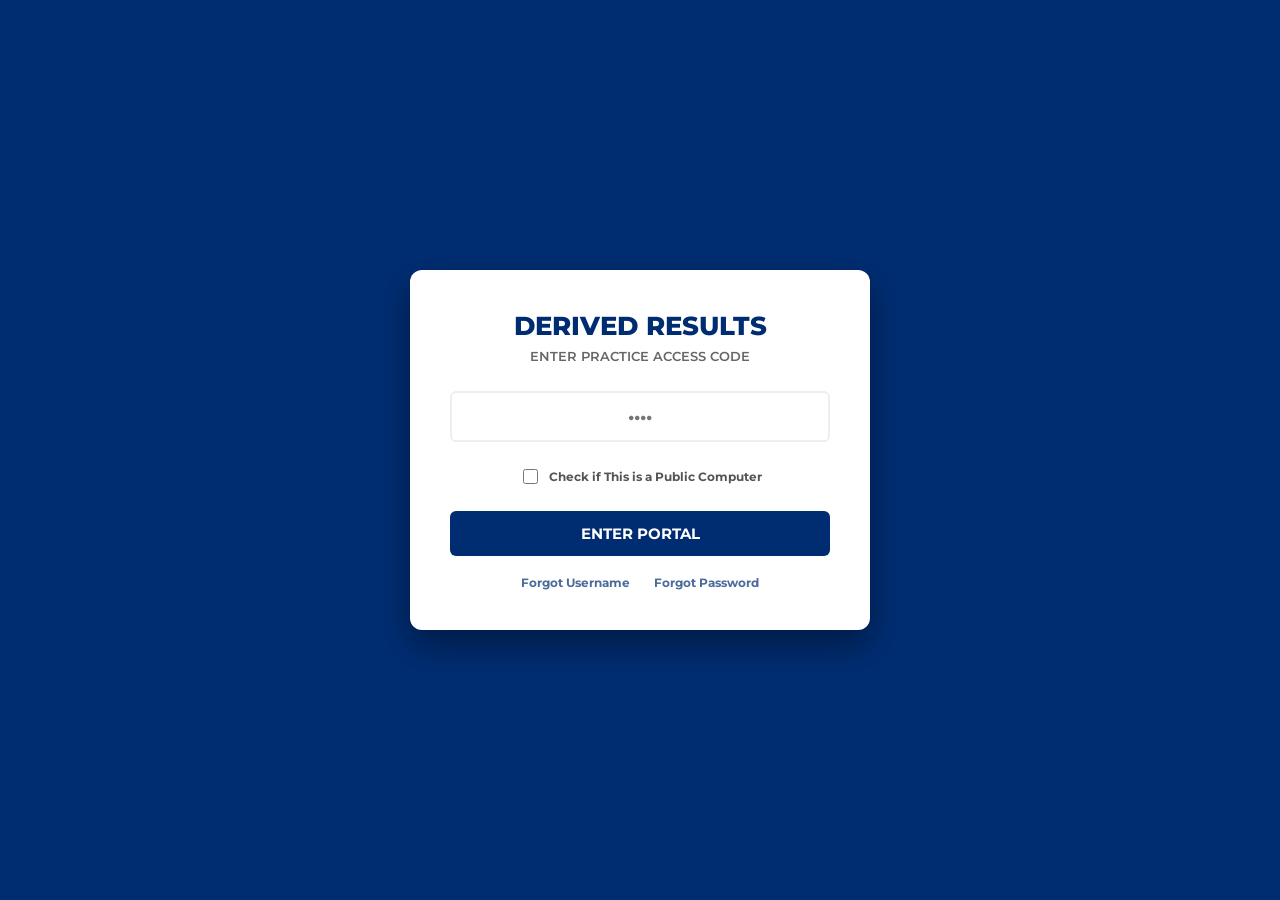
<file: index.html>
<!DOCTYPE html>
<html lang="en">
<head>
<meta charset="UTF-8">
<title>DR | Secure Access</title>
<link href="https://fonts.googleapis.com/css2?family=Montserrat:wght@400;600;700;800&display=swap" rel="stylesheet">
<link rel="stylesheet" href="styles.css">
<style>
body { display: flex; align-items: center; justify-content: center; height: 100vh; background: #002D72; margin: 0; font-family: 'Montserrat', sans-serif; overflow: hidden; }
.login-card { background: white; padding: 2.5rem; border-radius: 12px; text-align: center; width: 380px; box-shadow: 0 15px 35px rgba(0,0,0,0.4); }
.login-input { width: 100%; padding: 13px; margin: 1.2rem 0 0.5rem 0; border: 2px solid #eee; border-radius: 6px; text-align: center; font-size: 1.1rem; font-weight: 700; font-family: 'Montserrat'; box-sizing: border-box; }
.login-input:focus { outline: none; border-color: #002D72; }
.btn-login { background: #002D72; color: white; padding: 13px; width: 100%; border: none; border-radius: 6px; font-weight: 700; cursor: pointer; font-size: 0.95rem; font-family: 'Montserrat'; margin-top: 1rem; }
.btn-login:hover { background: #003d9e; }
.public-check { display: flex; align-items: center; justify-content: center; gap: 8px; margin: 1rem 0 0.5rem 0; font-size: 0.78rem; font-weight: 700; color: #555; cursor: pointer; }
.public-check input[type="checkbox"] { width: 15px; height: 15px; cursor: pointer; accent-color: #002D72; }
.login-links { display: flex; justify-content: center; gap: 1.5rem; margin-top: 1.2rem; }
.login-links a { font-size: 0.75rem; font-weight: 700; color: #002D72; text-decoration: none; opacity: 0.7; }
.login-links a:hover { opacity: 1; text-decoration: underline; }
</style>
</head>
<body>
<div class="login-card">
    <h1 style="color:#002D72; font-weight:800; margin:0 0 0.5rem 0; font-size: 1.6rem;">DERIVED RESULTS</h1>
    <p style="font-size: 0.8rem; color: #666; font-weight: 600; margin:0 0 0.5rem 0;">ENTER PRACTICE ACCESS CODE</p>
    <input type="password" id="passcode" class="login-input" placeholder="••••" onkeydown="if(event.key==='Enter') checkAuth()">
    <label class="public-check">
        <input type="checkbox" id="publicPC"> Check if This is a Public Computer
    </label>
    <button onclick="checkAuth()" class="btn-login">ENTER PORTAL</button>
    <p id="errMsg" style="color:#D6001C; font-size:0.75rem; margin-top:12px; font-weight:700; display:none;">ACCESS DENIED</p>
    <div class="login-links">
        <a href="#.html">Forgot Username</a>
        <a href="#.html">Forgot Password</a>
    </div>
</div>
<script>
function checkAuth() {
    if(document.getElementById('passcode').value === 'DR2026') {
        sessionStorage.setItem('isAuth', 'true');
        window.location.href = 'selector.html';
    } else {
        document.getElementById('errMsg').style.display = 'block';
    }
}
</script>
</body>
</html>
</file>
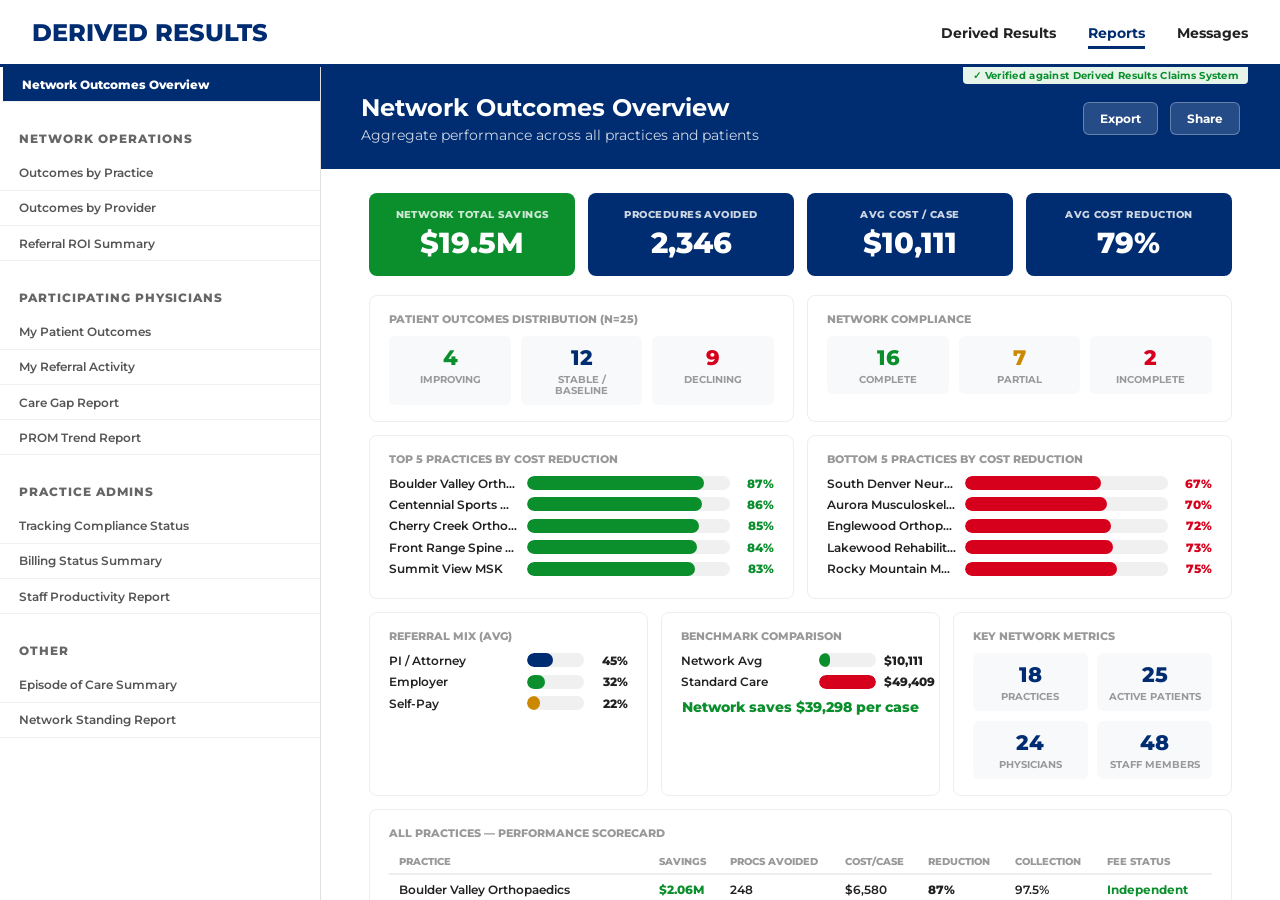
<file: analytics.html>
<!DOCTYPE html>
<html lang="en">
<head>
    <meta charset="UTF-8"><title>Derived Results | Analytics</title>
    <link href="https://fonts.googleapis.com/css2?family=Montserrat:wght@400;600;700;800&display=swap" rel="stylesheet">
    <link rel="stylesheet" href="styles.css">
    <style>
        .logo-area { text-decoration: none; }
        .report-sidebar { padding: 0; }
        .report-category { font-size: 0.75rem; font-weight: 800; text-transform: uppercase; letter-spacing: 0.08em; color: #666; padding: 1.8rem 1.2rem 0.6rem; margin: 0; }
        .report-category:first-child { padding-top: 1.2rem; }
        .report-item { display: block; width: 100%; text-align: left; background: none; border: none; border-bottom: 1px solid #f0f0f0; padding: 0.6rem 1.2rem; font-family: 'Montserrat'; font-size: 0.78rem; font-weight: 600; color: var(--text-muted); cursor: pointer; transition: background 0.15s; }
        .report-item:hover { background: #f4f7f6; color: var(--primary-navy); }
        .report-item.active { background: var(--primary-navy); color: white; font-weight: 800; }
        .report-item.overview-item { font-weight: 800; color: var(--primary-navy); border-left: 3px solid var(--primary-navy); }
        .report-item.overview-item.active { background: var(--primary-navy); color: white; border-left-color: white; }

        /* Infographic styles */
        .info-hero { display: grid; grid-template-columns: repeat(4, 1fr); gap: 0.8rem; margin-bottom: 1.2rem; }
        .info-hero-card { background: var(--primary-navy); color: white; border-radius: 8px; padding: 1rem 1.2rem; text-align: center; }
        .info-hero-card .hero-label { font-size: 0.6rem; font-weight: 800; text-transform: uppercase; letter-spacing: 0.05em; opacity: 0.8; }
        .info-hero-card .hero-value { font-size: 1.8rem; font-weight: 800; margin: 0.3rem 0 0; }
        .info-hero-card.accent { background: #0a8f2c; }
        .info-hero-card.warn { background: var(--secondary-red); }

        .info-row { display: grid; grid-template-columns: 1fr 1fr; gap: 0.8rem; margin-bottom: 0.8rem; }
        .info-panel { background: white; border: 1px solid #eee; border-radius: 8px; padding: 1rem 1.2rem; }
        .info-panel h4 { font-size: 0.7rem; font-weight: 800; text-transform: uppercase; color: #999; margin: 0 0 0.6rem; }
        .info-bar-row { display: flex; align-items: center; gap: 0.5rem; margin-bottom: 0.4rem; font-size: 0.78rem; font-weight: 600; }
        .info-bar-label { width: 130px; flex-shrink: 0; white-space: nowrap; overflow: hidden; text-overflow: ellipsis; }
        .info-bar-track { flex: 1; height: 14px; background: #f0f0f0; border-radius: 7px; overflow: hidden; }
        .info-bar-fill { height: 100%; border-radius: 7px; }
        .info-bar-pct { width: 36px; text-align: right; font-weight: 800; font-size: 0.75rem; }
        .info-mini-grid { display: grid; grid-template-columns: 1fr 1fr 1fr; gap: 0.6rem; }
        .info-mini-card { text-align: center; padding: 0.6rem; background: #f8f9fb; border-radius: 6px; }
        .info-mini-card .mini-val { font-size: 1.3rem; font-weight: 800; color: var(--primary-navy); }
        .info-mini-card .mini-label { font-size: 0.6rem; font-weight: 700; color: #999; text-transform: uppercase; margin-top: 0.2rem; }

        .info-row-3 { display: grid; grid-template-columns: 1fr 1fr 1fr; gap: 0.8rem; margin-bottom: 0.8rem; }

        .info-table { width: 100%; border-collapse: collapse; font-size: 0.78rem; }
        .info-table th { text-align: left; font-size: 0.6rem; font-weight: 800; text-transform: uppercase; color: #999; padding: 0.4rem 0.6rem; border-bottom: 2px solid #eee; }
        .info-table td { padding: 0.4rem 0.6rem; border-bottom: 1px solid #f5f5f5; font-weight: 600; }
        .info-table tr:hover { background: #f8f9fb; }

        .placeholder-view { display: flex; flex-direction: column; align-items: center; justify-content: center; min-height: 400px; color: var(--text-muted); }
        .placeholder-view h2 { color: var(--primary-navy); margin-bottom: 0.5rem; }
        .placeholder-view p { font-size: 0.9rem; max-width: 500px; text-align: center; line-height: 1.6; }
        .placeholder-tag { display: inline-block; background: #f0f0f0; color: #999; font-size: 0.7rem; font-weight: 800; text-transform: uppercase; padding: 0.3rem 0.8rem; border-radius: 4px; margin-top: 1rem; }
    </style>
</head>
<body>
    <header>
        <div class="header-brand">
            <a class="logo-area" href="./selector.html" data-branding="org-name">Derived Results</a>
            <span class="powered-badge">Powered by <strong>Derived Results</strong></span>
        </div>
        <nav id="topNav"></nav>
        <div class="reconciliation-badge">&#x2713; Verified against <span data-branding="org-name">Derived Results</span> Claims System</div>
    </header>
    <div class="wrapper">
        <aside class="sidebar" style="padding-top:0;">
            <nav class="report-sidebar" id="reportList"></nav>
        </aside>
        <main id="mainContent">
            <div id="reportHeader" class="detail-header">
                <div><h2 style="margin:0;" id="reportTitle"></h2><div style="font-size:0.9rem; opacity:0.8; margin-top:4px;" id="reportSub"></div></div>
                <div class="header-actions"><button class="btn btn-action" onclick="window.print()">Export</button><button class="btn btn-action">Share</button></div>
            </div>
            <div id="reportBody" class="view-section" style="background:white; padding-top:1.5rem; flex:1; overflow-y:auto;"></div>
        </main>
    </div>
    <script src="./mock-data.js"></script>
    <script src="./view-config.js"></script>
    <script src="./router.js"></script>
    <script src="./branding.js"></script>
    <script>
        let activeReport = '';
        let REPORTS = [];

        function buildSidebar() {
            const el = document.getElementById('reportList');
            const org = localStorage.getItem('dr_target_org') || 'Derived Results';
            let html = '';
            let lastCat = '';
            REPORTS.forEach(r => {
                if (r.cat !== lastCat && r.cat !== '_top' && r.cat !== '_adhoc') {
                    html += '<div class="report-category">' + r.cat + '</div>';
                    lastCat = r.cat;
                }
                const cls = r.cat === '_top' ? 'report-item overview-item' : 'report-item';
                const icon = '';
                const label = r.name.replace('{org}', org);
                html += '<button class="' + cls + (r.id === activeReport ? ' active' : '') + '" onclick="selectReport(\'' + r.id + '\')">' + icon + label + '</button>';
            });
            el.innerHTML = html;
        }

        function selectReport(id) {
            activeReport = id;
            document.querySelectorAll('.report-item').forEach(b => b.classList.remove('active'));
            const btn = document.querySelector('[onclick="selectReport(\'' + id + '\')"]');
            if (btn) btn.classList.add('active');
            const r = REPORTS.find(x => x.id === id);
            var org = localStorage.getItem('dr_target_org') || 'Derived Results';
            document.getElementById('reportTitle').textContent = r.name.replace('{org}', org);
            document.getElementById('reportSub').textContent = r.desc || 'Aggregate performance across all practices and patients';
            if (r.cat === '_top') renderOverviewDispatch();
            else if (REPORT_RENDERERS[id]) REPORT_RENDERERS[id]();
            else renderPlaceholder(r);
            initSortableTables();
        }

        /* --- Overview Dispatch --- */
        const OVERVIEW_RENDERERS = {
            renderMSKOverview: function() { renderMSKOverview(); },
            renderDRAdminAnalytics: function() { renderDRAdminAnalytics(); },
            renderTPAAnalytics: function() { renderTPAAnalytics(); },
            renderResearchAnalytics: function() { renderResearchAnalytics(); }
        };

        const REPORT_RENDERERS = {
            tpa_perf1:   function() { renderTPAPerf1(); },
            tpa_perf2:   function() { renderTPAPerf2(); },
            tpa_perf3:   function() { renderTPAPerf3(); },
            tpa_renewal: function() { renderTPA004(); },
            tpa3:        function() { renderTPA005(); },
            tpa4:        function() { renderTPA006(); },
            tpa1:        function() { renderTPA007(); },
            tpa2:        function() { renderTPA008(); }
        };

        function renderOverviewDispatch() {
            const config = ROUTER.getConfig();
            const fn = OVERVIEW_RENDERERS[config.analytics.overviewRenderer];
            if (fn) fn();
            else renderPlaceholder({ name: 'Overview', desc: 'No overview configured for this audience.' });
        }

        /* --- MSK Physician Overview --- */
        function renderMSKOverview() {
            const body = document.getElementById('reportBody');
            const totalSavings = PRACTICES.reduce((s, p) => s + parseFloat(p.totalSavings.replace(/[$Mk,]/g, '')) * (p.totalSavings.includes('M') ? 1000000 : 1000), 0);
            const totalProcs = PRACTICES.reduce((s, p) => s + parseInt(p.procsAvoided), 0);
            const avgCost = Math.round(PRACTICES.reduce((s, p) => s + parseFloat(p.costPerCase.replace(/[$,]/g, '')), 0) / PRACTICES.length);
            const avgReduction = Math.round(PRACTICES.reduce((s, p) => s + (100 - p.costPct), 0) / PRACTICES.length);

            let improving = 0, declining = 0, stable = 0;
            PATIENTS.forEach(p => {
                if (p.response.startsWith('+')) improving++;
                else if (p.response.startsWith('-')) declining++;
                else stable++;
            });

            let compComplete = 0, compPartial = 0, compIncomplete = 0;
            PATIENTS.forEach(p => {
                if (p.networkCompliance === 'Complete') compComplete++;
                else if (p.networkCompliance === 'Partial') compPartial++;
                else compIncomplete++;
            });

            const ranked = [...PRACTICES].sort((a, b) => a.costPct - b.costPct);
            const top5 = ranked.slice(0, 5);
            const bot5 = ranked.slice(-5).reverse();

            const refPI = Math.round(PRACTICES.reduce((s, p) => s + parseInt(p.refPI), 0) / PRACTICES.length);
            const refEmp = Math.round(PRACTICES.reduce((s, p) => s + parseInt(p.refEmployer), 0) / PRACTICES.length);
            const refSelf = Math.round(PRACTICES.reduce((s, p) => s + parseInt(p.refSelfPay), 0) / PRACTICES.length);

            body.innerHTML = `
                <div class="info-hero">
                    <div class="info-hero-card accent">
                        <div class="hero-label">Network Total Savings</div>
                        <div class="hero-value">$${(totalSavings / 1000000).toFixed(1)}M</div>
                    </div>
                    <div class="info-hero-card">
                        <div class="hero-label">Procedures Avoided</div>
                        <div class="hero-value">${totalProcs.toLocaleString()}</div>
                    </div>
                    <div class="info-hero-card">
                        <div class="hero-label">Avg Cost / Case</div>
                        <div class="hero-value">$${avgCost.toLocaleString()}</div>
                    </div>
                    <div class="info-hero-card">
                        <div class="hero-label">Avg Cost Reduction</div>
                        <div class="hero-value">${avgReduction}%</div>
                    </div>
                </div>
                <div class="info-row">
                    <div class="info-panel">
                        <h4>Patient Outcomes Distribution (n=${PATIENTS.length})</h4>
                        <div class="info-mini-grid">
                            <div class="info-mini-card"><div class="mini-val" style="color:#0a8f2c;">${improving}</div><div class="mini-label">Improving</div></div>
                            <div class="info-mini-card"><div class="mini-val">${stable}</div><div class="mini-label">Stable / Baseline</div></div>
                            <div class="info-mini-card"><div class="mini-val" style="color:var(--secondary-red);">${declining}</div><div class="mini-label">Declining</div></div>
                        </div>
                    </div>
                    <div class="info-panel">
                        <h4>Network Compliance</h4>
                        <div class="info-mini-grid">
                            <div class="info-mini-card"><div class="mini-val" style="color:#0a8f2c;">${compComplete}</div><div class="mini-label">Complete</div></div>
                            <div class="info-mini-card"><div class="mini-val" style="color:#cc8800;">${compPartial}</div><div class="mini-label">Partial</div></div>
                            <div class="info-mini-card"><div class="mini-val" style="color:var(--secondary-red);">${compIncomplete}</div><div class="mini-label">Incomplete</div></div>
                        </div>
                    </div>
                </div>
                <div class="info-row">
                    <div class="info-panel">
                        <h4>Top 5 Practices by Cost Reduction</h4>
                        ${top5.map(p => `<div class="info-bar-row">
                            <span class="info-bar-label">${p.name.length > 22 ? p.name.slice(0,22) + '...' : p.name}</span>
                            <div class="info-bar-track"><div class="info-bar-fill" style="width:${100-p.costPct}%; background:#0a8f2c;"></div></div>
                            <span class="info-bar-pct" style="color:#0a8f2c;">${100-p.costPct}%</span>
                        </div>`).join('')}
                    </div>
                    <div class="info-panel">
                        <h4>Bottom 5 Practices by Cost Reduction</h4>
                        ${bot5.map(p => `<div class="info-bar-row">
                            <span class="info-bar-label">${p.name.length > 22 ? p.name.slice(0,22) + '...' : p.name}</span>
                            <div class="info-bar-track"><div class="info-bar-fill" style="width:${100-p.costPct}%; background:var(--secondary-red);"></div></div>
                            <span class="info-bar-pct" style="color:var(--secondary-red);">${100-p.costPct}%</span>
                        </div>`).join('')}
                    </div>
                </div>
                <div class="info-row-3">
                    <div class="info-panel">
                        <h4>Referral Mix (Avg)</h4>
                        <div class="info-bar-row"><span class="info-bar-label">PI / Attorney</span><div class="info-bar-track"><div class="info-bar-fill" style="width:${refPI}%; background:var(--primary-navy);"></div></div><span class="info-bar-pct">${refPI}%</span></div>
                        <div class="info-bar-row"><span class="info-bar-label">Employer</span><div class="info-bar-track"><div class="info-bar-fill" style="width:${refEmp}%; background:#0a8f2c;"></div></div><span class="info-bar-pct">${refEmp}%</span></div>
                        <div class="info-bar-row"><span class="info-bar-label">Self-Pay</span><div class="info-bar-track"><div class="info-bar-fill" style="width:${refSelf}%; background:#cc8800;"></div></div><span class="info-bar-pct">${refSelf}%</span></div>
                    </div>
                    <div class="info-panel">
                        <h4>Benchmark Comparison</h4>
                        <div class="info-bar-row"><span class="info-bar-label">Network Avg</span><div class="info-bar-track"><div class="info-bar-fill" style="width:${Math.round(avgCost/494.09)}%; background:#0a8f2c;"></div></div><span class="info-bar-pct">$${avgCost.toLocaleString()}</span></div>
                        <div class="info-bar-row"><span class="info-bar-label">Standard Care</span><div class="info-bar-track"><div class="info-bar-fill" style="width:100%; background:var(--secondary-red);"></div></div><span class="info-bar-pct">$49,409</span></div>
                        <div style="text-align:center; margin-top:0.6rem; font-size:0.85rem; font-weight:800; color:#0a8f2c;">Network saves $${(49409-avgCost).toLocaleString()} per case</div>
                    </div>
                    <div class="info-panel">
                        <h4>Key Network Metrics</h4>
                        <div class="info-mini-grid" style="grid-template-columns:1fr 1fr;">
                            <div class="info-mini-card"><div class="mini-val">${PRACTICES.length}</div><div class="mini-label">Practices</div></div>
                            <div class="info-mini-card"><div class="mini-val">${PATIENTS.length}</div><div class="mini-label">Active Patients</div></div>
                            <div class="info-mini-card"><div class="mini-val">${PRACTICES.reduce((s,p) => s + p.staff.length, 0)}</div><div class="mini-label">Physicians</div></div>
                            <div class="info-mini-card"><div class="mini-val">${PRACTICES.reduce((s,p) => s + p.staff.reduce((a,st) => a + st.admins.length, 0), 0)}</div><div class="mini-label">Staff Members</div></div>
                        </div>
                    </div>
                </div>
                <div class="info-panel" style="margin-bottom:0.8rem;">
                    <h4>All Practices — Performance Scorecard</h4>
                    <table class="info-table">
                        <thead><tr><th>Practice</th><th>Savings</th><th>Procs Avoided</th><th>Cost/Case</th><th>Reduction</th><th>Collection</th><th>Fee Status</th></tr></thead>
                        <tbody>
                            ${[...PRACTICES].sort((a,b) => a.costPct - b.costPct).map(p => `<tr>
                                <td>${p.name}</td>
                                <td style="font-weight:800; color:#0a8f2c;">${p.totalSavings}</td>
                                <td>${p.procsAvoided}</td>
                                <td>${p.costPerCase}</td>
                                <td style="font-weight:800;">${100-p.costPct}%</td>
                                <td>${p.collection}</td>
                                <td style="color:${p.feeAutonomy === 'Independent' ? '#0a8f2c' : p.feeAutonomy === 'Under Review' ? 'var(--secondary-red)' : '#cc8800'}; font-weight:700;">${p.feeAutonomy}</td>
                            </tr>`).join('')}
                        </tbody>
                    </table>
                </div>`;
        }

        /* --- DR Admin Overview --- */
        function renderDRAdminAnalytics() {
            const body = document.getElementById('reportBody');
            const o = DR_ADMIN_OVERVIEW;
            body.innerHTML = `
                <div class="info-hero">
                    <div class="info-hero-card accent"><div class="hero-label">Network Savings</div><div class="hero-value">${o.networkSavings}</div></div>
                    <div class="info-hero-card"><div class="hero-label">Total Practices</div><div class="hero-value">${o.totalPractices}</div></div>
                    <div class="info-hero-card"><div class="hero-label">Active Patients</div><div class="hero-value">${o.activePatients.toLocaleString()}</div></div>
                    <div class="info-hero-card"><div class="hero-label">Compliance Rate</div><div class="hero-value">${o.complianceRate}</div></div>
                </div>
                <div class="info-row">
                    <div class="info-panel">
                        <h4>Participant Breakdown</h4>
                        <div class="info-mini-grid">
                            <div class="info-mini-card"><div class="mini-val">${o.totalPractices}</div><div class="mini-label">MSK Practices</div></div>
                            <div class="info-mini-card"><div class="mini-val">${o.totalTPAs}</div><div class="mini-label">TPAs</div></div>
                            <div class="info-mini-card"><div class="mini-val">${o.totalResearchers}</div><div class="mini-label">Researchers</div></div>
                        </div>
                    </div>
                    <div class="info-panel">
                        <h4>Network Highlights</h4>
                        <div class="info-mini-grid">
                            <div class="info-mini-card"><div class="mini-val" style="color:#0a8f2c;">${o.avgCostReduction}</div><div class="mini-label">Avg Cost Reduction</div></div>
                            <div class="info-mini-card"><div class="mini-val">${o.pendingOnboarding}</div><div class="mini-label">Pending Onboarding</div></div>
                            <div class="info-mini-card"><div class="mini-val" style="color:#0a8f2c;">${o.complianceRate}</div><div class="mini-label">Compliance</div></div>
                        </div>
                    </div>
                </div>
                <div class="info-row">
                    <div class="info-panel">
                        <h4>Compliance by Participant</h4>
                        ${DR_ADMIN_ENTITIES.filter(e => e.compliance !== '—').slice(0, 5).map(e => '<div class="info-bar-row"><span class="info-bar-label">' + (e.name.length > 22 ? e.name.slice(0,22) + '...' : e.name) + '</span><div class="info-bar-track"><div class="info-bar-fill" style="width:' + parseInt(e.compliance) + '%; background:#0a8f2c;"></div></div><span class="info-bar-pct">' + e.compliance + '</span></div>').join('')}
                    </div>
                    <div class="info-panel">
                        <h4>Savings by Participant</h4>
                        ${DR_ADMIN_ENTITIES.filter(e => e.savings !== '—').slice(0, 5).map(e => '<div class="info-bar-row"><span class="info-bar-label">' + (e.name.length > 22 ? e.name.slice(0,22) + '...' : e.name) + '</span><div class="info-bar-track"><div class="info-bar-fill" style="width:60%; background:var(--primary-navy);"></div></div><span class="info-bar-pct" style="width:50px;">' + e.savings + '</span></div>').join('')}
                    </div>
                </div>
                <div class="info-panel" style="margin-bottom:0.8rem;">
                    <h4>All Participants — Status Overview</h4>
                    <table class="info-table">
                        <thead><tr><th>Name</th><th>Type</th><th>Status</th><th>Members</th><th>Compliance</th><th>Savings</th></tr></thead>
                        <tbody>${DR_ADMIN_ENTITIES.map(e => '<tr><td>' + e.name + '</td><td>' + e.type + '</td><td style="color:' + (e.status === 'Active' ? '#0a8f2c' : e.status === 'Action Req' ? 'var(--secondary-red)' : '#cc8800') + '; font-weight:700;">' + e.status + '</td><td>' + e.members + '</td><td>' + e.compliance + '</td><td style="font-weight:800; color:#0a8f2c;">' + e.savings + '</td></tr>').join('')}</tbody>
                    </table>
                </div>`;
        }

        /* --- TPA Overview --- */
        function renderTPAAnalytics() {
            const body = document.getElementById('reportBody');
            const o = TPA_OVERVIEW;
            const sorted = [...TPA_CLIENTS].sort((a, b) => b.savingsVelocity - a.savingsVelocity);
            const top5 = sorted.slice(0, 5);
            const bot5 = sorted.slice(-5).reverse();
            const maxVelocity = sorted[0].savingsVelocity;
            body.innerHTML = `
                <div class="info-hero">
                    <div class="info-hero-card accent"><div class="hero-label">Network Savings</div><div class="hero-value">${o.networkSavings}</div></div>
                    <div class="info-hero-card"><div class="hero-label">Total Members</div><div class="hero-value">${o.totalMembers.toLocaleString()}</div></div>
                    <div class="info-hero-card"><div class="hero-label">Avg Savings / Member</div><div class="hero-value">${o.avgSavingsPerMember}</div></div>
                    <div class="info-hero-card"><div class="hero-label">Plan Sponsors</div><div class="hero-value">${o.totalClients}</div></div>
                </div>
                <div class="info-row">
                    <div class="info-panel">
                        <h4>Top Clients by Savings</h4>
                        ${top5.map(c => '<div class="info-bar-row"><span class="info-bar-label">' + (c.name.length > 22 ? c.name.slice(0,22) + '...' : c.name) + '</span><div class="info-bar-track"><div class="info-bar-fill" style="width:' + Math.round(c.savingsVelocity / maxVelocity * 100) + '%; background:#0a8f2c;"></div></div><span class="info-bar-pct" style="width:50px;">' + c.savingsVelocityLabel + '</span></div>').join('')}
                    </div>
                    <div class="info-panel">
                        <h4>Bottom Clients by Savings</h4>
                        ${bot5.map(c => '<div class="info-bar-row"><span class="info-bar-label">' + (c.name.length > 22 ? c.name.slice(0,22) + '...' : c.name) + '</span><div class="info-bar-track"><div class="info-bar-fill" style="width:' + Math.round(c.savingsVelocity / maxVelocity * 100) + '%; background:var(--secondary-red);"></div></div><span class="info-bar-pct" style="width:50px;">' + c.savingsVelocityLabel + '</span></div>').join('')}
                    </div>
                </div>
                <div class="info-panel" style="margin-bottom:0.8rem;">
                    <h4>All Plan Sponsors — Scorecard</h4>
                    <table class="info-table">
                        <thead><tr><th>Client</th><th>Members</th><th>Plan Type</th><th>Region</th><th>Savings to Date</th><th>Avg Member Savings</th></tr></thead>
                        <tbody>${TPA_CLIENTS.map(c => '<tr><td>' + c.name + '</td><td>' + c.memberCount.toLocaleString() + '</td><td>' + c.planType + '</td><td>' + c.region + '</td><td style="font-weight:800; color:#0a8f2c;">' + c.savingsToDate + '</td><td style="font-weight:700;">' + c.avgMemberSavings + '</td></tr>').join('')}</tbody>
                    </table>
                </div>`;
        }

        /* --- TPA Performance Reports --- */
        function initSortableTables() {
            document.querySelectorAll('#reportBody .info-table').forEach(function(table) {
                var headers = table.querySelectorAll('thead th');
                headers.forEach(function(th, colIdx) {
                    th.setAttribute('data-label', th.textContent.trim());
                    th.style.cursor = 'pointer';
                    th.style.userSelect = 'none';
                    th.title = 'Click to sort';
                    th.addEventListener('click', function() {
                        var wasAsc = th.getAttribute('data-sort') === 'asc';
                        var newDir = wasAsc ? 'desc' : 'asc';
                        var numDir = newDir === 'asc' ? 1 : -1;
                        headers.forEach(function(h) {
                            h.removeAttribute('data-sort');
                            h.textContent = h.getAttribute('data-label');
                        });
                        th.setAttribute('data-sort', newDir);
                        th.textContent = th.getAttribute('data-label') + (newDir === 'asc' ? ' ↑' : ' ↓');
                        var tbody = table.querySelector('tbody');
                        var rows = Array.from(tbody.querySelectorAll('tr'));
                        rows.sort(function(a, b) {
                            var aText = a.cells[colIdx] ? a.cells[colIdx].textContent.trim() : '';
                            var bText = b.cells[colIdx] ? b.cells[colIdx].textContent.trim() : '';
                            var aNum = parseFloat(aText.replace(/[^0-9.\-]/g, ''));
                            var bNum = parseFloat(bText.replace(/[^0-9.\-]/g, ''));
                            if (!isNaN(aNum) && !isNaN(bNum)) return (aNum - bNum) * numDir;
                            return aText.localeCompare(bText) * numDir;
                        });
                        rows.forEach(function(row) { tbody.appendChild(row); });
                    });
                });
            });
        }

        function tpaSecLabel(text) {
            return '<div style="font-size:0.6rem; font-weight:800; text-transform:uppercase; letter-spacing:0.1em; color:#aaa; padding:1rem 0 0.5rem; display:flex; align-items:center; gap:0.8rem;"><span>' + text + '</span><span style="flex:1; height:1px; background:#eee;"></span></div>';
        }

        /* Report 001: Current Active MSK Case Lifecycle */
        function renderTPAPerf1() {
            var body = document.getElementById('reportBody');
            var o = TPA_OVERVIEW;
            var phaseEval = 166, phaseTx = 320, phasePostOp = 106, total = o.activeCases;
            body.innerHTML =
                tpaSecLabel('Fiduciary Vital Signs') +
                '<div class="info-hero" style="grid-template-columns:repeat(3,1fr);">' +
                '<div class="info-hero-card warn"><div class="hero-label">Total Est. Financial Exposure</div><div class="hero-value">$5.2M</div><div style="font-size:0.62rem;opacity:0.75;margin-top:0.3rem;">Aggregate at-risk dollars across all active cases</div></div>' +
                '<div class="info-hero-card"><div class="hero-label">Active Member Census</div><div class="hero-value">' + o.activeCases.toLocaleString() + '</div><div style="font-size:0.62rem;opacity:0.75;margin-top:0.3rem;">Unique members currently enrolled in MSK program</div></div>' +
                '<div class="info-hero-card accent"><div class="hero-label">Aggregate Clinical Progression</div><div class="hero-value">67%</div><div style="font-size:0.62rem;opacity:0.75;margin-top:0.3rem;">Avg completion across all active treatment pathways</div></div></div>' +
                tpaSecLabel('Operational Velocity') +
                '<div class="info-row">' +
                '<div class="info-panel"><h4>Volume by Clinical Phase</h4>' +
                '<div class="info-bar-row"><span class="info-bar-label">Active Treatment</span><div class="info-bar-track"><div class="info-bar-fill" style="width:' + Math.round(phaseTx/total*100) + '%; background:var(--primary-navy);"></div></div><span class="info-bar-pct">' + phaseTx + '</span></div>' +
                '<div class="info-bar-row"><span class="info-bar-label">Evaluation</span><div class="info-bar-track"><div class="info-bar-fill" style="width:' + Math.round(phaseEval/total*100) + '%; background:#cc8800;"></div></div><span class="info-bar-pct">' + phaseEval + '</span></div>' +
                '<div class="info-bar-row"><span class="info-bar-label">Post-Op / Recovery</span><div class="info-bar-track"><div class="info-bar-fill" style="width:' + Math.round(phasePostOp/total*100) + '%; background:#0a8f2c;"></div></div><span class="info-bar-pct">' + phasePostOp + '</span></div></div>' +
                '<div class="info-panel"><h4>Cycle Time Average vs. Benchmark</h4>' +
                '<div class="info-mini-grid">' +
                '<div class="info-mini-card"><div class="mini-val" style="color:#cc8800;">8.4d</div><div class="mini-label">Evaluation Avg</div><div style="font-size:0.58rem;color:#999;margin-top:0.2rem;">Benchmark: 7.0d</div></div>' +
                '<div class="info-mini-card"><div class="mini-val" style="color:#cc8800;">42.1d</div><div class="mini-label">Active Tx Avg</div><div style="font-size:0.58rem;color:#999;margin-top:0.2rem;">Benchmark: 40.0d</div></div>' +
                '<div class="info-mini-card"><div class="mini-val" style="color:#0a8f2c;">28.6d</div><div class="mini-label">Post-Op Avg</div><div style="font-size:0.58rem;color:#999;margin-top:0.2rem;">Benchmark: 28.0d</div></div></div>' +
                '<div style="margin-top:1rem;padding-top:0.8rem;border-top:1px solid #f0f0f0;"><h4 style="margin-bottom:0.4rem;">TPA Data Sync Status</h4>' +
                '<div style="display:flex;align-items:center;gap:0.5rem;"><span style="width:8px;height:8px;border-radius:50%;background:#0a8f2c;display:inline-block;box-shadow:0 0 5px #0a8f2c;"></span>' +
                '<span style="font-size:0.78rem;font-weight:800;color:#0a8f2c;">Connected</span><span style="font-size:0.72rem;color:#999;">Deep Hook API &mdash; Last sync: 4 min ago</span></div></div></div></div>' +
                tpaSecLabel('Audit & Integrity Detail') +
                '<div class="info-panel" style="margin-bottom:0.8rem;"><table class="info-table"><thead><tr><th>Member ID / Case ID</th><th>Clinical Pathway</th><th>Current Status</th><th>Last Milestone</th><th>Projected Completion</th><th>Est. Savings Value</th></tr></thead><tbody>' +
                TPA_ACTIVE_CASES.map(function(c) {
                    var sc = c.status === 'Active Treatment' ? 'var(--primary-navy)' : c.status === 'Evaluation' ? '#cc8800' : '#0a8f2c';
                    return '<tr><td><span style="font-weight:800;">' + c.memberId + '</span><br><span style="color:#999;font-size:0.68rem;">' + c.caseId + '</span></td><td>' + c.pathway + '</td><td style="font-weight:700;color:' + sc + ';">' + c.status + '</td><td style="font-size:0.72rem;">' + c.lastMilestone + '</td><td style="white-space:nowrap;">' + c.projectedCompletion + '</td><td style="font-weight:800;color:#0a8f2c;">' + c.estimatedSavings + '</td></tr>';
                }).join('') +
                '</tbody></table></div>';
        }

        /* Report 002: Case Friction & Intervention Log */
        function renderTPAPerf2() {
            var body = document.getElementById('reportBody');
            var openCount = TPA_FRICTION_LOG.filter(function(f) { return f.interventionStatus === 'Open'; }).length;
            var frictionRate = (openCount / TPA_OVERVIEW.activeCases * 100).toFixed(1);
            var catTotals = {};
            TPA_FRICTION_LOG.forEach(function(f) { catTotals[f.category] = (catTotals[f.category] || 0) + 1; });
            var total = TPA_FRICTION_LOG.length;
            var resolved = TPA_FRICTION_LOG.filter(function(f){ return f.interventionStatus==='Resolved'; }).length;
            var inprog   = TPA_FRICTION_LOG.filter(function(f){ return f.interventionStatus==='In-Progress'; }).length;
            var openN    = TPA_FRICTION_LOG.filter(function(f){ return f.interventionStatus==='Open'; }).length;
            body.innerHTML =
                tpaSecLabel('Fiduciary Vital Signs') +
                '<div class="info-hero" style="grid-template-columns:repeat(2,1fr);">' +
                '<div class="info-hero-card warn"><div class="hero-label">Critical Friction Rate (Open Cases)</div><div class="hero-value">' + frictionRate + '%</div><div style="font-size:0.62rem;opacity:0.75;margin-top:0.3rem;">% of total active cases flagged with open severity alert</div></div>' +
                '<div class="info-hero-card"><div class="hero-label">Avg Time-to-Resolution</div><div class="hero-value">3.2 days</div><div style="font-size:0.62rem;opacity:0.75;margin-top:0.3rem;">Speed at which flagged barriers are resolved by TPA or DR team</div></div></div>' +
                tpaSecLabel('Operational Velocity') +
                '<div class="info-row"><div class="info-panel"><h4>Friction Category Distribution</h4>' +
                Object.entries(catTotals).map(function(e) {
                    return '<div class="info-bar-row"><span class="info-bar-label" style="width:160px;">' + e[0] + '</span><div class="info-bar-track"><div class="info-bar-fill" style="width:' + Math.round(e[1]/total*100) + '%; background:var(--secondary-red);"></div></div><span class="info-bar-pct">' + Math.round(e[1]/total*100) + '%</span></div>';
                }).join('') +
                '</div><div class="info-panel"><h4>Sentiment Trend &mdash; 30 Days</h4>' +
                '<div style="display:flex;align-items:baseline;gap:0.4rem;margin-bottom:0.5rem;"><span style="font-size:2.2rem;font-weight:900;color:#0a8f2c;">&#x2191; +4.2</span><span style="font-size:0.75rem;font-weight:700;color:var(--text-muted);">pts vs prior 30 days</span></div>' +
                '<div style="font-size:0.72rem;color:var(--text-muted);margin-bottom:0.8rem;">Member feedback trending positive. Portfolio NPS at ' + TPA_OVERVIEW.nps + ' &mdash; above network benchmark of 72.</div>' +
                '<div class="info-mini-grid">' +
                '<div class="info-mini-card"><div class="mini-val" style="color:#0a8f2c;">' + resolved + '</div><div class="mini-label">Resolved</div></div>' +
                '<div class="info-mini-card"><div class="mini-val" style="color:#cc8800;">' + inprog + '</div><div class="mini-label">In Progress</div></div>' +
                '<div class="info-mini-card"><div class="mini-val" style="color:var(--secondary-red);">' + openN + '</div><div class="mini-label">Open</div></div></div></div></div>' +
                tpaSecLabel('Audit & Integrity Detail') +
                '<div class="info-panel" style="margin-bottom:0.8rem;"><table class="info-table"><thead><tr><th>Case ID</th><th>Case Manager</th><th>Flag Date</th><th>Category</th><th>Narrative / Comments</th><th>Intervention Status</th></tr></thead><tbody>' +
                TPA_FRICTION_LOG.map(function(f) {
                    var sc = f.interventionStatus === 'Resolved' ? '#0a8f2c' : f.interventionStatus === 'In-Progress' ? '#cc8800' : 'var(--secondary-red)';
                    var cc = f.category === 'TPA Coordination Delay' ? 'var(--primary-navy)' : f.category === 'Member Dissatisfaction' ? 'var(--secondary-red)' : '#cc8800';
                    return '<tr><td style="font-weight:800;">' + f.caseId + '</td><td>' + f.managerId + '</td><td style="white-space:nowrap;">' + f.flagDate + '</td><td style="font-size:0.72rem;font-weight:700;color:' + cc + ';">' + f.category + '</td><td style="font-size:0.72rem;max-width:220px;">' + f.narrative + '</td><td style="font-weight:700;white-space:nowrap;color:' + sc + ';">' + f.interventionStatus + '</td></tr>';
                }).join('') +
                '</tbody></table></div>';
        }

        /* Report 003: High-Risk Stop Loss & Predictive Reserve */
        function renderTPAPerf3() {
            var body = document.getElementById('reportBody');
            var o = TPA_OVERVIEW;
            body.innerHTML =
                tpaSecLabel('Fiduciary Vital Signs') +
                '<div class="info-hero" style="grid-template-columns:repeat(3,1fr);">' +
                '<div class="info-hero-card warn"><div class="hero-label">Total Predictive Reserve</div><div class="hero-value">$1.34M</div><div style="font-size:0.62rem;opacity:0.75;margin-top:0.3rem;">Total estimated future spend for high-cost cases in pipeline</div></div>' +
                '<div class="info-hero-card"><div class="hero-label">Probability of Breach Count</div><div class="hero-value">' + o.stopLossRisk + '</div><div style="font-size:0.62rem;opacity:0.75;margin-top:0.3rem;">Members with &ge;80% likelihood of exceeding Stop Loss deductible</div></div>' +
                '<div class="info-hero-card accent"><div class="hero-label">Stop Loss Cost Avoidance</div><div class="hero-value">$340K</div><div style="font-size:0.62rem;opacity:0.75;margin-top:0.3rem;">Estimated savings from COE redirection of high-risk cases</div></div></div>' +
                tpaSecLabel('Operational Velocity') +
                '<div class="info-row">' +
                '<div class="info-panel"><h4>Intervention Success Rate</h4>' +
                '<div style="display:flex;align-items:baseline;gap:0.4rem;margin-bottom:0.5rem;"><span style="font-size:2.4rem;font-weight:900;color:#0a8f2c;">74%</span><span style="font-size:0.75rem;font-weight:700;color:var(--text-muted);">high-risk cases managed below threshold</span></div>' +
                '<div style="width:100%;height:10px;background:#f0f0f0;border-radius:5px;margin-bottom:0.5rem;"><div style="width:74%;height:100%;background:#0a8f2c;border-radius:5px;"></div></div>' +
                '<div style="font-size:0.65rem;font-weight:700;color:var(--text-muted);">Network benchmark: 68% &mdash; <span style="color:#0a8f2c;">+6 pts above benchmark</span></div>' +
                '<div style="font-size:0.65rem;color:var(--text-muted);margin-top:0.4rem;">% of High Risk cases successfully redirected or managed below stop-loss threshold.</div></div>' +
                '<div class="info-panel"><h4>TPA Notification Latency</h4>' +
                '<div style="display:flex;align-items:baseline;gap:0.4rem;margin-bottom:0.5rem;"><span style="font-size:2.4rem;font-weight:900;color:var(--primary-navy);">1.8</span><span style="font-size:0.75rem;font-weight:700;color:var(--text-muted);">days avg from detection to action</span></div>' +
                '<div style="width:100%;height:10px;background:#f0f0f0;border-radius:5px;margin-bottom:0.5rem;"><div style="width:36%;height:100%;background:var(--primary-navy);border-radius:5px;"></div></div>' +
                '<div style="font-size:0.65rem;font-weight:700;color:var(--text-muted);">SLA target: &le;2.0 days &mdash; <span style="color:#0a8f2c;">&#x2713; Within SLA</span></div>' +
                '<div style="font-size:0.65rem;color:var(--text-muted);margin-top:0.4rem;">Time elapsed between Probability of Breach detection and TPA action execution.</div></div></div>' +
                tpaSecLabel('Audit & Integrity Detail') +
                '<div class="info-panel" style="margin-bottom:0.8rem;"><table class="info-table"><thead><tr><th>Member ID</th><th>YTD Spend</th><th>Predictive Future Spend</th><th>Prob. of Breach</th><th>Primary Diagnosis (ICD-10)</th><th>TPA Action Taken</th></tr></thead><tbody>' +
                TPA_HIGH_RISK.map(function(m) {
                    var bc = m.breachProb >= 90 ? 'var(--secondary-red)' : m.breachProb >= 80 ? '#cc8800' : '#666';
                    return '<tr><td style="font-weight:800;">' + m.memberId + '</td><td>' + m.ytdSpend + '</td><td style="font-weight:700;color:var(--secondary-red);">' + m.predictiveSpend + '</td><td style="font-weight:900;font-size:0.9rem;color:' + bc + ';">' + m.breachProb + '%</td><td style="font-size:0.72rem;">' + m.icd10 + '</td><td style="font-size:0.72rem;font-weight:700;color:var(--primary-navy);">' + m.action + '</td></tr>';
                }).join('') +
                '</tbody></table></div>';
        }

        /* Report 004: MSK Carve-Out Renewal & ROI Validation */
        function renderTPA004() {
            var body = document.getElementById('reportBody');
            body.innerHTML =
                tpaSecLabel('Executive Fiduciary Pulse') +
                '<div class="info-hero" style="grid-template-columns:repeat(3,1fr);">' +
                '<div class="info-hero-card accent"><div class="hero-label">Net Program ROI</div><div class="hero-value">312%</div><div style="font-size:0.62rem;opacity:0.75;margin-top:0.3rem;">Net savings vs. program administration cost over contract period</div></div>' +
                '<div class="info-hero-card"><div class="hero-label">MSK Cost Trend Deflection</div><div class="hero-value">-8.7% YoY</div><div style="font-size:0.62rem;opacity:0.75;margin-top:0.3rem;">Portfolio cost trend vs. market benchmark of +5.2%</div></div>' +
                '<div class="info-hero-card"><div class="hero-label">PEPM Savings Impact</div><div class="hero-value">$14.20</div><div style="font-size:0.62rem;opacity:0.75;margin-top:0.3rem;">Per employee per month savings attributed to MSK program</div></div>' +
                '</div>' +
                tpaSecLabel('Strategic Performance Drivers') +
                '<div class="info-row">' +
                '<div class="info-panel"><h4>Surgical Avoidance Rate</h4>' +
                '<div style="display:flex;align-items:baseline;gap:0.4rem;margin-bottom:0.5rem;"><span style="font-size:2.4rem;font-weight:900;color:#0a8f2c;">94%</span><span style="font-size:0.75rem;font-weight:700;color:var(--text-muted);">of members diverted from surgical pathway</span></div>' +
                '<div style="width:100%;height:10px;background:#f0f0f0;border-radius:5px;margin-bottom:0.5rem;"><div style="width:94%;height:100%;background:#0a8f2c;border-radius:5px;"></div></div>' +
                '<div style="font-size:0.65rem;font-weight:700;color:var(--text-muted);">Network benchmark: 78% &mdash; <span style="color:#0a8f2c;">+16 pts above benchmark</span></div>' +
                '<div style="font-size:0.65rem;color:var(--text-muted);margin-top:0.4rem;">Members completing conservative care protocol without requiring surgical intervention.</div></div>' +
                '<div class="info-panel"><h4>Member Outcomes &amp; Retention</h4>' +
                '<div class="info-mini-grid">' +
                '<div class="info-mini-card"><div class="mini-val" style="color:#0a8f2c;">94%</div><div class="mini-label">Surgery-Free</div></div>' +
                '<div class="info-mini-card"><div class="mini-val" style="color:var(--primary-navy);">80</div><div class="mini-label">Portfolio NPS</div></div>' +
                '<div class="info-mini-card"><div class="mini-val" style="color:#0a8f2c;">3.2%</div><div class="mini-label">Leakage Rate</div></div>' +
                '</div>' +
                '<div style="font-size:0.65rem;color:var(--text-muted);margin-top:0.8rem;">Network leakage: members who bypassed program and sought out-of-network surgical care.</div></div>' +
                '</div>' +
                tpaSecLabel('Audit Transaction Ledger') +
                '<div class="info-panel" style="margin-bottom:0.8rem;"><table class="info-table"><thead><tr><th>Plan Sponsor</th><th>YoY Cost Change</th><th>Admin Fee Reconciliation</th><th>Perf. Guarantee</th><th>Rebate / Credit</th><th>Renewal Milestone</th></tr></thead><tbody>' +
                TPA_RENEWAL_LEDGER.map(function(r) {
                    var pc = parseFloat(r.yoyChange) < 0 ? '#0a8f2c' : 'var(--secondary-red)';
                    var gc = r.perfGuarantee === 'Exceeded' ? '#0a8f2c' : r.perfGuarantee === 'Met' ? 'var(--primary-navy)' : '#cc8800';
                    return '<tr><td style="font-weight:800;">' + r.sponsor + '</td><td style="font-weight:900;color:' + pc + ';">' + r.yoyChange + '</td><td>' + r.adminFee + '</td><td style="font-weight:700;color:' + gc + ';">' + r.perfGuarantee + '</td><td style="font-weight:800;color:#0a8f2c;">' + r.rebate + '</td><td style="font-size:0.72rem;">' + r.milestone + '</td></tr>';
                }).join('') +
                '</tbody></table></div>';
        }

        /* Report 005: Plan Sponsor Fiduciary Scorecard */
        function renderTPA005() {
            var body = document.getElementById('reportBody');
            body.innerHTML =
                tpaSecLabel('Executive Fiduciary Pulse') +
                '<div class="info-hero" style="grid-template-columns:repeat(2,1fr);">' +
                '<div class="info-hero-card warn"><div class="hero-label">Total Cost of Risk (TCOR)</div><div class="hero-value">$1.42M</div><div style="font-size:0.62rem;opacity:0.75;margin-top:0.3rem;">Aggregate plan risk including claims, admin, and stop-loss exposure</div></div>' +
                '<div class="info-hero-card accent"><div class="hero-label">Fiduciary Compliance Health</div><div class="hero-value">94%</div><div style="font-size:0.62rem;opacity:0.75;margin-top:0.3rem;">Combined score across SLA adherence, document compliance, and audit readiness</div></div>' +
                '</div>' +
                tpaSecLabel('Strategic Performance Drivers') +
                '<div class="info-row">' +
                '<div class="info-panel"><h4>TPA Operational Quality</h4>' +
                '<div class="info-mini-grid">' +
                '<div class="info-mini-card"><div class="mini-val" style="color:#0a8f2c;">98.4%</div><div class="mini-label">Adjudication Accuracy</div></div>' +
                '<div class="info-mini-card"><div class="mini-val" style="color:#0a8f2c;">99.7%</div><div class="mini-label">API Uptime</div></div>' +
                '<div class="info-mini-card"><div class="mini-val" style="color:var(--primary-navy);">1.6d</div><div class="mini-label">Avg Response Time</div></div>' +
                '</div>' +
                '<div style="font-size:0.65rem;color:var(--text-muted);margin-top:0.8rem;">Adjudication accuracy measures correctly processed claims vs. total. API uptime reflects Deep Hook integration availability.</div></div>' +
                '<div class="info-panel"><h4>Appeals &amp; Grievances</h4>' +
                '<div style="display:flex;align-items:baseline;gap:0.4rem;margin-bottom:0.5rem;"><span style="font-size:2.4rem;font-weight:900;color:var(--primary-navy);">18</span><span style="font-size:0.75rem;font-weight:700;color:var(--text-muted);">total in reporting period</span></div>' +
                '<div class="info-mini-grid">' +
                '<div class="info-mini-card"><div class="mini-val" style="color:#0a8f2c;">14</div><div class="mini-label">Closed</div></div>' +
                '<div class="info-mini-card"><div class="mini-val" style="color:#cc8800;">3</div><div class="mini-label">In Review</div></div>' +
                '<div class="info-mini-card"><div class="mini-val" style="color:var(--secondary-red);">1</div><div class="mini-label">Escalated</div></div>' +
                '</div></div>' +
                '</div>' +
                tpaSecLabel('Audit Transaction Ledger') +
                '<div class="info-panel" style="margin-bottom:0.8rem;"><table class="info-table"><thead><tr><th>Plan Sponsor</th><th>SLA Penalties</th><th>Plan Doc Amendments</th><th>Avg Response Time</th><th>Fee Disclosure</th><th>Audit Status</th></tr></thead><tbody>' +
                TPA_FIDUCIARY_LEDGER.map(function(r) {
                    var sc = r.slaPenalties === '$0' ? '#0a8f2c' : 'var(--secondary-red)';
                    var dc = r.feeDisclosure === 'Current' ? '#0a8f2c' : '#cc8800';
                    var ac = r.auditStatus === 'Clean' ? '#0a8f2c' : r.auditStatus === 'Reviewed' ? 'var(--primary-navy)' : '#cc8800';
                    return '<tr><td style="font-weight:800;">' + r.sponsor + '</td><td style="font-weight:700;color:' + sc + ';">' + r.slaPenalties + '</td><td>' + r.planAmendments + '</td><td>' + r.avgResponseTime + '</td><td style="font-weight:700;color:' + dc + ';">' + r.feeDisclosure + '</td><td style="font-weight:700;color:' + ac + ';">' + r.auditStatus + '</td></tr>';
                }).join('') +
                '</tbody></table></div>';
        }

        /* Report 006: Claims & Billing Transparency Summary */
        function renderTPA006() {
            var body = document.getElementById('reportBody');
            body.innerHTML =
                tpaSecLabel('Executive Fiduciary Pulse') +
                '<div class="info-hero" style="grid-template-columns:repeat(3,1fr);">' +
                '<div class="info-hero-card"><div class="hero-label">Gross Paid Claims (Period)</div><div class="hero-value">$2.84M</div><div style="font-size:0.62rem;opacity:0.75;margin-top:0.3rem;">Total gross claims paid across all plan sponsors this period</div></div>' +
                '<div class="info-hero-card accent"><div class="hero-label">Net Paid After Savings</div><div class="hero-value">$1.66M</div><div style="font-size:0.62rem;opacity:0.75;margin-top:0.3rem;">Net cost after applying program discounts, avoidance, and COE savings</div></div>' +
                '<div class="info-hero-card warn"><div class="hero-label">Stop Loss Recovery Pending</div><div class="hero-value">$180K</div><div style="font-size:0.62rem;opacity:0.75;margin-top:0.3rem;">Reinsurance recovery filings awaiting carrier adjudication</div></div>' +
                '</div>' +
                tpaSecLabel('Strategic Performance Drivers') +
                '<div class="info-row">' +
                '<div class="info-panel"><h4>Spend by MSK Category</h4>' +
                '<div class="info-bar-row"><span class="info-bar-label">PT / Conservative Care</span><div class="info-bar-track"><div class="info-bar-fill" style="width:45%; background:var(--primary-navy);"></div></div><span class="info-bar-pct">45%</span></div>' +
                '<div class="info-bar-row"><span class="info-bar-label">Surgical Cases</span><div class="info-bar-track"><div class="info-bar-fill" style="width:28%; background:var(--secondary-red);"></div></div><span class="info-bar-pct">28%</span></div>' +
                '<div class="info-bar-row"><span class="info-bar-label">Imaging &amp; Diagnostics</span><div class="info-bar-track"><div class="info-bar-fill" style="width:15%; background:#cc8800;"></div></div><span class="info-bar-pct">15%</span></div>' +
                '<div class="info-bar-row"><span class="info-bar-label">DME &amp; Other</span><div class="info-bar-track"><div class="info-bar-fill" style="width:12%; background:#999;"></div></div><span class="info-bar-pct">12%</span></div>' +
                '</div>' +
                '<div class="info-panel"><h4>Claims Integrity Flags</h4>' +
                '<div class="info-mini-grid">' +
                '<div class="info-mini-card"><div class="mini-val" style="color:#cc8800;">3</div><div class="mini-label">Duplicate Flags</div></div>' +
                '<div class="info-mini-card"><div class="mini-val" style="color:var(--secondary-red);">2</div><div class="mini-label">Discount Shortfall</div></div>' +
                '<div class="info-mini-card"><div class="mini-val" style="color:#0a8f2c;">$4,200</div><div class="mini-label">Savings Confirmed</div></div>' +
                '</div>' +
                '<div style="font-size:0.65rem;color:var(--text-muted);margin-top:0.8rem;">Provider discount verification flags claims where contractual discount was not fully applied. Duplicate detection cross-references service date, NPI, and procedure code.</div></div>' +
                '</div>' +
                tpaSecLabel('Audit Transaction Ledger') +
                '<div class="info-panel" style="margin-bottom:0.8rem;"><table class="info-table"><thead><tr><th>Claim ID</th><th>Service Date</th><th>NPI / Tax ID</th><th>ICD-10 / CPT</th><th>Billed</th><th>Allowed</th><th>Member Cost Share</th><th>Remark Code</th></tr></thead><tbody>' +
                TPA_CLAIMS_LEDGER.map(function(c) {
                    return '<tr><td style="font-weight:800;">' + c.claimId + '</td><td style="white-space:nowrap;">' + c.serviceDate + '</td><td style="font-size:0.68rem;color:#999;">' + c.npiTaxId + '</td><td style="font-size:0.72rem;">' + c.icdCpt + '</td><td>' + c.billed + '</td><td style="font-weight:700;color:#0a8f2c;">' + c.allowed + '</td><td>' + c.memberShare + '</td><td style="font-size:0.72rem;color:#999;">' + c.remarkCode + '</td></tr>';
                }).join('') +
                '</tbody></table></div>';
        }

        /* Report 007: Member Clinical Outcomes & Productivity Tracker */
        function renderTPA007() {
            var body = document.getElementById('reportBody');
            var avgPainInit = (TPA_MEMBER_OUTCOMES.reduce(function(s,m){ return s + m.painInitial; }, 0) / TPA_MEMBER_OUTCOMES.length).toFixed(1);
            var avgPainCurr = (TPA_MEMBER_OUTCOMES.reduce(function(s,m){ return s + m.painCurrent; }, 0) / TPA_MEMBER_OUTCOMES.length).toFixed(1);
            var painReduction = (((avgPainInit - avgPainCurr) / avgPainInit) * 100).toFixed(0);
            var completed = TPA_MEMBER_OUTCOMES.filter(function(m){ return m.milestoneCompletion === 100; }).length;
            body.innerHTML =
                tpaSecLabel('Clinical Economic Impact') +
                '<div class="info-hero" style="grid-template-columns:repeat(3,1fr);">' +
                '<div class="info-hero-card accent"><div class="hero-label">Avg RTW Acceleration</div><div class="hero-value">-42%</div><div style="font-size:0.62rem;opacity:0.75;margin-top:0.3rem;">Reduction in days away from work vs. traditional TPA-managed MSK cases</div></div>' +
                '<div class="info-hero-card accent"><div class="hero-label">Surgery Avoidance Success</div><div class="hero-value">94%</div><div style="font-size:0.62rem;opacity:0.75;margin-top:0.3rem;">Members who completed conservative pathway and avoided scheduled surgery</div></div>' +
                '<div class="info-hero-card"><div class="hero-label">Functional Improvement Index</div><div class="hero-value">78/100</div><div style="font-size:0.62rem;opacity:0.75;margin-top:0.3rem;">Aggregate PROM score reflecting mobility and pain reduction across portfolio</div></div>' +
                '</div>' +
                tpaSecLabel('Engagement & Recovery Velocity') +
                '<div class="info-row">' +
                '<div class="info-panel"><h4>Care Pathway Adherence</h4>' +
                '<div style="display:flex;align-items:baseline;gap:0.4rem;margin-bottom:0.5rem;"><span style="font-size:2.4rem;font-weight:900;color:#0a8f2c;">87%</span><span style="font-size:0.75rem;font-weight:700;color:var(--text-muted);">members consistently completing prescriptions</span></div>' +
                '<div style="width:100%;height:10px;background:#f0f0f0;border-radius:5px;margin-bottom:0.5rem;"><div style="width:87%;height:100%;background:#0a8f2c;border-radius:5px;"></div></div>' +
                '<div style="font-size:0.65rem;font-weight:700;color:var(--text-muted);">Network benchmark: 71% &mdash; <span style="color:#0a8f2c;">+16 pts above benchmark</span></div>' +
                '</div>' +
                '<div class="info-panel"><h4>Patient-Directed Functional Improvement (PDFI)</h4>' +
                '<div style="display:grid;grid-template-columns:1fr 1fr;gap:0.8rem;margin-bottom:0.8rem;">' +
                '<div style="text-align:center;padding:0.8rem;background:#fafafa;border-radius:6px;border:1px solid #eee;"><div style="font-size:0.62rem;font-weight:800;text-transform:uppercase;color:#999;margin-bottom:0.3rem;">Avg Intake Score</div><div style="font-size:2.4rem;font-weight:900;color:var(--secondary-red);">' + avgPainInit + '</div></div>' +
                '<div style="text-align:center;padding:0.8rem;background:#fafafa;border-radius:6px;border:1px solid #eee;"><div style="font-size:0.62rem;font-weight:800;text-transform:uppercase;color:#999;margin-bottom:0.3rem;">Avg Current Score</div><div style="font-size:2.4rem;font-weight:900;color:#0a8f2c;">' + avgPainCurr + '</div></div>' +
                '</div>' +
                '<div style="text-align:center;padding:0.6rem;background:#f0fff4;border-radius:6px;border:1px solid #c3f0d0;">' +
                '<span style="font-size:1.1rem;font-weight:900;color:#0a8f2c;">&#x2193; ' + painReduction + '% reduction</span>' +
                '<span style="font-size:0.68rem;color:#0a8f2c;margin-left:0.4rem;">portfolio average</span></div>' +
                '<div style="font-size:0.65rem;color:var(--text-muted);margin-top:0.6rem;">Member-defined functional goal achievement score. Higher score indicates greater functional recovery.</div></div>' +
                '</div>' +
                tpaSecLabel('Member Forensic Detail') +
                '<div class="info-panel" style="margin-bottom:0.8rem;"><table class="info-table"><thead><tr><th>Member ID</th><th>Diagnosis Group</th><th>Pain Score (Intake / Current)</th><th>Expected RTW</th><th>Actual RTW</th><th>Milestone Completion</th><th>CSAT</th></tr></thead><tbody>' +
                TPA_MEMBER_OUTCOMES.map(function(m) {
                    var pc = m.painCurrent < m.painInitial * 0.5 ? '#0a8f2c' : m.painCurrent < m.painInitial * 0.75 ? '#cc8800' : 'var(--secondary-red)';
                    var mc = m.milestoneCompletion === 100 ? '#0a8f2c' : m.milestoneCompletion >= 60 ? '#cc8800' : 'var(--secondary-red)';
                    var rtwColor = m.rtwActual === 'Pending' ? '#999' : m.rtwActual <= m.rtwExpected ? '#0a8f2c' : 'var(--secondary-red)';
                    var csatColor = m.csat >= 9 ? '#0a8f2c' : m.csat >= 7 ? '#cc8800' : 'var(--secondary-red)';
                    return '<tr><td style="font-weight:800;">' + m.memberId + '</td><td>' + m.diagGroup + '</td>' +
                        '<td><span style="color:var(--secondary-red);font-weight:700;">' + m.painInitial + '</span> &rarr; <span style="font-weight:900;color:' + pc + ';">' + m.painCurrent + '</span></td>' +
                        '<td style="white-space:nowrap;">' + m.rtwExpected + '</td>' +
                        '<td style="white-space:nowrap;font-weight:700;color:' + rtwColor + ';">' + m.rtwActual + '</td>' +
                        '<td><div style="display:flex;align-items:center;gap:0.4rem;"><div style="flex:1;height:6px;background:#f0f0f0;border-radius:3px;"><div style="width:' + m.milestoneCompletion + '%;height:100%;background:' + mc + ';border-radius:3px;"></div></div><span style="font-weight:700;color:' + mc + ';white-space:nowrap;">' + m.milestoneCompletion + '%</span></div></td>' +
                        '<td style="font-weight:900;font-size:0.9rem;color:' + csatColor + ';">' + m.csat + '/10</td></tr>';
                }).join('') +
                '</tbody></table></div>';
        }

        /* Report 008: Comparative Cost Savings & ROI by Client */
        function renderTPA008() {
            var body = document.getElementById('reportBody');
            var totalSavings = TPA_SAVINGS_DETAIL.reduce(function(s, c) {
                return s + parseInt(c.savings.replace(/[$,]/g, ''));
            }, 0);
            var avoidCount = TPA_SAVINGS_DETAIL.filter(function(c){ return c.savingsCategory === 'Volume Avoidance'; }).length;
            body.innerHTML =
                tpaSecLabel('Clinical Economic Impact') +
                '<div class="info-hero" style="grid-template-columns:repeat(3,1fr);">' +
                '<div class="info-hero-card accent"><div class="hero-label">Total Documented Savings (Net)</div><div class="hero-value">$1.18M</div><div style="font-size:0.62rem;opacity:0.75;margin-top:0.3rem;">Gross savings from avoided procedures and lower rates, minus MSK vendor fees</div></div>' +
                '<div class="info-hero-card"><div class="hero-label">Savings Per Enrolled Member</div><div class="hero-value">$2,140</div><div style="font-size:0.62rem;opacity:0.75;margin-top:0.3rem;">Average financial benefit per member who engaged with the carve-out</div></div>' +
                '<div class="info-hero-card"><div class="hero-label">Projected vs. Actual Variance</div><div class="hero-value">-2.3%</div><div style="font-size:0.62rem;opacity:0.75;margin-top:0.3rem;">30% reduction claim tracks within -2.3% of initial actuarial projection</div></div>' +
                '</div>' +
                tpaSecLabel('Engagement & Recovery Velocity') +
                '<div class="info-row">' +
                '<div class="info-panel"><h4>Spend by Site of Service</h4>' +
                '<div style="font-size:0.65rem;color:var(--text-muted);margin-bottom:0.6rem;">Shift from high-cost inpatient to lower-cost outpatient and home-based care.</div>' +
                '<div class="info-bar-row"><span class="info-bar-label">Outpatient Facility</span><div class="info-bar-track"><div class="info-bar-fill" style="width:48%; background:var(--primary-navy);"></div></div><span class="info-bar-pct">48%</span></div>' +
                '<div class="info-bar-row"><span class="info-bar-label">Home-Based / PT</span><div class="info-bar-track"><div class="info-bar-fill" style="width:28%; background:#0a8f2c;"></div></div><span class="info-bar-pct">28%</span></div>' +
                '<div class="info-bar-row"><span class="info-bar-label">Inpatient Hospital</span><div class="info-bar-track"><div class="info-bar-fill" style="width:12%; background:var(--secondary-red);"></div></div><span class="info-bar-pct">12% <span style="font-size:0.62rem;color:#0a8f2c;">(&#x2193; from 34%)</span></span></div>' +
                '<div class="info-bar-row"><span class="info-bar-label">Other</span><div class="info-bar-track"><div class="info-bar-fill" style="width:12%; background:#bbb;"></div></div><span class="info-bar-pct">12%</span></div>' +
                '</div>' +
                '<div class="info-panel"><h4>Claims Avoidance &amp; Discount Depth</h4>' +
                '<div style="margin-bottom:0.8rem;">' +
                '<div style="font-size:0.62rem;font-weight:800;text-transform:uppercase;color:#999;margin-bottom:0.2rem;">Avoided High-Cost CPT Codes</div>' +
                '<div style="display:flex;align-items:baseline;gap:0.4rem;"><span style="font-size:2.2rem;font-weight:900;color:#0a8f2c;">' + avoidCount + '</span><span style="font-size:0.75rem;color:var(--text-muted);">surgeries / MRIs avoided this period</span></div>' +
                '<div style="font-size:0.65rem;color:var(--text-muted);">High-cost CPT codes canceled in favor of conservative DR pathways.</div></div>' +
                '<div style="padding-top:0.8rem;border-top:1px solid #f0f0f0;">' +
                '<div style="font-size:0.62rem;font-weight:800;text-transform:uppercase;color:#999;margin-bottom:0.2rem;">Deep Hook Network Discount Depth</div>' +
                '<div style="display:flex;align-items:baseline;gap:0.4rem;"><span style="font-size:2.2rem;font-weight:900;color:var(--primary-navy);">28.4%</span><span style="font-size:0.75rem;color:var(--text-muted);">below standard PPO contracted rate</span></div>' +
                '<div style="font-size:0.65rem;color:var(--text-muted);">Difference between TPA standard PPO rate and DR Deep Hook contracted rate.</div></div>' +
                '</div>' +
                '</div>' +
                tpaSecLabel('Member Forensic Detail') +
                '<div class="info-panel" style="margin-bottom:0.8rem;"><table class="info-table"><thead><tr><th>Claim ID</th><th>Procedure Description</th><th>Original TPA Est. Cost</th><th>Actual DR Carve-out Cost</th><th>Realized Savings</th><th>Savings Category</th><th>Date Realized</th></tr></thead><tbody>' +
                TPA_SAVINGS_DETAIL.map(function(c) {
                    var sc = c.savingsCategory === 'Volume Avoidance' ? 'var(--primary-navy)' : c.savingsCategory === 'Site Shift' ? '#cc8800' : '#0a8f2c';
                    return '<tr><td style="font-weight:800;">' + c.claimId + '</td><td>' + c.procedureDesc + '</td>' +
                        '<td style="font-size:0.78rem;">' + c.tpaCost + '</td>' +
                        '<td style="font-weight:700;color:#0a8f2c;">' + c.drCost + '</td>' +
                        '<td style="font-weight:900;color:#0a8f2c;">' + c.savings + '</td>' +
                        '<td><span style="font-size:0.68rem;font-weight:700;color:' + sc + ';background:' + sc.replace(')', ',0.08)').replace('var(', 'rgba(').replace('--primary-navy', '10,20,60').replace('--secondary-red', '180,20,20') + ';padding:2px 6px;border-radius:3px;">' + c.savingsCategory + '</span></td>' +
                        '<td style="white-space:nowrap;font-size:0.72rem;">' + c.dateSaved + '</td></tr>';
                }).join('') +
                '</tbody></table></div>';
        }

        /* --- Researcher Overview --- */
        function renderResearchAnalytics() {
            const body = document.getElementById('reportBody');
            const o = RESEARCH_OVERVIEW;
            body.innerHTML = `
                <div class="info-hero">
                    <div class="info-hero-card"><div class="hero-label">Active Projects</div><div class="hero-value">${o.activeProjects}</div></div>
                    <div class="info-hero-card"><div class="hero-label">Total Subjects</div><div class="hero-value">${o.totalSubjects.toLocaleString()}</div></div>
                    <div class="info-hero-card accent"><div class="hero-label">Data Completeness</div><div class="hero-value">${o.dataCompleteness}</div></div>
                    <div class="info-hero-card"><div class="hero-label">Datasets Available</div><div class="hero-value">${o.datasetsAvailable}</div></div>
                </div>
                <div class="info-row">
                    <div class="info-panel">
                        <h4>Research Activity</h4>
                        <div class="info-mini-grid">
                            <div class="info-mini-card"><div class="mini-val" style="color:#0a8f2c;">${o.publishedStudies}</div><div class="mini-label">Published Studies</div></div>
                            <div class="info-mini-card"><div class="mini-val">${o.pendingIRB}</div><div class="mini-label">Pending IRB</div></div>
                            <div class="info-mini-card"><div class="mini-val">${o.datasetsAvailable}</div><div class="mini-label">Datasets</div></div>
                        </div>
                    </div>
                    <div class="info-panel">
                        <h4>Subjects by Project</h4>
                        ${RESEARCH_PROJECTS.filter(p => p.subjects > 0).map(p => '<div class="info-bar-row"><span class="info-bar-label">' + (p.name.length > 22 ? p.name.slice(0,22) + '...' : p.name) + '</span><div class="info-bar-track"><div class="info-bar-fill" style="width:' + Math.round(p.subjects / 28) + '%; background:var(--primary-navy);"></div></div><span class="info-bar-pct">' + p.subjects + '</span></div>').join('')}
                    </div>
                </div>
                <div class="info-panel" style="margin-bottom:0.8rem;">
                    <h4>All Research Projects — Status</h4>
                    <table class="info-table">
                        <thead><tr><th>Project</th><th>PI</th><th>Status</th><th>Subjects</th><th>Institution</th><th>IRB</th><th>Protocol</th></tr></thead>
                        <tbody>${RESEARCH_PROJECTS.map(p => '<tr><td>' + p.name + '</td><td>' + p.pi + '</td><td style="color:' + (p.irb === 'Approved' ? '#0a8f2c' : '#cc8800') + '; font-weight:700;">' + p.status + '</td><td>' + p.subjects + '</td><td>' + p.institution + '</td><td>' + p.irb + '</td><td>' + p.protocol + '</td></tr>').join('')}</tbody>
                    </table>
                </div>`;
        }

        /* --- Placeholder --- */
        function renderPlaceholder(r) {
            document.getElementById('reportBody').innerHTML = `
                <div class="placeholder-view">
                    <h2>${r.name}</h2>
                    <p>${r.desc}</p>
                    <span class="placeholder-tag">Report Not Yet Configured</span>
                </div>`;
        }

        /* --- Init: load data files, build UI --- */
        (function() {
            const config = ROUTER.getConfig();
            ROUTER.loadDataFiles(config).then(() => {
                ROUTER.init('analytics');
                // Mark analytics nav as active
                const analyticsNav = document.getElementById('nav-analytics');
                if (analyticsNav) analyticsNav.classList.add('active');
                // Load audience-specific reports
                REPORTS = ROUTER.getReports();
                // Default to the overview (_top) report, or first report
                const topReport = REPORTS.find(r => r.cat === '_top');
                activeReport = topReport ? topReport.id : REPORTS[0].id;
                buildSidebar();
                // honour deep-link: ?report=<id>
                const rParam = new URLSearchParams(window.location.search).get('report');
                if (rParam && REPORTS.find(r => r.id === rParam)) activeReport = rParam;
                selectReport(activeReport);
            });
        })();
    </script>
</body>
</html>
</file>
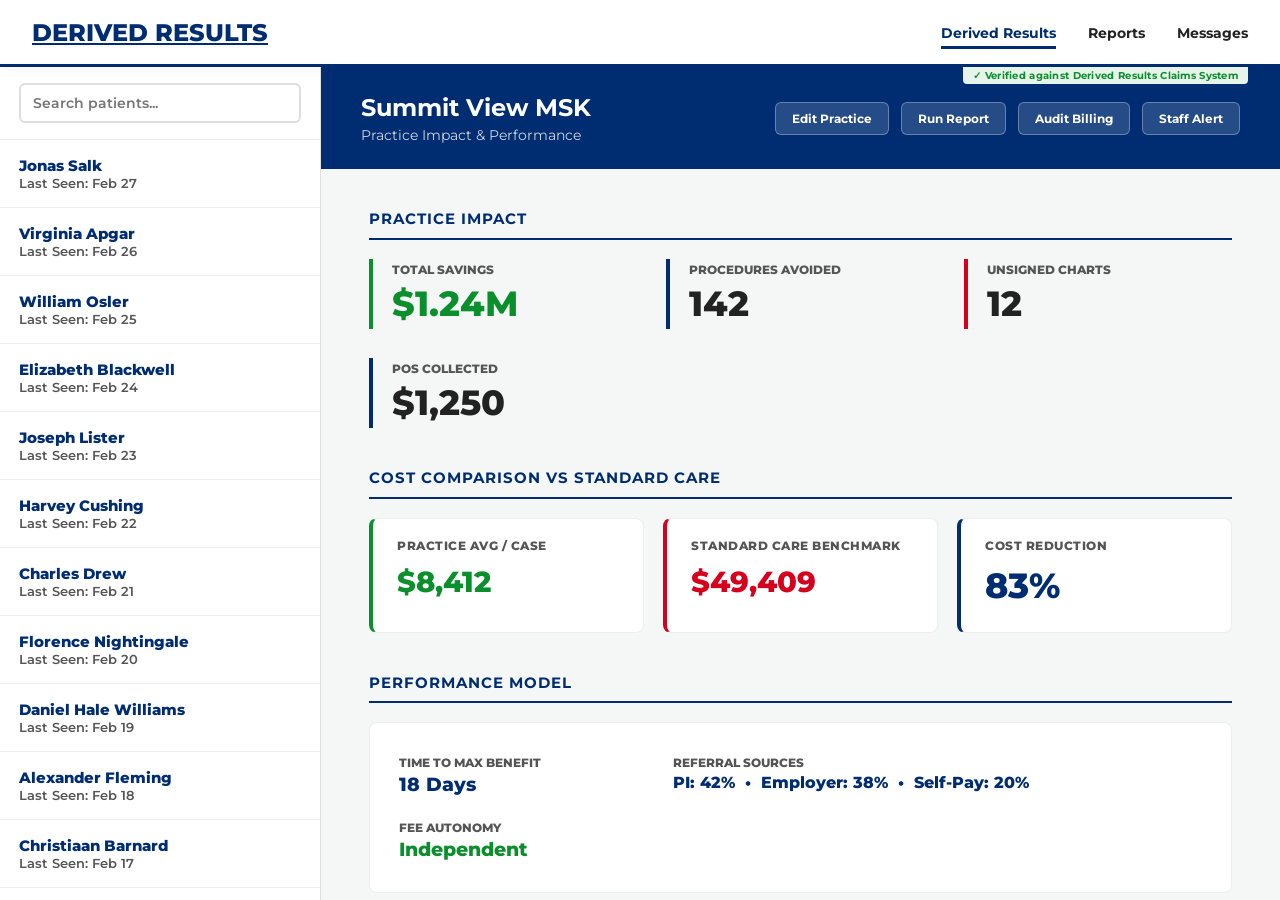
<file: dashboard.html>
<!DOCTYPE html>
<html lang="en">
<head>
    <meta charset="UTF-8"><title>Derived Results | Master Controller</title>
    <link href="https://fonts.googleapis.com/css2?family=Montserrat:wght@400;600;700;800&display=swap" rel="stylesheet">
    <link rel="stylesheet" href="styles.css">
</head>
<body>
    <header>
        <div class="header-brand">
            <a class="logo-area" href="./selector.html" data-branding="org-name">Derived Results</a>
            <span class="powered-badge">Powered by <strong>Derived Results</strong></span>
        </div>
        <div class="view-toggle" id="viewToggle" style="display:none;">
            <button class="toggle-btn active" id="toggleOps" onclick="setViewMode('ops')">Operational View</button>
            <button class="toggle-btn" id="toggleClient" onclick="setViewMode('client')">Client View</button>
        </div>
        <nav id="topNav"></nav>
        <div class="reconciliation-badge">&#x2713; Verified against <span data-branding="org-name">Derived Results</span> Claims System</div>
    </header>
    <div class="wrapper">
        <aside class="sidebar">
            <div class="search-container"><input type="text" id="searchBox" placeholder="Search..."><button id="addBtn" class="btn btn-primary hidden" onclick="WIZARD.open()" style="width:100%; margin-top:15px;">+ Add New Practice</button></div>
            <div id="savingsInfoLink" style="display:none; padding:0.2rem 1.2rem 0.6rem;">
                <span style="font-size:0.71rem; font-weight:700; color:var(--primary-navy); opacity:0.55; cursor:help;"
                      onmouseenter="showSavingsTip(event)" onmouseleave="hideSavingsTip()">ⓘ Details about attributed savings</span>
            </div>
            <nav class="list-container" id="sidebarList"></nav>
        </aside>
        <main id="mainContent">
            <div id="overviewContainer">
                <div id="overviewHeader" class="hidden detail-header"></div>
                <div class="view-section">
                    <h1 id="vTitle" style="font-weight: 800; font-size: 2.8rem; margin:0; color:var(--primary-navy);"></h1>
                    <p id="vSub" style="color:var(--text-muted); font-weight:600; margin-top:0.8rem;"></p>
                    <div id="vContent"></div>
                </div>
            </div>
            <section id="detailContainer" class="hidden" style="display:flex; flex-direction:column; height:100%;">
                <div id="detailHeader" class="detail-header" style="flex-shrink:0;"></div>
                <div id="detailTabs" class="hidden" style="flex-shrink:0;"></div>
                <div id="detailBody" class="view-section" style="background:white; padding-top:2rem; flex:1; overflow-y:auto;"></div>
            </section>
        </main>
    </div>
    <script src="./mock-data.js"></script><script src="./templates.js"></script><script src="./wizard.js"></script>
    <script src="./view-config.js"></script><script src="./router.js"></script><script src="./branding.js"></script>
    <script>
        let mode = '';

        /* --- Detail header builders (audience-specific formatting) --- */
        const DETAIL_HEADERS = {
            patientHeader: (item) =>
                '<div><h2 style="margin:0;">' + item.name + '</h2><div style="font-size:0.9rem; opacity:0.8; margin-top:4px;">DOB: ' + item.dob + ' &nbsp;|&nbsp; Age: ' + item.age + '</div></div><div class="header-actions"><button class="btn btn-action">Add Note</button><button class="btn btn-action">Message</button><button class="btn btn-action">See Images</button></div>',
            practiceHeader: (item) =>
                '<div><h2 style="margin:0;">' + item.name + '</h2></div><div class="header-actions"><button class="btn btn-action">Edit Practice</button><button class="btn btn-action">Run Report</button><button class="btn btn-action">Audit Billing</button><button class="btn btn-action">Staff Alert</button></div>',
            simpleHeader: (item) =>
                '<div><h2 style="margin:0;">' + item.name + '</h2></div><div class="header-actions"><button class="btn btn-action">View Details</button><button class="btn btn-action">Message</button></div>',
            tpaClientHeader: (item) =>
                '<div><h2 style="margin:0;">' + item.name + '</h2><div style="font-size:0.9rem; opacity:0.8; margin-top:4px;">' + item.memberCount.toLocaleString() + ' Members &nbsp;|&nbsp; ' + item.planType + ' &nbsp;|&nbsp; ' + item.region + ' &nbsp;|&nbsp; Savings Velocity: <strong>' + item.savingsVelocityLabel + '/30d</strong></div></div><div class="header-actions"><button class="btn btn-action">Run Report</button><button class="btn btn-action">Renewal Prep</button><button class="btn btn-action">Message</button></div>'
        };

        function switchMode(m) {
            const config = ROUTER.getConfig();
            mode = m;

            document.querySelectorAll('#topNav a').forEach(a => a.classList.remove('active'));
            const navItem = document.getElementById('nav-' + m);
            if (navItem) navItem.classList.add('active');

            const modeConfig = config.homeModes[m];
            if (!modeConfig) return;

            const addBtn = document.getElementById('addBtn');
            addBtn.classList.toggle('hidden', !modeConfig.showAddButton);
            if (modeConfig.addButtonLabel) addBtn.textContent = modeConfig.addButtonLabel;

            document.getElementById('searchBox').placeholder = modeConfig.searchPlaceholder || 'Search...';

            const savingsInfo = document.getElementById('savingsInfoLink');
            if (savingsInfo) savingsInfo.style.display = (ROUTER.getView() === 'tpa' && m === 'clients') ? 'block' : 'none';
            renderSidebar(); renderOverview(); clearSelection();
        }

        function renderSidebar() {
            const config = ROUTER.getConfig();
            const modeConfig = config.homeModes[mode];
            const list = document.getElementById('sidebarList');

            let items = window[modeConfig.dataSource];
            if (!items) { list.innerHTML = ''; return; }

            if (modeConfig.sortField) {
                items = [...items].sort((a, b) => {
                    const av = a[modeConfig.sortField];
                    const bv = b[modeConfig.sortField];
                    if (typeof av === 'number' && typeof bv === 'number') {
                        return modeConfig.sortDir === 'desc' ? bv - av : av - bv;
                    }
                    const as = String(av), bs = String(bv);
                    return modeConfig.sortDir === 'desc' ? bs.localeCompare(as) : as.localeCompare(bs);
                });
            }

            list.innerHTML = items.map(i => {
                let sub = String(i[modeConfig.itemSubField] || '');
                if (modeConfig.itemSubPrefix) sub = modeConfig.itemSubPrefix + sub;
                if (modeConfig.itemSubSuffix) sub = sub + modeConfig.itemSubSuffix;
                return '<button class="list-item" onclick="selectItem(\'' + i.id + '\')" id="item-' + i.id + '"><span class="item-main">' + i[modeConfig.itemMainField] + '</span><span class="item-sub">' + sub + '</span></button>';
            }).join('');
        }

        function renderOverview() {
            const config = ROUTER.getConfig();
            const modeConfig = config.homeModes[mode];
            const t = document.getElementById('vTitle'); const s = document.getElementById('vSub'); const c = document.getElementById('vContent');
            const oh = document.getElementById('overviewHeader');
            t.style.display = 'none'; s.style.display = 'none';
            oh.classList.remove('hidden');

            const entity = ROUTER.resolveDataSource(modeConfig.overviewEntity);
            let title = modeConfig.overviewHeader.title;
            if (entity && entity.name) title = title.replace('{entity.name}', entity.name);
            title = title.replace('{org}', localStorage.getItem('dr_target_org') || 'Derived Results');

            oh.innerHTML = '<div><h2 style="margin:0;">' + title + '</h2><div style="font-size:0.9rem; opacity:0.8; margin-top:4px;">' + modeConfig.overviewHeader.subtitle + '</div></div><div class="header-actions">' + modeConfig.overviewActions.map(a => {
                if (typeof a === 'object' && a.href) return '<a href="' + ROUTER.buildUrl(a.href) + '" class="btn btn-action">' + a.label + '</a>';
                return '<button class="btn btn-action">' + (typeof a === 'string' ? a : a.label) + '</button>';
            }).join('') + '</div>';

            c.innerHTML = TEMPLATES[modeConfig.overviewTemplate](entity);
        }

        function selectItem(id) {
            const config = ROUTER.getConfig();
            const modeConfig = config.homeModes[mode];

            document.querySelectorAll('.list-item').forEach(i => i.classList.remove('active'));
            document.getElementById('item-' + id).classList.add('active');
            document.getElementById('overviewContainer').classList.add('hidden');
            document.getElementById('detailContainer').classList.remove('hidden');

            const items = window[modeConfig.dataSource];
            const item = items.find(i => i.id === id);
            const h = document.getElementById('detailHeader');
            const b = document.getElementById('detailBody');
            const tabs = document.getElementById('detailTabs');

            /* Detail header */
            const headerFn = DETAIL_HEADERS[modeConfig.detailHeaderBuilder];
            h.innerHTML = headerFn ? headerFn(item) : '<div><h2 style="margin:0;">' + item.name + '</h2></div>';

            /* Tabs */
            if (modeConfig.detailHasTabs && modeConfig.tabs) {
                tabs.classList.remove('hidden');
                tabs.innerHTML = '<div class="detail-tabs"><div class="tab-list">' +
                    modeConfig.tabs.map((t, i) => '<button class="tab-item' + (i === 0 ? ' active' : '') + '">' + t + '</button>').join('') +
                    '</div>' + (modeConfig.quickActions ? '<div class="tab-actions"><span class="tab-actions-label">Quick Actions</span>' +
                    modeConfig.quickActions.map(a => '<button class="btn-tab-action">' + a + '</button>').join('') + '</div>' : '') + '</div>';
            } else {
                tabs.classList.add('hidden');
            }

            /* Body */
            b.innerHTML = TEMPLATES[modeConfig.detailTemplate](item);
        }

        function clearSelection() {
            document.getElementById('overviewContainer').classList.remove('hidden');
            document.getElementById('detailContainer').classList.add('hidden');
            document.getElementById('detailTabs').classList.add('hidden');
        }

        /* --- Initialize: load audience data files, then boot --- */
        (function() {
            const config = ROUTER.getConfig();
            ROUTER.loadDataFiles(config).then(() => {
                ROUTER.init('dashboard');
                if (ROUTER.getView() === 'tpa') document.getElementById('viewToggle').style.display = 'flex';
                const homeNav = config.nav.find(n => n.isHome);
                switchMode(homeNav ? homeNav.mode : Object.keys(config.homeModes)[0]);
            });
        })();

        function showSavingsTip(e) {
            var box = document.getElementById('savingsTipBox');
            box.style.display = 'block';
            box.style.left = Math.min(e.clientX + 12, window.innerWidth - 330) + 'px';
            box.style.top = (e.clientY + 14) + 'px';
        }
        function hideSavingsTip() {
            document.getElementById('savingsTipBox').style.display = 'none';
        }
        function setViewMode(mode) {
            document.body.classList.toggle('client-view-active', mode === 'client');
            document.getElementById('toggleOps').classList.toggle('active', mode === 'ops');
            document.getElementById('toggleClient').classList.toggle('active', mode === 'client');
            if (mode === 'client') clearSelection();
        }

        function exportROIData() {
            var data = window.TPA_SAVINGS_DETAIL || [];
            var csv = 'Claim ID,Procedure,TPA Cost,DR Cost,Savings,Category,Date\n';
            data.forEach(function(r) {
                csv += [r.claimId, '"'+r.procedureDesc+'"', r.tpaCost, r.drCost, r.savings, r.savingsCategory, r.dateSaved].join(',') + '\n';
            });
            var blob = new Blob([csv], {type:'text/csv'});
            var a = document.createElement('a');
            a.href = URL.createObjectURL(blob);
            a.download = 'roi-attribution-data.csv';
            a.click();
        }
    </script>
    <div id="savingsTipBox" style="display:none; position:fixed; max-width:310px; background:var(--primary-navy); color:white; padding:1rem 1.1rem; border-radius:8px; font-size:0.76rem; line-height:1.7; z-index:9999; box-shadow:0 6px 24px rgba(0,0,0,0.3); pointer-events:none;">
        <strong style="display:block; margin-bottom:0.4rem; font-size:0.78rem; text-transform:uppercase; letter-spacing:0.06em;">Attributed Savings</strong>
        Cost reductions directly linked to program interventions rather than market trends or random chance. The delta between the Expected Cost (what would have been spent without the carve-out) and the Actual Cost, validated by isolating specific steered cases or avoided procedures.
    </div>
</body>
</html>
</file>
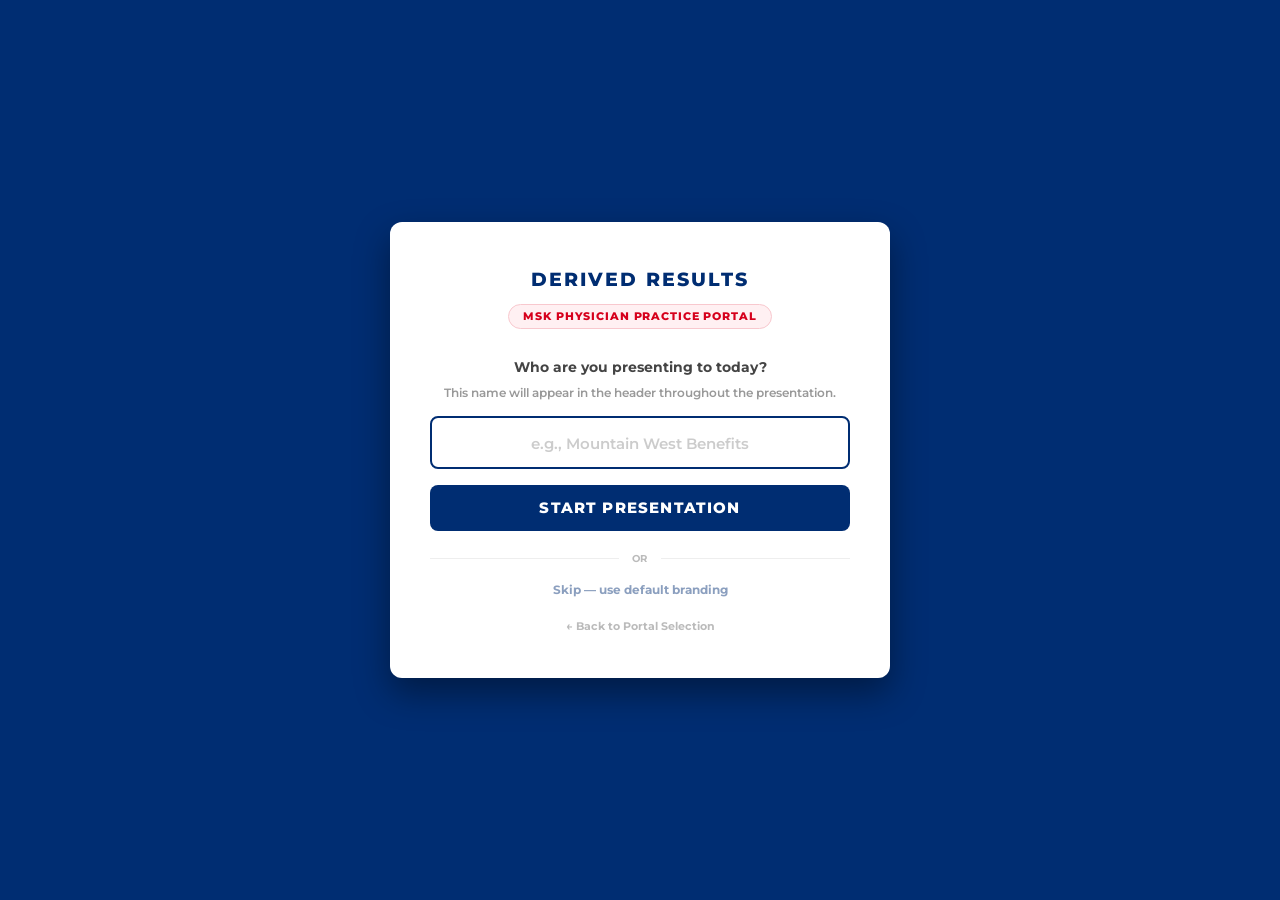
<file: naming.html>
<!DOCTYPE html>
<html lang="en">
<head>
    <meta charset="UTF-8"><title>Derived Results | Set Presentation Target</title>
    <link href="https://fonts.googleapis.com/css2?family=Montserrat:wght@400;600;700;800&display=swap" rel="stylesheet">
    <link rel="stylesheet" href="./styles.css">
    <style>
        body { display: flex; align-items: center; justify-content: center; height: 100vh; background: #002D72; margin: 0; font-family: 'Montserrat', sans-serif; overflow: hidden; }
        .naming-card { background: white; padding: 2.8rem 2.5rem; border-radius: 12px; text-align: center; width: 420px; box-shadow: 0 15px 35px rgba(0,0,0,0.4); }
        .naming-brand { font-size: 1.2rem; font-weight: 800; text-transform: uppercase; letter-spacing: 2px; color: #002D72; margin-bottom: 0.8rem; }
        .naming-audience-badge { font-size: 0.68rem; font-weight: 800; text-transform: uppercase; letter-spacing: 0.08em; color: #D6001C; background: #fff0f2; border: 1px solid #f8c8ce; border-radius: 20px; padding: 0.3rem 0.9rem; display: inline-block; margin-bottom: 1.8rem; }
        .naming-prompt { font-size: 0.88rem; font-weight: 700; color: #444; margin: 0 0 0.6rem; }
        .naming-hint { font-size: 0.72rem; font-weight: 600; color: #999; margin: 0 0 1rem; }
        .naming-input { width: 100%; padding: 14px; border: 2px solid #e0e4ec; border-radius: 8px; text-align: center; font-size: 1.1rem; font-weight: 700; font-family: 'Montserrat'; box-sizing: border-box; color: #002D72; transition: border-color 0.15s; }
        .naming-input:focus { outline: none; border-color: #002D72; }
        .naming-input::placeholder { color: #ccc; font-weight: 600; font-size: 0.95rem; }
        .btn-start { background: #002D72; color: white; padding: 14px; width: 100%; border: none; border-radius: 8px; font-weight: 800; cursor: pointer; font-size: 0.92rem; font-family: 'Montserrat'; text-transform: uppercase; letter-spacing: 0.08em; margin-top: 1rem; transition: background 0.15s; }
        .btn-start:hover { background: #003d9e; }
        .naming-divider { display: flex; align-items: center; gap: 0.8rem; margin: 1.2rem 0 0.6rem; }
        .naming-divider hr { flex: 1; border: none; border-top: 1px solid #eee; }
        .naming-divider span { font-size: 0.65rem; font-weight: 700; color: #bbb; text-transform: uppercase; letter-spacing: 0.06em; }
        .naming-skip { font-size: 0.72rem; font-weight: 700; color: #002D72; opacity: 0.45; cursor: pointer; background: none; border: none; font-family: 'Montserrat'; width: 100%; padding: 0.4rem; }
        .naming-skip:hover { opacity: 1; text-decoration: underline; }
        .naming-back { display: block; margin-top: 1rem; font-size: 0.7rem; font-weight: 700; color: #bbb; text-decoration: none; }
        .naming-back:hover { color: #002D72; }
    </style>
</head>
<body>
    <div class="naming-card">
        <div class="naming-brand">Derived Results</div>
        <div class="naming-audience-badge" id="audienceBadge">Loading…</div>
        <p class="naming-prompt">Who are you presenting to today?</p>
        <p class="naming-hint">This name will appear in the header throughout the presentation.</p>
        <input type="text" id="orgInput" class="naming-input"
               placeholder="e.g., Mountain West Benefits"
               maxlength="80"
               onkeydown="if(event.key==='Enter') launch()">
        <button onclick="launch()" class="btn-start">Start Presentation</button>
        <div class="naming-divider"><hr><span>or</span><hr></div>
        <button class="naming-skip" onclick="launch(true)">Skip — use default branding</button>
        <a href="./selector.html" class="naming-back">← Back to Portal Selection</a>
    </div>
    <script src="./view-config.js"></script>
    <script>
        var params = new URLSearchParams(window.location.search);
        var viewKey = params.get('view') || 'msk_physician';
        var config = VIEW_CONFIG[viewKey];

        document.getElementById('audienceBadge').textContent = config ? config.label + ' Portal' : 'Portal';

        // Pre-fill with any previously saved org name
        var stored = localStorage.getItem('dr_target_org');
        if (stored) document.getElementById('orgInput').value = stored;

        document.getElementById('orgInput').focus();

        function launch(skip) {
            var raw = document.getElementById('orgInput').value.trim();
            var org = (!skip && raw) ? raw : '';
            if (org) {
                localStorage.setItem('dr_target_org', org);
            } else {
                localStorage.removeItem('dr_target_org');
            }
            window.location.href = './dashboard.html?view=' + encodeURIComponent(viewKey);
        }
    </script>
</body>
</html>
</file>
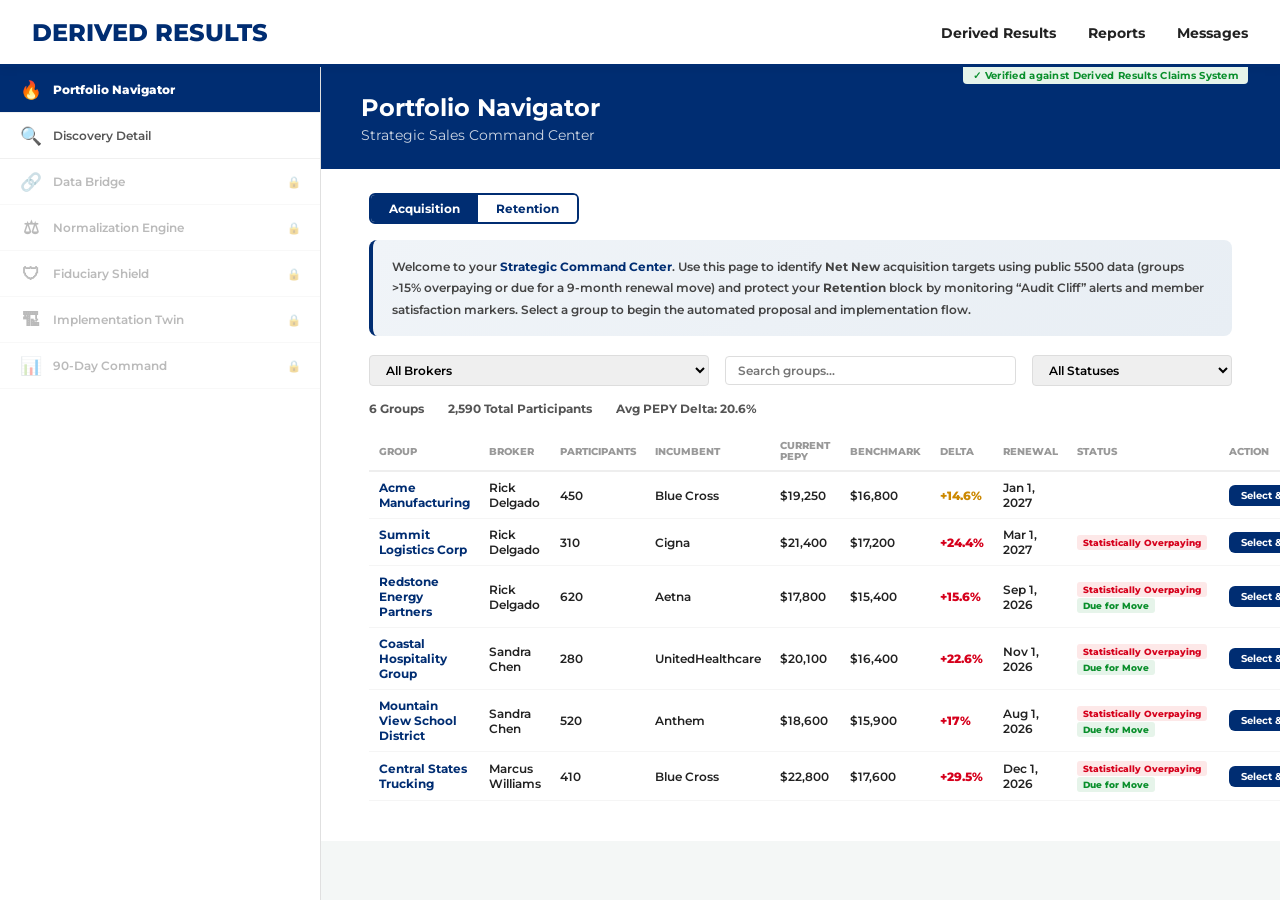
<file: sales-engine.html>
<!DOCTYPE html>
<html lang="en">
<head>
    <meta charset="UTF-8"><title>Derived Results | Sales Engine</title>
    <link href="https://fonts.googleapis.com/css2?family=Montserrat:wght@400;600;700;800&display=swap" rel="stylesheet">
    <link rel="stylesheet" href="styles.css">
    <style>
.logo-area { text-decoration: none; }

/* Tab Sidebar */
.se-tab-item { display: flex; align-items: center; gap: 0.6rem; width: 100%; text-align: left; background: none; border: none; border-bottom: 1px solid #f0f0f0; padding: 0.75rem 1.2rem; font-family: 'Montserrat'; font-size: 0.78rem; font-weight: 600; color: var(--text-muted); cursor: pointer; transition: background 0.15s; }
.se-tab-item:hover { background: #f4f7f6; color: var(--primary-navy); }
.se-tab-item.active { background: var(--primary-navy); color: white; font-weight: 800; }
.se-tab-item.locked { opacity: 0.4; cursor: not-allowed; }
.se-tab-item.locked:hover { background: none; color: var(--text-muted); }
.se-tab-icon { font-size: 1.1rem; width: 24px; text-align: center; flex-shrink: 0; }
.se-lock-badge { font-size: 0.7rem; margin-left: auto; }

/* Sub-tabs (Acquisition/Retention) */
.se-sub-tabs { display: flex; gap: 0; border: 2px solid var(--primary-navy); border-radius: 6px; overflow: hidden; margin-bottom: 1rem; display: inline-flex; }
.se-sub-tab { padding: 6px 18px; font-size: 0.75rem; font-weight: 700; border: none; cursor: pointer; font-family: 'Montserrat'; background: white; color: var(--primary-navy); transition: 0.15s; }
.se-sub-tab.active { background: var(--primary-navy); color: white; }

/* Heat Table */
.se-heat-table { width: 100%; border-collapse: collapse; font-size: 0.78rem; }
.se-heat-table th { text-align: left; font-size: 0.6rem; font-weight: 800; text-transform: uppercase; color: #999; padding: 0.5rem 0.6rem; border-bottom: 2px solid #eee; }
.se-heat-table td { padding: 0.5rem 0.6rem; border-bottom: 1px solid #f5f5f5; font-weight: 600; }
.se-heat-table tr { cursor: pointer; transition: background 0.1s; }
.se-heat-table tr:hover { background: #f0f4f8; }
.se-heat-cell { width: 6px; padding: 0 !important; }
.se-heat-red { background: var(--secondary-red); }
.se-heat-amber { background: #cc8800; }
.se-heat-green { background: #0a8f2c; }
.se-heat-table .se-btn { white-space: nowrap; }

/* Discovery page styles */
.se-guide-rail { margin-bottom:1.2rem; padding:1rem 1.2rem; border-radius:8px; border-left:4px solid var(--primary-navy); font-size:0.78rem; font-weight:600; line-height:1.7; }
.se-guide-acquisition { background: linear-gradient(135deg, #f0f4f8 0%, #e8eef4 100%); color: #444; }
.se-guide-retention { background: linear-gradient(135deg, #e6f4ea 0%, #d4edda 100%); color: #2d5a3d; border-left-color: #0a8f2c; }
.se-six-pack { display: grid; grid-template-columns: repeat(3, 1fr); gap: 0.8rem; margin-bottom: 1.5rem; }
.se-metric { background: #f8f9fb; border: 1px solid #e8eaed; border-radius: 8px; padding: 1rem; text-align: center; transition: border-color 0.2s; }
.se-metric.green-glow { border-color: #0a8f2c; background: #f0faf2; }
.se-metric-label { font-size: 0.58rem; font-weight: 800; text-transform: uppercase; letter-spacing: 0.05em; color: #999; margin-bottom: 0.3rem; }
.se-metric-value { font-size: 1.8rem; font-weight: 900; color: var(--primary-navy); line-height: 1; }
.se-metric-value.green { color: #0a8f2c; }
.se-metric-value.red { color: var(--secondary-red); }
.se-metric-value.amber { color: #cc8800; }
.se-metric-sub { font-size: 0.62rem; color: var(--text-muted); margin-top: 0.25rem; }
.se-breakdown-locked { text-align:center; padding:2rem; background:#f8f9fb; border:2px dashed #ddd; border-radius:8px; margin-bottom:1.5rem; }
.se-breakdown-locked p { font-size:0.82rem; color:var(--text-muted); margin:0.5rem 0 0; }
.se-strategy-card { background: #f0faf2; border: 2px solid #0a8f2c; border-radius: 10px; padding: 1.5rem; margin-bottom: 1.5rem; }
.se-strategy-card h4 { font-size: 0.72rem; font-weight: 800; text-transform: uppercase; color: #0a8f2c; margin: 0 0 0.8rem; }
.se-strategy-note { margin-top:1rem; padding:0.8rem 1rem; background:#fef7e0; border-left:3px solid #cc8800; border-radius:4px; font-size:0.72rem; color:#7a6200; line-height:1.6; }
.se-heat-table tr.at-risk-row { background: #fff5f5; }
.se-heat-table tr.at-risk-row:hover { background: #fde8e8; }
.se-heat-table tr.at-risk-row td:nth-child(2) { font-weight: 800; }
.se-th-tip { position: relative; cursor: help; border-bottom: 1px dashed #999; }
.se-th-tip:hover::after { content: attr(data-tip); position: absolute; left: 0; top: 100%; background: var(--primary-navy); color: white; font-size: 0.58rem; font-weight: 600; text-transform: none; letter-spacing: 0; padding: 6px 10px; border-radius: 4px; white-space: nowrap; z-index: 10; margin-top: 4px; }

/* Status Flags */
.se-flag { display: inline-block; font-size: 0.58rem; font-weight: 800; padding: 2px 6px; border-radius: 3px; white-space: nowrap; margin-right: 3px; }
.se-flag-red { background: #fde8e8; color: var(--secondary-red); }
.se-flag-amber { background: #fef7e0; color: #b8860b; }
.se-flag-green { background: #e6f4ea; color: #0a8f2c; }
.se-flag-blue { background: #dbeafe; color: var(--primary-navy); }

/* Metric Cards */
.se-cards { display: grid; grid-template-columns: repeat(3, 1fr); gap: 1rem; margin-bottom: 1.5rem; }
.se-card { background: #f8f9fb; border: 1px solid #e8eaed; border-radius: 8px; padding: 1.2rem; text-align: center; }
.se-card-label { font-size: 0.62rem; font-weight: 800; text-transform: uppercase; letter-spacing: 0.04em; color: #999; margin-bottom: 0.4rem; }
.se-card-value { font-size: 2rem; font-weight: 900; color: var(--primary-navy); line-height: 1; }
.se-card-sub { font-size: 0.68rem; color: var(--text-muted); margin-top: 0.3rem; }
.se-card-value.red { color: var(--secondary-red); }
.se-card-value.green { color: #0a8f2c; }

/* Stepper */
.se-stepper { display: flex; align-items: center; justify-content: center; gap: 0; margin: 2rem 0; }
.se-step { display: flex; flex-direction: column; align-items: center; position: relative; min-width: 140px; }
.se-step-circle { width: 40px; height: 40px; border-radius: 50%; border: 3px solid #ddd; display: flex; align-items: center; justify-content: center; font-size: 0.85rem; font-weight: 800; color: #999; background: white; z-index: 1; transition: all 0.3s; }
.se-step.complete .se-step-circle { border-color: #0a8f2c; background: #0a8f2c; color: white; }
.se-step.active .se-step-circle { border-color: var(--primary-navy); background: var(--primary-navy); color: white; animation: pulse 1.5s infinite; }
.se-step-label { font-size: 0.65rem; font-weight: 700; color: #999; margin-top: 0.5rem; text-align: center; max-width: 120px; }
.se-step.complete .se-step-label { color: #0a8f2c; }
.se-step.active .se-step-label { color: var(--primary-navy); }
.se-step-line { width: 60px; height: 3px; background: #ddd; margin-bottom: 1.5rem; }
.se-step-line.complete { background: #0a8f2c; }
@keyframes pulse { 0%, 100% { box-shadow: 0 0 0 0 rgba(0,45,114,0.3); } 50% { box-shadow: 0 0 0 8px rgba(0,45,114,0); } }

/* Comparison Table (Normalization) */
.se-compare-table { width: 100%; border-collapse: collapse; font-size: 0.82rem; }
.se-compare-table th { font-size: 0.62rem; font-weight: 800; text-transform: uppercase; color: #999; padding: 0.6rem 0.8rem; border-bottom: 2px solid #eee; text-align: right; }
.se-compare-table th:first-child { text-align: left; }
.se-compare-table td { padding: 0.6rem 0.8rem; border-bottom: 1px solid #f0f0f0; font-weight: 600; text-align: right; }
.se-compare-table td:first-child { text-align: left; color: var(--primary-navy); font-weight: 700; }
.se-compare-table tr.total-row { border-top: 3px solid var(--primary-navy); }
.se-compare-table tr.total-row td { font-weight: 900; font-size: 0.9rem; padding-top: 0.8rem; }
.se-compare-table input[type="number"] { width: 90px; padding: 4px 6px; border: 2px solid var(--primary-navy); border-radius: 4px; font-family: 'Montserrat'; font-size: 0.82rem; font-weight: 700; text-align: right; }
.se-delta-pos { color: #0a8f2c; }
.se-delta-neg { color: var(--secondary-red); }

/* Document Checklist */
.se-doc-row { display: flex; align-items: center; gap: 1rem; padding: 0.8rem 1rem; border-bottom: 1px solid #f0f0f0; }
.se-doc-row:last-child { border-bottom: none; }
.se-doc-name { flex: 1; font-size: 0.82rem; font-weight: 700; color: var(--primary-navy); }
.se-doc-status { font-size: 0.6rem; font-weight: 800; padding: 3px 8px; border-radius: 3px; text-transform: uppercase; }
.se-toggle-wrap { display: flex; align-items: center; gap: 0.4rem; font-size: 0.6rem; font-weight: 700; color: #999; }
.se-toggle { position: relative; width: 36px; height: 20px; }
.se-toggle input { opacity: 0; width: 0; height: 0; }
.se-toggle-slider { position: absolute; cursor: pointer; top: 0; left: 0; right: 0; bottom: 0; background: #ddd; border-radius: 20px; transition: 0.2s; }
.se-toggle-slider:before { content: ''; position: absolute; height: 14px; width: 14px; left: 3px; bottom: 3px; background: white; border-radius: 50%; transition: 0.2s; }
.se-toggle input:checked + .se-toggle-slider { background: #0a8f2c; }
.se-toggle input:checked + .se-toggle-slider:before { transform: translateX(16px); }
.se-toggle.legal-toggle input:checked + .se-toggle-slider { background: var(--primary-navy); }
.se-doc-desc { font-size: 0.68rem; color: var(--text-muted); line-height: 1.5; padding: 0.4rem 1rem 0; }
.se-doc-info { display: inline-flex; align-items: center; justify-content: center; width: 16px; height: 16px; border-radius: 50%; background: #e8eaed; color: #666; font-size: 0.55rem; font-weight: 900; cursor: help; flex-shrink: 0; position: relative; }
.se-doc-info:hover::after { content: attr(data-info); position: absolute; left: 24px; top: -4px; background: var(--primary-navy); color: white; font-size: 0.62rem; font-weight: 600; padding: 8px 12px; border-radius: 6px; white-space: normal; width: 280px; z-index: 10; line-height: 1.5; }
.se-asa-toggle { cursor: pointer; user-select: none; }
.se-asa-toggle:hover { background: #f0f4f8; }
.se-asa-content { overflow: hidden; transition: max-height 0.3s ease; }
.se-asa-content.collapsed { max-height: 0; padding: 0; }
.se-asa-arrow { transition: transform 0.2s; display: inline-block; }
.se-asa-arrow.open { transform: rotate(90deg); }
.se-contract-badge { display: inline-block; font-size: 0.55rem; font-weight: 800; padding: 2px 6px; border-radius: 3px; background: #dbeafe; color: var(--primary-navy); margin-left: 0.5rem; vertical-align: middle; }
.se-ready-btn { background: linear-gradient(135deg, #0a8f2c 0%, #067a24 100%); color: white; border: none; padding: 10px 24px; font-size: 0.85rem; font-weight: 800; animation: readyPulse 2s infinite; }
@keyframes readyPulse { 0%, 100% { box-shadow: 0 0 0 0 rgba(10,143,44,0.3); } 50% { box-shadow: 0 0 0 8px rgba(10,143,44,0); } }

/* Data Bridge enhancements */
.se-step-sub { font-size: 0.55rem; color: #aaa; margin-top: 0.2rem; max-width: 130px; text-align: center; line-height: 1.3; }
.se-step.complete .se-step-sub { color: #6dbf7b; }
.se-step.active .se-step-sub { color: var(--primary-navy); opacity: 0.7; }
.se-hipaa-badge { display: flex; align-items: center; gap: 0.5rem; justify-content: center; margin-top: 1.5rem; padding: 0.6rem 1rem; background: #f8f9fb; border: 1px solid #e8eaed; border-radius: 6px; font-size: 0.65rem; font-weight: 600; color: var(--text-muted); }
.se-share-link-box { display: flex; align-items: center; gap: 0.5rem; background: white; border: 2px solid var(--primary-navy); border-radius: 8px; padding: 0.5rem 0.8rem; max-width: 500px; margin: 0 auto; }
.se-share-link-url { flex: 1; font-family: 'Courier New', monospace; font-size: 0.7rem; color: var(--primary-navy); overflow: hidden; text-overflow: ellipsis; white-space: nowrap; }
.se-sim-tip { position: relative; }
.se-sim-tip:hover::after { content: 'Use this to advance the state for demo purposes without a live employer authentication.'; position: absolute; bottom: 100%; left: 50%; transform: translateX(-50%); background: var(--primary-navy); color: white; font-size: 0.6rem; font-weight: 600; padding: 6px 10px; border-radius: 4px; white-space: normal; width: 220px; text-align: center; margin-bottom: 6px; z-index: 10; }

/* Sidebar ready badge */
.se-tab-ready { font-size: 0.5rem; font-weight: 800; background: #0a8f2c; color: white; padding: 1px 5px; border-radius: 3px; margin-left: auto; text-transform: uppercase; letter-spacing: 0.03em; }

/* Kanban */
.se-kanban { display: grid; grid-template-columns: 1fr 1fr 1fr; gap: 1rem; margin-bottom: 1.5rem; }
.se-kanban-col { background: #f8f9fb; border-radius: 8px; padding: 0.8rem; min-height: 200px; }
.se-kanban-title { font-size: 0.65rem; font-weight: 800; text-transform: uppercase; color: #999; letter-spacing: 0.05em; margin-bottom: 0.6rem; padding-bottom: 0.4rem; border-bottom: 2px solid #e8eaed; }
.se-ms-card { background: white; border: 1px solid #e8eaed; border-radius: 6px; padding: 0.6rem 0.8rem; margin-bottom: 0.5rem; }
.se-ms-task { font-size: 0.78rem; font-weight: 700; color: var(--primary-navy); margin-bottom: 0.3rem; }
.se-ms-meta { font-size: 0.6rem; color: #999; font-weight: 600; }
.se-ms-desc { font-size: 0.6rem; color: #aaa; line-height: 1.4; margin-top: 0.2rem; font-style: italic; }
.se-ms-card.delayed { border-left: 3px solid var(--secondary-red); }
.se-ms-card.guarantee { border-left: 3px solid #0a8f2c; background: #f0faf2; }
.se-flow-context { text-align: center; font-size: 0.68rem; color: var(--text-muted); line-height: 1.6; margin-top: 0.8rem; padding: 0.6rem 1rem; background: #f8f9fb; border-radius: 6px; }
.se-disruption-action { font-size: 0.6rem; font-weight: 700; color: var(--primary-navy); cursor: pointer; border: 1px solid var(--primary-navy); padding: 2px 8px; border-radius: 3px; background: white; font-family: 'Montserrat'; }
.se-disruption-action:hover { background: var(--primary-navy); color: white; }
.se-hr-toggle { display: inline-flex; gap: 0; border: 1px solid #ddd; border-radius: 4px; overflow: hidden; margin-left: auto; }
.se-hr-btn { padding: 3px 10px; font-size: 0.62rem; font-weight: 700; border: none; cursor: pointer; font-family: 'Montserrat'; background: white; color: var(--text-muted); }
.se-hr-btn.active { background: var(--primary-navy); color: white; }

/* 90-Day Command Center */
.se-hero-card .se-hero-info { display: inline-block; width: 14px; height: 14px; border-radius: 50%; background: rgba(255,255,255,0.25); color: white; font-size: 0.5rem; font-weight: 900; text-align: center; line-height: 14px; cursor: help; position: relative; margin-left: 0.3rem; vertical-align: middle; }
.se-hero-card .se-hero-info:hover::after { content: attr(data-tip); position: absolute; left: 50%; bottom: 100%; transform: translateX(-50%); background: rgba(0,0,0,0.85); color: white; font-size: 0.58rem; font-weight: 600; padding: 8px 10px; border-radius: 6px; white-space: normal; width: 240px; text-align: left; margin-bottom: 6px; z-index: 10; line-height: 1.5; }
.se-progress-desc { font-size: 0.6rem; color: #aaa; font-style: italic; margin-top: -0.4rem; margin-bottom: 0.6rem; padding-left: 188px; }
.se-progress-fill.critical { background: var(--secondary-red) !important; }
.se-override-btn { font-size: 0.58rem; font-weight: 700; color: var(--secondary-red); cursor: pointer; border: 1px solid var(--secondary-red); padding: 2px 8px; border-radius: 3px; background: white; font-family: 'Montserrat'; margin-left: 0.5rem; }
.se-override-btn:hover { background: var(--secondary-red); color: white; }
@media (max-width: 768px) { .se-hero { grid-template-columns: 1fr; } }
@keyframes verifiedPulse { 0%, 100% { opacity: 1; } 50% { opacity: 0.7; } }
.reconciliation-badge { animation: verifiedPulse 3s infinite; }

/* Money Path Flowchart */
.se-flowchart { display: flex; align-items: center; justify-content: center; gap: 0; margin: 1.5rem 0; }
.se-flow-node { display: flex; flex-direction: column; align-items: center; gap: 0.3rem; padding: 1rem 1.5rem; border: 2px solid var(--primary-navy); border-radius: 10px; background: white; min-width: 160px; text-align: center; position: relative; }
.se-flow-node.validated { border-color: #0a8f2c; }
.se-flow-label { font-size: 0.72rem; font-weight: 800; color: var(--primary-navy); }
.se-flow-check { font-size: 1rem; color: #0a8f2c; }
.se-flow-arrow { font-size: 1.5rem; color: var(--primary-navy); padding: 0 0.5rem; font-weight: 900; }

/* Progress Bars */
.se-progress-row { display: flex; align-items: center; gap: 0.8rem; margin-bottom: 0.8rem; }
.se-progress-label { width: 180px; font-size: 0.72rem; font-weight: 700; color: var(--primary-navy); flex-shrink: 0; }
.se-progress-track { flex: 1; height: 18px; background: #f0f0f0; border-radius: 9px; overflow: hidden; }
.se-progress-fill { height: 100%; border-radius: 9px; transition: width 0.3s; }
.se-progress-pct { width: 45px; font-size: 0.75rem; font-weight: 800; text-align: right; }

/* Hero cards for 90-day */
.se-hero { display: grid; grid-template-columns: repeat(3, 1fr); gap: 1rem; margin-bottom: 1.5rem; }
.se-hero-card { background: var(--primary-navy); color: white; border-radius: 8px; padding: 1.2rem; text-align: center; }
.se-hero-card.accent { background: #0a8f2c; }
.se-hero-card.warn { background: var(--secondary-red); }
.se-hero-label { font-size: 0.6rem; font-weight: 800; text-transform: uppercase; letter-spacing: 0.05em; opacity: 0.8; }
.se-hero-value { font-size: 2.2rem; font-weight: 900; margin-top: 0.3rem; }

/* Empty State */
.se-empty { display: flex; flex-direction: column; align-items: center; justify-content: center; min-height: 300px; color: var(--text-muted); text-align: center; }
.se-empty-icon { font-size: 3rem; margin-bottom: 1rem; opacity: 0.5; }
.se-empty h3 { color: var(--primary-navy); margin: 0 0 0.5rem; }
.se-empty p { font-size: 0.85rem; max-width: 400px; line-height: 1.6; }

/* Toast */
.se-toast { position: fixed; bottom: 2rem; right: 2rem; background: #0a8f2c; color: white; padding: 0.8rem 1.5rem; border-radius: 8px; font-family: 'Montserrat'; font-size: 0.82rem; font-weight: 700; z-index: 9999; opacity: 0; transform: translateY(20px); transition: all 0.3s; pointer-events: none; }
.se-toast.show { opacity: 1; transform: translateY(0); }

/* Buttons */
.se-btn { padding: 8px 18px; border: none; border-radius: 6px; font-family: 'Montserrat'; font-size: 0.78rem; font-weight: 700; cursor: pointer; transition: 0.15s; }
.se-btn-primary { background: var(--primary-navy); color: white; }
.se-btn-primary:hover { opacity: 0.9; }
.se-btn-outline { background: white; color: var(--primary-navy); border: 2px solid var(--primary-navy); }
.se-btn-outline:hover { background: var(--primary-navy); color: white; }
.se-btn-disabled { opacity: 0.4; cursor: not-allowed; }

/* Filter Row */
.se-filter-row { display: flex; align-items: center; gap: 1rem; margin-bottom: 1rem; flex-wrap: wrap; }
.se-filter-row select, .se-filter-row input { padding: 6px 12px; border: 1px solid #ddd; border-radius: 4px; font-family: 'Montserrat'; font-size: 0.78rem; font-weight: 600; }
.se-filter-row select { min-width: 200px; }
.se-filter-row input { flex: 1; max-width: 300px; }

/* Side-by-side panels (Fiduciary) */
.se-sidebyside { display: grid; grid-template-columns: 1fr 1fr; gap: 1rem; margin-top: 1rem; }
.se-panel { background: #f8f9fb; border: 1px solid #e8eaed; border-radius: 8px; padding: 1rem; }
.se-panel h4 { font-size: 0.7rem; font-weight: 800; text-transform: uppercase; color: #999; margin: 0 0 0.6rem; }
.se-panel-body { font-size: 0.78rem; color: #555; line-height: 1.7; }

/* Section headers inside content */
.se-section-title { font-size: 0.72rem; font-weight: 800; text-transform: uppercase; color: var(--primary-navy); letter-spacing: 0.04em; padding-bottom: 0.5rem; border-bottom: 2px solid var(--primary-navy); margin: 1.5rem 0 1rem; }
    </style>
</head>
<body>
    <header>
        <div class="header-brand">
            <a class="logo-area" href="./selector.html" data-branding="org-name">Derived Results</a>
            <span class="powered-badge">Powered by <strong>Derived Results</strong></span>
        </div>
        <nav id="topNav"></nav>
        <div class="reconciliation-badge">&#x2713; Verified against <span data-branding="org-name">Derived Results</span> Claims System</div>
    </header>
    <div class="wrapper">
        <aside class="sidebar" style="padding-top:0;">
            <div id="seTabList" style="padding:0;"></div>
        </aside>
        <main id="mainContent">
            <div class="detail-header">
                <div><h2 style="margin:0;" id="seTitle">Portfolio Navigator</h2>
                <div style="font-size:0.9rem; opacity:0.8; margin-top:4px;" id="seSub">Strategic Sales Command Center</div></div>
            </div>
            <div id="seBody" class="view-section" style="background:white; padding-top:1.5rem; flex:1; overflow-y:auto;"></div>
        </main>
    </div>
    <!-- Toast notification -->
    <div id="seToast" class="se-toast"></div>

    <script src="./mock-data.js"></script>
    <script src="./mock-data-sales.js"></script>
    <script src="./view-config.js"></script>
    <script src="./router.js"></script>
    <script src="./branding.js"></script>
    <script>
/* \u2500\u2500 State \u2500\u2500 */
var SALES_STATE = {
    activeTab: 'hub',
    selectedBroker: null,
    selectedGroup: null,
    dataBridgeComplete: false,
    hubFilter: 'acquisition',
    statusFilter: ''
};

var SE_TABS = [
    { id: 'hub',            label: 'Portfolio Navigator',  icon: '&#x1F525;', sub: 'Strategic Sales Command Center' },
    { id: 'discovery',      label: 'Discovery Detail',     icon: '&#x1F50D;', sub: '5500 Deep-Dive', subRetention: 'Client Value Dashboard' },
    { id: 'databridge',     label: 'Data Bridge',          icon: '&#x1F517;', sub: 'Claims Data Extraction' },
    { id: 'normalization',  label: 'Normalization Engine',  icon: '&#x2696;',  sub: 'The Truth Table' },
    { id: 'fiduciary',      label: 'Fiduciary Shield',     icon: '&#x1F6E1;', sub: 'Compliance & Disclosure Kit' },
    { id: 'implementation', label: 'Implementation Twin',  icon: '&#x1F3D7;', sub: 'Digital Implementation Tracker' },
    { id: 'command',        label: '90-Day Command',       icon: '&#x1F4CA;', sub: 'Post-Launch Performance' }
];

/* \u2500\u2500 Utilities \u2500\u2500 */
function showToast(msg) {
    var el = document.getElementById('seToast');
    el.textContent = msg;
    el.classList.add('show');
    setTimeout(function() { el.classList.remove('show'); }, 3000);
}

function fmt(n) {
    return '$' + Number(n).toLocaleString();
}

function fmtPEPY(n) {
    return '$' + Number(n).toLocaleString();
}

function getAllGroups() {
    var groups = [];
    SALES_BROKERS.forEach(function(b) {
        b.groups.forEach(function(g) {
            groups.push({ broker: b, group: g });
        });
    });
    return groups;
}

function getGroupFlags(g) {
    var flags = [];
    if (g.carrier === 'BUCA' && g.pepyDelta > 15) flags.push({ label: 'Statistically Overpaying', cls: 'se-flag-red' });
    if (g.type === 'retention' && g.lives >= 100 && !g.hasAudit) flags.push({ label: 'Audit Cliff Warning', cls: 'se-flag-amber' });
    if (g.daysToRenewal <= 270) flags.push({ label: 'Due for Move', cls: 'se-flag-green' });
    return flags;
}

function getHeatColor(g) {
    if (g.carrier === 'BUCA' && g.pepyDelta > 15) return 'se-heat-red';
    if (g.type === 'retention' && g.lives >= 100 && !g.hasAudit) return 'se-heat-amber';
    if (g.daysToRenewal <= 270) return 'se-heat-amber';
    return 'se-heat-green';
}

/* \u2500\u2500 Tab Sidebar \u2500\u2500 */
function buildSETabSidebar() {
    var el = document.getElementById('seTabList');
    var html = '';
    var hasGroup = !!SALES_STATE.selectedGroup;
    SE_TABS.forEach(function(t) {
        var isLocked = false;
        var lockTitle = '';
        if (t.id === 'normalization') {
            isLocked = !hasGroup || !SALES_STATE.dataBridgeComplete;
            lockTitle = !hasGroup ? 'Select a group first' : 'Complete Data Bridge to unlock';
        } else if (t.id === 'databridge' || t.id === 'fiduciary' || t.id === 'implementation' || t.id === 'command') {
            isLocked = !hasGroup;
            lockTitle = 'Select a group from Portfolio Navigator';
        }
        var cls = 'se-tab-item' + (t.id === SALES_STATE.activeTab ? ' active' : '') + (isLocked ? ' locked' : '');
        html += '<button class="' + cls + '" ' +
            (isLocked ? 'disabled title="' + lockTitle + '"' : 'onclick="selectSETab(\'' + t.id + '\')"') +
            '><span class="se-tab-icon">' + t.icon + '</span>' + t.label;
        // Ready badge for discovery/normalization when Data Bridge is complete
        var readyBadge = '';
        if (!isLocked && SALES_STATE.dataBridgeComplete && (t.id === 'discovery' || t.id === 'normalization')) {
            readyBadge = '<span class="se-tab-ready">Ready</span>';
        }
        html += (isLocked ? ' <span class="se-lock-badge">&#x1F512;</span>' : readyBadge) +
            '</button>';
    });
    el.innerHTML = html;
}

function selectSETab(tabId) {
    SALES_STATE.activeTab = tabId;
    buildSETabSidebar();
    var tab = SE_TABS.find(function(t) { return t.id === tabId; });
    document.getElementById('seTitle').textContent = tab.label;
    var subText = tab.sub;
    if (tabId === 'discovery' && SALES_STATE.selectedGroup && SALES_STATE.selectedGroup.type === 'retention') {
        subText = tab.subRetention || tab.sub;
    }
    document.getElementById('seSub').textContent = subText;
    var renderers = {
        hub: renderHub,
        discovery: renderDiscovery,
        databridge: renderDataBridge,
        normalization: renderNormalization,
        fiduciary: renderFiduciary,
        implementation: renderImplementation,
        command: renderCommand
    };
    if (renderers[tabId]) renderers[tabId]();
}

/* ── Component 0: Portfolio Navigator ── */
function renderHub() {
    var body = document.getElementById('seBody');
    var filter = SALES_STATE.hubFilter;

    // Sub-tabs
    var html = '<div class="se-sub-tabs">' +
        '<button class="se-sub-tab' + (filter === 'acquisition' ? ' active' : '') + '" onclick="SALES_STATE.hubFilter=\'acquisition\'; SALES_STATE.statusFilter=\'\'; renderHub();">Acquisition</button>' +
        '<button class="se-sub-tab' + (filter === 'retention' ? ' active' : '') + '" onclick="SALES_STATE.hubFilter=\'retention\'; SALES_STATE.statusFilter=\'\'; renderHub();">Retention</button>' +
        '</div>';

    // Context header — different text per tab
    if (filter === 'retention') {
        html += '<div style="margin-bottom:1.2rem; padding:1rem 1.2rem; background:linear-gradient(135deg, #f0f4f8 0%, #e8eef4 100%); border-radius:8px; border-left:4px solid var(--primary-navy);">' +
            '<div style="font-size:0.78rem; font-weight:600; color:#444; line-height:1.7;">' +
            'Welcome to your <strong style="color:var(--primary-navy);">Retention Command Center</strong>. ' +
            'This view is designed to help you protect your block of business by monitoring real-time plan performance. ' +
            'Use the <strong>Retention Status</strong> indicators to proactively address &ldquo;At Risk&rdquo; accounts ' +
            '(high grievances or low accuracy) and manage 5500 compliance alerts, such as the ' +
            '<strong>Audit Cliff</strong> for groups approaching 100 participants.' +
            '</div></div>';
    } else {
        html += '<div style="margin-bottom:1.2rem; padding:1rem 1.2rem; background:linear-gradient(135deg, #f0f4f8 0%, #e8eef4 100%); border-radius:8px; border-left:4px solid var(--primary-navy);">' +
            '<div style="font-size:0.78rem; font-weight:600; color:#444; line-height:1.7;">' +
            'Welcome to your <strong style="color:var(--primary-navy);">Strategic Command Center</strong>. ' +
            'Use this page to identify <strong>Net New</strong> acquisition targets using public 5500 data ' +
            '(groups &gt;15% overpaying or due for a 9-month renewal move) and protect your ' +
            '<strong>Retention</strong> block by monitoring &ldquo;Audit Cliff&rdquo; alerts and member ' +
            'satisfaction markers. Select a group to begin the automated proposal and implementation flow.' +
            '</div></div>';
    }

    // Broker filter + search + status filter
    html += '<div class="se-filter-row">' +
        '<select id="seBrokerFilter" onchange="SALES_STATE.selectedBroker=this.value; renderHub();">' +
        '<option value="">All Brokers</option>';
    SALES_BROKERS.forEach(function(b) {
        var sel = SALES_STATE.selectedBroker === b.id ? ' selected' : '';
        html += '<option value="' + b.id + '"' + sel + '>' + b.name + ' \u2014 ' + b.firm + '</option>';
    });
    html += '</select>' +
        '<input type="text" id="seGroupSearch" placeholder="Search groups..." oninput="filterHubTable(this.value)">';

    // Status filter options differ by tab
    if (filter === 'retention') {
        html += '<select id="seStatusFilter" onchange="SALES_STATE.statusFilter=this.value; renderHub();">' +
            '<option value="">All Statuses</option>' +
            '<option value="atrisk"' + (SALES_STATE.statusFilter === 'atrisk' ? ' selected' : '') + '>At Risk</option>' +
            '<option value="audit"' + (SALES_STATE.statusFilter === 'audit' ? ' selected' : '') + '>Audit Cliff Warning</option>' +
            '<option value="move"' + (SALES_STATE.statusFilter === 'move' ? ' selected' : '') + '>Due for Move</option>' +
            '<option value="stable"' + (SALES_STATE.statusFilter === 'stable' ? ' selected' : '') + '>Stable</option>' +
            '</select>';
    } else {
        html += '<select id="seStatusFilter" onchange="SALES_STATE.statusFilter=this.value; renderHub();">' +
            '<option value="">All Statuses</option>' +
            '<option value="overpaying"' + (SALES_STATE.statusFilter === 'overpaying' ? ' selected' : '') + '>Statistically Overpaying</option>' +
            '<option value="audit"' + (SALES_STATE.statusFilter === 'audit' ? ' selected' : '') + '>Audit Cliff Warning</option>' +
            '<option value="move"' + (SALES_STATE.statusFilter === 'move' ? ' selected' : '') + '>Due for Move</option>' +
            '</select>';
    }
    html += '</div>';

    // Get filtered groups
    var all = getAllGroups();
    var filtered;
    if (filter === 'retention') {
        // Retention tab shows ALL groups (entire book of business)
        filtered = all.filter(function(item) {
            if (SALES_STATE.selectedBroker && item.broker.id !== SALES_STATE.selectedBroker) return false;
            return true;
        });
    } else {
        // Acquisition tab only shows acquisition prospects
        filtered = all.filter(function(item) {
            if (item.group.type !== 'acquisition') return false;
            if (SALES_STATE.selectedBroker && item.broker.id !== SALES_STATE.selectedBroker) return false;
            return true;
        });
    }

    // Status filter
    if (SALES_STATE.statusFilter) {
        filtered = filtered.filter(function(item) {
            var g = item.group;
            if (filter === 'retention') {
                var rStatus = getRetentionStatus(g);
                var badges = getRetentionBadges(g);
                var allLabels = badges.map(function(b) { return b.label; });
                if (SALES_STATE.statusFilter === 'atrisk') return rStatus === 'At Risk';
                if (SALES_STATE.statusFilter === 'audit') return allLabels.indexOf('Audit Cliff Warning') >= 0;
                if (SALES_STATE.statusFilter === 'move') return allLabels.indexOf('Due for Move') >= 0;
                if (SALES_STATE.statusFilter === 'stable') return rStatus === 'Stable';
            } else {
                var flags = getGroupFlags(g);
                var flagLabels = flags.map(function(f) { return f.label; });
                if (SALES_STATE.statusFilter === 'overpaying') return flagLabels.indexOf('Statistically Overpaying') >= 0;
                if (SALES_STATE.statusFilter === 'audit') return flagLabels.indexOf('Audit Cliff Warning') >= 0;
                if (SALES_STATE.statusFilter === 'move') return flagLabels.indexOf('Due for Move') >= 0;
            }
            return true;
        });
    }

    if (filtered.length === 0) {
        html += '<div class="se-empty"><div class="se-empty-icon">&#x1F50D;</div><h3>No ' +
            (filter === 'acquisition' ? 'Prospects' : 'Accounts') + ' Found</h3>' +
            '<p>' + (SALES_STATE.selectedBroker ? 'No matching groups for this broker and filter combination.' : 'Select a Broker to map their Block of Business.') + '</p></div>';
        body.innerHTML = html;
        return;
    }

    // Sort: retention defaults by renewal date ascending
    if (filter === 'retention') {
        filtered.sort(function(a, b) { return a.group.daysToRenewal - b.group.daysToRenewal; });
    }

    // Summary stats
    var totalLives = filtered.reduce(function(s, i) { return s + i.group.lives; }, 0);
    if (filter === 'retention') {
        var atRiskCount = filtered.filter(function(i) { return getRetentionStatus(i.group) === 'At Risk'; }).length;
        html += '<div style="display:flex; gap:1.5rem; margin-bottom:1rem; font-size:0.72rem; font-weight:700; color:var(--text-muted);">' +
            '<span>' + filtered.length + ' Accounts</span>' +
            '<span>' + totalLives.toLocaleString() + ' Total Participants</span>' +
            '<span style="color:var(--secondary-red);">' + atRiskCount + ' At Risk</span>' +
            '<span>Sorted by Renewal Date &#x2191;</span></div>';
    } else {
        var avgDelta = (filtered.reduce(function(s, i) { return s + i.group.pepyDelta; }, 0) / filtered.length).toFixed(1);
        html += '<div style="display:flex; gap:1.5rem; margin-bottom:1rem; font-size:0.72rem; font-weight:700; color:var(--text-muted);">' +
            '<span>' + filtered.length + ' Groups</span>' +
            '<span>' + totalLives.toLocaleString() + ' Total Participants</span>' +
            '<span>Avg PEPY Delta: ' + avgDelta + '%</span></div>';
    }

    if (filter === 'retention') {
        // ─── RETENTION TABLE ───
        html += '<table class="se-heat-table" id="seHubTable"><thead><tr>' +
            '<th class="se-heat-cell"></th>' +
            '<th>Group</th>' +
            '<th>Broker</th>' +
            '<th>Participants</th>' +
            '<th><span class="se-th-tip" data-tip="Total plan spend divided by participants (annual)">Current PEPY</span></th>' +
            '<th><span class="se-th-tip" data-tip="Real-time claims adjudication accuracy rate">Claims Accuracy (%)</span></th>' +
            '<th>Member Grievances</th>' +
            '<th>Renewal Date</th>' +
            '<th>Retention Status</th>' +
            '<th>Action</th></tr></thead><tbody>';

        filtered.forEach(function(item) {
            var g = item.group;
            var b = item.broker;

            var rStatus = getRetentionStatus(g);
            var isAtRisk = rStatus === 'At Risk';
            var rowCls = isAtRisk ? ' class="at-risk-row"' : '';

            // Heat color based on retention status
            var heat = isAtRisk ? 'se-heat-red' : (g.daysToRenewal <= 270 ? 'se-heat-amber' : 'se-heat-green');

            // Claims accuracy styling
            var accVal = g.claimsAccuracy !== undefined ? g.claimsAccuracy : 0;
            var accColor = accVal < 97 ? 'var(--secondary-red)' : '#0a8f2c';
            var accDisplay = accVal ? accVal.toFixed(1) + '%' : 'N/A';

            // Grievances styling
            var grvVal = g.memberGrievances !== undefined ? g.memberGrievances : 0;
            var grvColor = grvVal > 5 ? 'var(--secondary-red)' : 'var(--text-muted)';
            var grvWeight = grvVal > 5 ? '800' : '600';

            // Build retention status badges
            var badges = getRetentionBadges(g);
            var statusHtml = '';
            if (isAtRisk) {
                statusHtml += '<span class="se-flag se-flag-red">At Risk</span> ';
            } else {
                statusHtml += '<span class="se-flag se-flag-green">Stable</span> ';
            }
            badges.forEach(function(bd) {
                statusHtml += '<span class="se-flag ' + bd.cls + '">' + bd.label + '</span> ';
            });

            html += '<tr' + rowCls + ' onclick="selectGroup(\'' + b.id + '\', \'' + g.id + '\')">' +
                '<td class="se-heat-cell ' + heat + '"></td>' +
                '<td style="color:var(--primary-navy); font-weight:700;">' + g.name + '</td>' +
                '<td>' + b.name + '</td>' +
                '<td>' + g.lives + '</td>' +
                '<td>' + fmtPEPY(g.currentPEPY) + '</td>' +
                '<td style="color:' + accColor + '; font-weight:700;">' + accDisplay + '</td>' +
                '<td style="color:' + grvColor + '; font-weight:' + grvWeight + ';">' + grvVal + '</td>' +
                '<td>' + g.renewalDate + '</td>' +
                '<td>' + statusHtml + '</td>' +
                '<td><button class="se-btn se-btn-primary" style="padding:4px 12px; font-size:0.65rem;" onclick="event.stopPropagation(); selectGroup(\'' + b.id + '\', \'' + g.id + '\')">Select &amp; Analyze</button></td>' +
                '</tr>';
        });
        html += '</tbody></table>';

    } else {
        // ─── ACQUISITION TABLE (unchanged) ───
        html += '<table class="se-heat-table" id="seHubTable"><thead><tr>' +
            '<th class="se-heat-cell"></th><th>Group</th><th>Broker</th><th>Participants</th><th>Incumbent</th>' +
            '<th>Current PEPY</th><th>Benchmark</th><th>Delta</th><th>Renewal</th><th>Status</th><th>Action</th></tr></thead><tbody>';

        filtered.forEach(function(item) {
            var g = item.group;
            var b = item.broker;
            var heat = getHeatColor(g);
            var flags = getGroupFlags(g);
            var flagsHtml = flags.map(function(f) { return '<span class="se-flag ' + f.cls + '">' + f.label + '</span>'; }).join('');

            html += '<tr onclick="selectGroup(\'' + b.id + '\', \'' + g.id + '\')">' +
                '<td class="se-heat-cell ' + heat + '"></td>' +
                '<td style="color:var(--primary-navy); font-weight:700;">' + g.name + '</td>' +
                '<td>' + b.name + '</td>' +
                '<td>' + g.lives + '</td>' +
                '<td>' + g.incumbent + '</td>' +
                '<td>' + fmtPEPY(g.currentPEPY) + '</td>' +
                '<td>' + fmtPEPY(g.benchmarkPEPY) + '</td>' +
                '<td style="color:' + (g.pepyDelta > 15 ? 'var(--secondary-red)' : '#cc8800') + '; font-weight:800;">+' + g.pepyDelta + '%</td>' +
                '<td>' + g.renewalDate + '</td>' +
                '<td>' + flagsHtml + '</td>' +
                '<td><button class="se-btn se-btn-primary" style="padding:4px 12px; font-size:0.65rem;" onclick="event.stopPropagation(); selectGroup(\'' + b.id + '\', \'' + g.id + '\')">Select &amp; Analyze</button></td>' +
                '</tr>';
        });
        html += '</tbody></table>';
    }

    body.innerHTML = html;
}

/* Retention status helpers */
function getRetentionStatus(g) {
    var acc = g.claimsAccuracy !== undefined ? g.claimsAccuracy : 100;
    var grv = g.memberGrievances !== undefined ? g.memberGrievances : 0;
    if (grv > 5 || acc < 97) return 'At Risk';
    return 'Stable';
}

function getRetentionBadges(g) {
    var badges = [];
    if (g.lives >= 90 && g.lives <= 110) badges.push({ label: 'Audit Cliff Warning', cls: 'se-flag-amber' });
    if (g.daysToRenewal <= 270) badges.push({ label: 'Due for Move', cls: 'se-flag-green' });
    return badges;
}

function filterHubTable(query) {
    var rows = document.querySelectorAll('#seHubTable tbody tr');
    query = query.toLowerCase();
    rows.forEach(function(row) {
        var name = row.children[1].textContent.toLowerCase();
        row.style.display = name.indexOf(query) >= 0 ? '' : 'none';
    });
}

function selectGroup(brokerId, groupId) {
    SALES_STATE.selectedBroker = brokerId;
    var broker = SALES_BROKERS.find(function(b) { return b.id === brokerId; });
    SALES_STATE.selectedGroup = broker.groups.find(function(g) { return g.id === groupId; });
    if (SALES_STATE.selectedGroup.dataBridgeStatus === 'complete') {
        SALES_STATE.dataBridgeComplete = true;
    } else {
        SALES_STATE.dataBridgeComplete = false;
    }
    buildSETabSidebar();
    selectSETab('discovery');
}

function renderDiscovery() {
    var body = document.getElementById('seBody');
    var g = SALES_STATE.selectedGroup;

    if (!g) {
        body.innerHTML = '<div class="se-empty"><div class="se-empty-icon">&#x1F4CB;</div><h3>No Group Selected</h3><p>Please select a group from the Portfolio Navigator to begin the analysis.</p></div>';
        return;
    }

    var isRetention = (g.type === 'retention');
    var hasBridge = (g.dataBridgeStatus === 'complete');

    // Group header
    var html = '<div style="margin-bottom:1rem; padding:1rem; background:#f0f4f8; border-radius:8px;">' +
        '<div style="display:flex; justify-content:space-between; align-items:center;">' +
        '<div><div style="font-size:1.1rem; font-weight:800; color:var(--primary-navy);">' + g.name + '</div>' +
        '<div style="font-size:0.78rem; color:var(--text-muted); margin-top:0.3rem;">' + g.lives + ' Participants &bull; ' + g.industry + ' &bull; ' + g.planType + ' &bull; ' + g.incumbent + '</div></div>' +
        '<span class="se-flag ' + (isRetention ? 'se-flag-green' : 'se-flag-blue') + '" style="font-size:0.7rem; padding:4px 10px;">' + (isRetention ? 'Existing Client' : 'Prospect') + '</span>' +
        '</div></div>';

    // ─── Contextual Guide Rail ───
    if (isRetention) {
        html += '<div class="se-guide-rail se-guide-retention">' +
            'You are viewing the <strong>Client Value Dashboard</strong>. ' +
            'This page highlights our operational performance and fiduciary health over the last 12 months. ' +
            '<strong>Your Goal:</strong> Review the Renewal Strategy and generate the ' +
            '&ldquo;Annual Value Report&rdquo; to reinforce our partnership and preempt competitive RFPs.' +
            '</div>';
    } else {
        html += '<div class="se-guide-rail se-guide-acquisition">' +
            'You are viewing the <strong>Strategic Prospect Analysis</strong>. ' +
            'This page identifies the financial delta between the prospect&rsquo;s public 5500 filings and our regional benchmarks. ' +
            '<strong>Your Goal:</strong> Use the PEPY Breakdown to validate the &ldquo;Switch-Savings&rdquo; ' +
            'and generate a white-label proposal for the Broker to present.' +
            '</div>';
    }

    // ─── Six-Pack Metrics ───
    html += '<div class="se-section-title">' + (isRetention ? 'Client Performance Metrics' : 'Prospect Analysis Metrics') + '</div>';
    html += '<div class="se-six-pack">';

    if (isRetention) {
        var acc = g.claimsAccuracy || 0;
        var grv = g.memberGrievances || 0;
        var sla = (g.ninetyDay && g.ninetyDay.slaPerformance) ? g.ninetyDay.slaPerformance : 0;
        var nps = g.memberNPS || 0;
        var auditR = g.auditReadiness || 'N/A';

        // 1. Current PEPY
        html += '<div class="se-metric"><div class="se-metric-label">Current PEPY</div>' +
            '<div class="se-metric-value">' + fmtPEPY(g.currentPEPY) + '</div>' +
            '<div class="se-metric-sub">Actual plan spend per participant</div></div>';
        // 2. Claims Accuracy (green if >= 98%)
        var accGlow = acc >= 98 ? ' green-glow' : '';
        var accColor = acc >= 98 ? ' green' : (acc < 97 ? ' red' : ' amber');
        html += '<div class="se-metric' + accGlow + '"><div class="se-metric-label">Claims Accuracy</div>' +
            '<div class="se-metric-value' + accColor + '">' + acc.toFixed(1) + '%</div>' +
            '<div class="se-metric-sub">Adjudication success rate</div></div>';
        // 3. Grievance Index (green if <= 3)
        var grvGlow = grv <= 3 ? ' green-glow' : '';
        var grvColor = grv > 5 ? ' red' : (grv <= 3 ? ' green' : ' amber');
        html += '<div class="se-metric' + grvGlow + '"><div class="se-metric-label">Grievance Index</div>' +
            '<div class="se-metric-value' + grvColor + '">' + grv + '</div>' +
            '<div class="se-metric-sub">Unresolved member issues</div></div>';
        // 4. SLA Performance (green if >= 96%)
        var slaGlow = sla >= 96 ? ' green-glow' : '';
        var slaColor = sla >= 96 ? ' green' : (sla < 90 ? ' red' : ' amber');
        html += '<div class="se-metric' + slaGlow + '"><div class="se-metric-label">SLA Performance</div>' +
            '<div class="se-metric-value' + slaColor + '">' + (sla ? sla + '%' : 'N/A') + '</div>' +
            '<div class="se-metric-sub">Avg turnaround for claims/inquiries</div></div>';
        // 5. Audit Readiness
        var auditColor = auditR === 'On Track' || auditR === 'Complete' ? ' green' : (auditR === 'Pending Review' ? ' amber' : '');
        var auditGlow = auditR === 'On Track' || auditR === 'Complete' ? ' green-glow' : '';
        html += '<div class="se-metric' + auditGlow + '"><div class="se-metric-label">Audit Readiness</div>' +
            '<div class="se-metric-value" style="font-size:1.2rem;">' +
            '<span class="se-flag ' + (auditColor === ' green' ? 'se-flag-green' : auditColor === ' amber' ? 'se-flag-amber' : 'se-flag-blue') + '" style="font-size:0.72rem; padding:4px 10px;">' + auditR + '</span>' +
            '</div><div class="se-metric-sub">Current year 5500 preparation</div></div>';
        // 6. Member NPS
        var npsColor = nps >= 70 ? ' green' : (nps < 50 ? ' red' : ' amber');
        var npsGlow = nps >= 70 ? ' green-glow' : '';
        html += '<div class="se-metric' + npsGlow + '"><div class="se-metric-label">Member NPS</div>' +
            '<div class="se-metric-value' + npsColor + '">' + nps + '</div>' +
            '<div class="se-metric-sub">Net Promoter Score (latest survey)</div></div>';

    } else {
        // Acquisition metrics
        var delta = g.currentPEPY - g.benchmarkPEPY;
        var transparencyGap = g.scheduleA + g.scheduleC;
        var fundingLabel = g.fundingStatus || 'Fully Insured';
        var auditRisk = g.lives >= 90 && g.lives <= 110 ? 'Approaching Threshold' : (g.lives > 100 ? 'Subject to Audit' : 'Below Threshold');
        var auditColor = g.lives >= 90 && g.lives <= 110 ? ' amber' : (g.lives > 100 ? ' red' : ' green');

        // 1. Incumbent PEPY
        html += '<div class="se-metric"><div class="se-metric-label">Incumbent PEPY</div>' +
            '<div class="se-metric-value red">' + fmtPEPY(g.currentPEPY) + '</div>' +
            '<div class="se-metric-sub">From 5500 Schedule A/C</div></div>';
        // 2. Benchmark PEPY
        html += '<div class="se-metric"><div class="se-metric-label">Benchmark PEPY</div>' +
            '<div class="se-metric-value green">' + fmtPEPY(g.benchmarkPEPY) + '</div>' +
            '<div class="se-metric-sub">Regional avg for SIC ' + g.sic + '</div></div>';
        // 3. Transparency Gap
        html += '<div class="se-metric"><div class="se-metric-label">Transparency Gap</div>' +
            '<div class="se-metric-value red" style="font-size:1.5rem;">' + fmt(transparencyGap) + '</div>' +
            '<div class="se-metric-sub">Est. hidden commissions &amp; spread</div></div>';
        // 4. Renewal Window
        html += '<div class="se-metric"><div class="se-metric-label">Renewal Window</div>' +
            '<div class="se-metric-value' + (g.daysToRenewal <= 270 ? ' amber' : '') + '">' + g.daysToRenewal + ' days</div>' +
            '<div class="se-metric-sub">Until plan year end (' + g.renewalDate + ')</div></div>';
        // 5. Funding Status
        html += '<div class="se-metric"><div class="se-metric-label">Funding Status</div>' +
            '<div class="se-metric-value" style="font-size:1.2rem;">' +
            '<span class="se-flag se-flag-amber" style="font-size:0.72rem; padding:4px 10px;">' + fundingLabel + '</span>' +
            '</div><div class="se-metric-sub">Ripe for Self-Funding transition</div></div>';
        // 6. Audit Risk
        html += '<div class="se-metric"><div class="se-metric-label">Audit Risk</div>' +
            '<div class="se-metric-value" style="font-size:1.2rem;">' +
            '<span class="se-flag ' + (auditColor === ' red' ? 'se-flag-red' : auditColor === ' amber' ? 'se-flag-amber' : 'se-flag-green') + '" style="font-size:0.72rem; padding:4px 10px;">' + g.lives + ' lives &mdash; ' + auditRisk + '</span>' +
            '</div><div class="se-metric-sub">Current headcount vs. 100-life threshold</div></div>';
    }
    html += '</div>';

    // ─── Financial Breakdown / Strategy Section ───
    if (isRetention) {
        // Retention: "The Renewal Strategy"
        html += '<div class="se-section-title">The Renewal Strategy</div>';
        if (hasBridge) {
            html += '<div class="se-strategy-card">' +
                '<h4>&#x1F6E1; Recommended Approach: Defensive Excellence &amp; Transparency</h4>' +
                '<div style="font-size:0.82rem; color:#333; line-height:1.8;">' +
                '<p style="margin:0 0 0.8rem;">Focus on the <strong>' + (g.claimsAccuracy || 0).toFixed(1) + '% claims accuracy</strong> and the ' +
                'reduction in member grievances over the last 18 months. Highlight that despite medical inflation, ' +
                'their PEPY remained stable at <strong>' + fmtPEPY(g.currentPEPY) + '</strong>.</p>' +
                '<p style="margin:0;">For the renewal, emphasize our &ldquo;Audit-Ready&rdquo; status (' +
                '<strong>' + (g.auditReadiness || 'N/A') + '</strong>) to remove the HR burden of the upcoming ' +
                '5500 filing. Position value stability and administrative friction removal as the core message.</p>' +
                '</div></div>';

            html += '<div class="se-strategy-note">' +
                '<strong>&#x26A0; Note to Sales:</strong> Do not focus on &ldquo;Overpaying&rdquo;&mdash;instead, ' +
                'focus on <strong>&ldquo;Value Stability&rdquo;</strong> and the removal of administrative friction ' +
                'for their HR team. The CFO responds to data showing consistent, predictable costs.' +
                '</div>';
        } else {
            html += '<div class="se-breakdown-locked">' +
                '<div style="font-size:2rem; opacity:0.4;">&#x1F512;</div>' +
                '<p><strong>Complete Data Bridge</strong> to unlock the deep-dive renewal strategy analysis.</p>' +
                '</div>';
        }
    } else {
        // Acquisition: 5500 Strategic Analysis
        // Strategy card uses public 5500 data — always visible
        var fundingLabel = g.fundingStatus || 'Fully Insured';
        html += '<div class="se-section-title">5500 Acquisition Analysis</div>';
        html += '<div class="se-strategy-card" style="border-color:var(--primary-navy); background:#f0f4f8;">' +
            '<h4 style="color:var(--primary-navy);">&#x1F4C8; Recommended Approach: Strategic Unbundling &amp; Fiscal Capture</h4>' +
            '<div style="font-size:0.82rem; color:#333; line-height:1.8;">' +
            '<p style="margin:0 0 0.8rem;">Focus on the <strong style="color:var(--secondary-red);">' + g.pepyDelta + '% PEPY Delta</strong> (' +
            '<strong>' + fmt(g.currentPEPY - g.benchmarkPEPY) + ' per employee</strong>) identified between the prospect&rsquo;s ' +
            'public 5500 filings and regional benchmarks for their industry (SIC ' + g.sic + '). ' +
            'Highlight that their current &ldquo;' + fundingLabel + '&rdquo; status likely hides significant ' +
            'un-captured PBM rebates and non-disclosed Network Access Fees buried within the carrier premium.</p>' +
            '<p style="margin:0;">For the proposal, emphasize recapturing the ' +
            '<strong style="color:var(--secondary-red);">' + fmt(transparencyGap) + ' Transparency Gap</strong> by transitioning to a ' +
            'transparent self-funded model. Position this transition as a critical fiduciary action for the CFO ' +
            'to satisfy ERISA obligations regarding the verification of &ldquo;reasonable&rdquo; plan expenses.</p>' +
            '</div></div>';

        // Detailed normalization table — requires Data Bridge
        if (hasBridge) {
            var s = g.incumbentStated;
            var n = g.incumbentNormalized;
            var p = g.tpaProposed;
            var pTotal = p.networkFees + p.pbmRebates + p.stopLoss + p.admin;
            var nTotal = n.networkFees + n.pbmRebates + n.stopLoss + n.admin;
            var savingsPerMember = nTotal - pTotal;

            html += '<div class="se-section-title" style="margin-top:1rem;">Cost Normalization Detail</div>';
            html += '<table class="se-compare-table">' +
                '<thead><tr><th>Line Item</th><th>Incumbent (Bundled)</th><th>Incumbent (Normalized)</th><th>TPA Proposed</th></tr></thead>' +
                '<tbody>' +
                '<tr><td>Administrative Fees</td><td>' + fmt(s.admin) + '</td><td class="se-delta-neg">' + fmt(n.admin) + '</td><td class="se-delta-pos">' + fmt(p.admin) + '</td></tr>' +
                '<tr><td>PBM Net Cost</td><td>' + (s.pbmRebates === 0 ? '<span style="color:var(--secondary-red); font-style:italic;">Bundled (hidden)</span>' : fmt(s.pbmRebates)) + '</td><td class="se-delta-pos">' + fmt(n.pbmRebates) + '</td><td class="se-delta-pos">' + fmt(p.pbmRebates) + '</td></tr>' +
                '<tr><td>Stop-Loss Premium</td><td>' + fmt(s.stopLoss) + '</td><td class="se-delta-neg">' + fmt(n.stopLoss) + '</td><td class="se-delta-pos">' + fmt(p.stopLoss) + '</td></tr>' +
                '<tr><td>Network Access Fees</td><td>' + fmt(s.networkFees) + '</td><td class="se-delta-neg">' + fmt(n.networkFees) + '</td><td class="se-delta-pos">' + fmt(p.networkFees) + '</td></tr>' +
                '<tr class="total-row"><td>Total PEPY</td><td>' + fmt(s.networkFees + s.pbmRebates + s.stopLoss + s.admin) + '</td>' +
                '<td class="se-delta-neg">' + fmt(nTotal) + '</td><td class="se-delta-pos" style="font-size:1.1rem;">' + fmt(pTotal) + '</td></tr>' +
                '</tbody></table>';

            // Net savings callout
            html += '<div style="margin-top:1rem; padding:1rem 1.2rem; background:#e6f4ea; border:2px solid #0a8f2c; border-radius:8px; display:flex; align-items:center; justify-content:space-between;">' +
                '<div><div style="font-size:0.65rem; font-weight:800; text-transform:uppercase; color:#0a8f2c; letter-spacing:0.05em;">Net Projected Savings</div>' +
                '<div style="font-size:0.78rem; color:#333; margin-top:0.2rem;">' + fmt(savingsPerMember) + ' per employee/year &times; ' + g.lives + ' participants</div></div>' +
                '<div style="font-size:1.8rem; font-weight:900; color:#0a8f2c;">' + fmt(savingsPerMember * g.lives) + '</div>' +
                '</div>';
        } else {
            html += '<div class="se-breakdown-locked">' +
                '<div style="font-size:2rem; opacity:0.4;">&#x1F512;</div>' +
                '<p><strong>Complete Data Bridge</strong> to unlock the detailed cost normalization breakdown.</p>' +
                '</div>';
        }
    }

    // ─── Report Generation CTA ───
    if (isRetention) {
        html += '<div style="margin-top:1.5rem; padding:1.2rem; background:linear-gradient(135deg, #0a8f2c 0%, #067a24 100%); border-radius:10px; text-align:center;">' +
            '<div style="font-size:0.72rem; font-weight:700; color:rgba(255,255,255,0.8); text-transform:uppercase; letter-spacing:0.05em; margin-bottom:0.5rem;">One-Click Report Generation</div>' +
            '<button class="se-btn" style="background:white; color:#0a8f2c; padding:10px 28px; font-size:0.88rem; font-weight:800;" onclick="generateValueReport()">&#x1F4CA; Generate Annual Value &amp; Renewal Report</button>' +
            '<div style="font-size:0.65rem; color:rgba(255,255,255,0.6); margin-top:0.5rem;">Produces a performance review for the Broker and CFO highlighting plan health and fiduciary compliance</div>' +
            '</div>';
    } else {
        html += '<div style="margin-top:1.5rem; padding:1.2rem; background:linear-gradient(135deg, var(--primary-navy) 0%, #003d99 100%); border-radius:10px; text-align:center;">' +
            '<div style="font-size:0.72rem; font-weight:700; color:rgba(255,255,255,0.8); text-transform:uppercase; letter-spacing:0.05em; margin-bottom:0.5rem;">One-Click Report Generation</div>' +
            '<button class="se-btn" style="background:white; color:var(--primary-navy); padding:10px 28px; font-size:0.88rem; font-weight:800;" onclick="generateSwitchReport()">&#x1F4CA; Generate Switch-Savings Report</button>' +
            '<div style="font-size:0.65rem; color:rgba(255,255,255,0.6); margin-top:0.5rem;">Produces a white-label PPT/PDF showing the transition from Fully-Insured to the TPA Model</div>' +
            '</div>';
    }

    body.innerHTML = html;
}

function generateSwitchReport() {
    if (SALES_STATE.selectedGroup) {
        SALES_STATE.selectedGroup.status = 'proposal';
    }
    showToast('Switch-Savings Report generated for ' + SALES_STATE.selectedGroup.name);
}

function generateValueReport() {
    if (SALES_STATE.selectedGroup) {
        SALES_STATE.selectedGroup.status = 'renewal';
    }
    showToast('Annual Value & Renewal Report generated for ' + SALES_STATE.selectedGroup.name);
}

function renderDataBridge() {
    var body = document.getElementById('seBody');
    var g = SALES_STATE.selectedGroup;

    if (!g) {
        body.innerHTML = '<div class="se-empty"><div class="se-empty-icon">&#x1F517;</div><h3>No Group Selected</h3><p>Please select a group from the Portfolio Navigator to initiate a Data Bridge.</p></div>';
        return;
    }

    var steps = ['not-started', 'authenticating', 'extracting', 'parsing', 'complete'];
    var labels = ['Awaiting Authentication', 'Extracting Claims', 'Parsing Census', 'Complete'];
    var subs = [
        'Waiting for Employer to click the secure link.',
        'Pulling 24-month historical medical and pharmacy data.',
        'Standardizing employee demographics for underwriting.',
        'Data ready for Normalization Engine.'
    ];
    var currentIdx = steps.indexOf(g.dataBridgeStatus);

    // Guidance Rail
    var html = '<div class="se-guide-rail se-guide-acquisition">' +
        '<strong style="color:var(--primary-navy);">Welcome to the Data Bridge.</strong> ' +
        'This utility eliminates the &ldquo;Data Hostage Problem&rdquo; by automating the extraction of claims history ' +
        'from incumbent carrier portals. Instead of the traditional 30-day manual request process, the Data Bridge ' +
        'delivers clean, underwritable data in as little as <strong>48 hours</strong>.</div>';

    // How it Works
    html += '<div style="margin-bottom:1.5rem; padding:1rem 1.2rem; background:white; border:1px solid #e8eaed; border-radius:8px;">' +
        '<div style="font-size:0.68rem; font-weight:800; text-transform:uppercase; color:#999; margin-bottom:0.6rem;">How It Works</div>' +
        '<div style="display:grid; grid-template-columns:1fr 1fr; gap:0.6rem;">' +
        '<div style="display:flex; gap:0.5rem; align-items:flex-start;"><span style="background:var(--primary-navy); color:white; font-size:0.6rem; font-weight:800; width:18px; height:18px; border-radius:50%; display:flex; align-items:center; justify-content:center; flex-shrink:0;">1</span><span style="font-size:0.72rem; color:#444; line-height:1.5;"><strong>Send the Link</strong> &mdash; Click &ldquo;Copy Share Link&rdquo; and send it to your prospect&rsquo;s HR or Finance lead.</span></div>' +
        '<div style="display:flex; gap:0.5rem; align-items:flex-start;"><span style="background:var(--primary-navy); color:white; font-size:0.6rem; font-weight:800; width:18px; height:18px; border-radius:50%; display:flex; align-items:center; justify-content:center; flex-shrink:0;">2</span><span style="font-size:0.72rem; color:#444; line-height:1.5;"><strong>Authentication</strong> &mdash; The employer uses the link to securely authenticate into their current carrier portal.</span></div>' +
        '<div style="display:flex; gap:0.5rem; align-items:flex-start;"><span style="background:var(--primary-navy); color:white; font-size:0.6rem; font-weight:800; width:18px; height:18px; border-radius:50%; display:flex; align-items:center; justify-content:center; flex-shrink:0;">3</span><span style="font-size:0.72rem; color:#444; line-height:1.5;"><strong>Automated Extraction</strong> &mdash; The system extracts 24 months of claims and census data without manual file exports.</span></div>' +
        '<div style="display:flex; gap:0.5rem; align-items:flex-start;"><span style="background:var(--primary-navy); color:white; font-size:0.6rem; font-weight:800; width:18px; height:18px; border-radius:50%; display:flex; align-items:center; justify-content:center; flex-shrink:0;">4</span><span style="font-size:0.72rem; color:#444; line-height:1.5;"><strong>Parsing &amp; Normalization</strong> &mdash; Data is automatically parsed and fed into the Normalization Engine for deep-dive analysis.</span></div>' +
        '</div></div>';

    // Group header
    html += '<div style="margin-bottom:1rem; padding:0.8rem 1rem; background:#f0f4f8; border-radius:8px; display:flex; justify-content:space-between; align-items:center;">' +
        '<div><span style="font-size:1rem; font-weight:800; color:var(--primary-navy);">' + g.name + '</span>' +
        '<span style="font-size:0.72rem; color:var(--text-muted); margin-left:0.5rem;">' + g.lives + ' Participants &bull; ' + g.incumbent + '</span></div>' +
        '<span class="se-flag ' + (currentIdx >= 4 ? 'se-flag-green' : currentIdx > 0 ? 'se-flag-amber' : 'se-flag-blue') + '" style="font-size:0.7rem; padding:4px 10px;">' +
        (currentIdx >= 4 ? 'Complete' : currentIdx > 0 ? 'In Progress' : 'Not Started') + '</span>' +
        '</div>';

    // Stepper with subtexts
    html += '<div class="se-section-title">Extraction Progress</div>';
    html += '<div class="se-stepper">';
    for (var i = 0; i < labels.length; i++) {
        var stepState = '';
        if (i + 1 < currentIdx) stepState = 'complete';
        else if (i + 1 === currentIdx) stepState = currentIdx === 4 ? 'complete' : 'active';
        else if (currentIdx === 4) stepState = 'complete';

        html += '<div class="se-step ' + stepState + '">' +
            '<div class="se-step-circle">' + (stepState === 'complete' ? '&#x2713;' : (i + 1)) + '</div>' +
            '<div class="se-step-label">' + labels[i] + '</div>' +
            '<div class="se-step-sub">' + subs[i] + '</div></div>';
        if (i < labels.length - 1) {
            html += '<div class="se-step-line' + (stepState === 'complete' ? ' complete' : '') + '"></div>';
        }
    }
    html += '</div>';

    // Success metric if complete
    if (g.dataBridgeStatus === 'complete') {
        html += '<div style="text-align:center; margin:1.5rem 0; padding:1.5rem; background:#e6f4ea; border-radius:8px; border: 2px solid #0a8f2c;">' +
            '<div style="font-size:1.5rem; margin-bottom:0.5rem;">&#x2705;</div>' +
            '<div style="font-size:1rem; font-weight:800; color:#0a8f2c;">24 Months of Claims History Secured</div>' +
            '<div style="font-size:0.78rem; color:var(--text-muted); margin-top:0.3rem;">Data extraction complete. The <strong>Normalization Engine</strong> is now unlocked for deep-dive analysis.</div>' +
            '<div style="margin-top:0.8rem;"><button class="se-btn se-btn-primary" style="background:#0a8f2c;" onclick="selectSETab(\'normalization\')">Proceed to Normalization Engine &#x27A1;</button></div>' +
            '</div>';
    }

    // Primary action: Share Link
    html += '<div class="se-section-title">Actions</div>';
    var shareUrl = 'https://databridge.derivedresults.com/auth/' + g.id + '?token=secure-' + Math.floor(Math.random() * 90000 + 10000);

    html += '<div style="margin-bottom:1rem;">' +
        '<div style="font-size:0.68rem; font-weight:700; color:var(--text-muted); margin-bottom:0.4rem;">Share Link for Employer</div>' +
        '<div class="se-share-link-box">' +
        '<span class="se-share-link-url">' + shareUrl + '</span>' +
        '<button class="se-btn se-btn-primary" style="padding:5px 14px; font-size:0.7rem; flex-shrink:0;" onclick="copyShareLink()">&#x1F517; Copy Link</button>' +
        '</div></div>';

    // Simulate button (demo only)
    if (g.dataBridgeStatus !== 'complete') {
        html += '<div style="text-align:center; margin-top:0.5rem;">' +
            '<button class="se-btn se-btn-outline se-sim-tip" onclick="advanceDataBridge()">Simulate Next Step &#x25B6;</button>' +
            '</div>';
    }

    // HIPAA badge
    html += '<div class="se-hipaa-badge">' +
        '<span>&#x1F6E1;</span>' +
        '<span><strong>HIPAA Compliant &amp; Secure:</strong> No sensitive PHI is stored on this interface. ' +
        'Data is encrypted in transit directly to the protected underwriting environment.</span>' +
        '</div>';

    body.innerHTML = html;
}

function advanceDataBridge() {
    var g = SALES_STATE.selectedGroup;
    if (!g) return;
    var steps = ['not-started', 'authenticating', 'extracting', 'parsing', 'complete'];
    var idx = steps.indexOf(g.dataBridgeStatus);
    if (idx < steps.length - 1) {
        g.dataBridgeStatus = steps[idx + 1];
        if (g.dataBridgeStatus === 'complete') {
            SALES_STATE.dataBridgeComplete = true;
            buildSETabSidebar();
            showToast('Data Bridge complete! Normalization Engine unlocked \u2014 Ready for Analysis.');
        } else {
            var label = g.dataBridgeStatus.charAt(0).toUpperCase() + g.dataBridgeStatus.slice(1);
            showToast('Data Bridge: ' + label + '...');
        }
    }
    renderDataBridge();
}

function copyShareLink() {
    var g = SALES_STATE.selectedGroup;
    var link = 'https://databridge.derivedresults.com/auth/' + (g ? g.id : 'demo') + '?token=secure-' + Date.now();
    showToast('Share link copied to clipboard!');
}

/* \u2500\u2500 Component 3: Normalization Engine \u2500\u2500 */
function renderNormalization() {
    var body = document.getElementById('seBody');
    var g = SALES_STATE.selectedGroup;

    if (!g) {
        body.innerHTML = '<div class="se-empty"><div class="se-empty-icon">&#x2696;</div><h3>No Group Selected</h3><p>Select a group from the Portfolio Navigator and complete the Data Bridge to access normalization.</p></div>';
        return;
    }

    var s = g.incumbentStated;
    var n = g.incumbentNormalized;
    var p = g.tpaProposed;

    var sTotal = s.networkFees + s.pbmRebates + s.stopLoss + s.admin;
    var nTotal = n.networkFees + n.pbmRebates + n.stopLoss + n.admin;
    var pTotal = p.networkFees + p.pbmRebates + p.stopLoss + p.admin;

    var html = '<div style="margin-bottom:1rem; padding:1rem; background:#f0f4f8; border-radius:8px;">' +
        '<div style="font-size:1rem; font-weight:800; color:var(--primary-navy);">' + g.name + ' \u2014 Cost Normalization</div>' +
        '<div style="font-size:0.78rem; color:var(--text-muted);">' + g.lives + ' lives &bull; Adjust Stop-Loss in TPA Proposed to see NPV impact</div></div>';

    html += '<table class="se-compare-table">' +
        '<thead><tr><th>Category</th><th>Incumbent (Stated)</th><th>Incumbent (Normalized)</th><th>TPA Proposed</th></tr></thead>' +
        '<tbody>' +
        '<tr><td>Network Access Fees</td><td>' + fmt(s.networkFees) + '</td><td class="se-delta-neg">' + fmt(n.networkFees) + '</td><td class="se-delta-pos">' + fmt(p.networkFees) + '</td></tr>' +
        '<tr><td>PBM Rebates</td><td>' + fmt(s.pbmRebates) + '</td><td class="se-delta-pos">' + fmt(n.pbmRebates) + '</td><td class="se-delta-pos">' + fmt(p.pbmRebates) + '</td></tr>' +
        '<tr><td>Stop-Loss Premium</td><td>' + fmt(s.stopLoss) + '</td><td class="se-delta-neg">' + fmt(n.stopLoss) + '</td>' +
        '<td><input type="number" id="seStopLossInput" value="' + p.stopLoss + '" oninput="recalcNPV()" style="width:100px;"></td></tr>' +
        '<tr><td>Admin Fees</td><td>' + fmt(s.admin) + '</td><td class="se-delta-neg">' + fmt(n.admin) + '</td><td class="se-delta-pos">' + fmt(p.admin) + '</td></tr>' +
        '<tr class="total-row"><td>Total PEPY</td><td style="font-size:1rem;">' + fmt(sTotal) + '</td><td style="font-size:1rem; color:var(--secondary-red);">' + fmt(nTotal) + '</td>' +
        '<td style="font-size:1rem;" id="sePEPYTotal" class="se-delta-pos">' + fmt(pTotal) + '</td></tr>' +
        '<tr class="total-row"><td>Annual NPV (' + g.lives + ' lives)</td><td>' + fmt(sTotal * g.lives) + '</td><td class="se-delta-neg">' + fmt(nTotal * g.lives) + '</td>' +
        '<td id="seNPVTotal" class="se-delta-pos">' + fmt(pTotal * g.lives) + '</td></tr>' +
        '<tr class="total-row" style="background:#e6f4ea;"><td style="color:#0a8f2c; font-weight:900;">Net Savings vs. Normalized</td><td></td><td></td>' +
        '<td id="seNetSavings" style="color:#0a8f2c; font-weight:900; font-size:1.1rem;">' + fmt((nTotal - pTotal) * g.lives) + '</td></tr>' +
        '</tbody></table>';

    body.innerHTML = html;
}

function recalcNPV() {
    var g = SALES_STATE.selectedGroup;
    if (!g) return;
    var p = g.tpaProposed;
    var n = g.incumbentNormalized;
    var newStopLoss = parseInt(document.getElementById('seStopLossInput').value) || 0;
    var pTotal = p.networkFees + p.pbmRebates + newStopLoss + p.admin;
    var nTotal = n.networkFees + n.pbmRebates + n.stopLoss + n.admin;
    document.getElementById('sePEPYTotal').textContent = fmt(pTotal);
    document.getElementById('seNPVTotal').textContent = fmt(pTotal * g.lives);
    document.getElementById('seNetSavings').textContent = fmt((nTotal - pTotal) * g.lives);
}

/* ── Component 4: Fiduciary Shield ── */
function renderFiduciary() {
    var body = document.getElementById('seBody');
    var g = SALES_STATE.selectedGroup;

    // Guidance Rail
    var html = '<div class="se-guide-rail se-guide-acquisition">' +
        '<strong style="color:var(--primary-navy);">Welcome to the Fiduciary Shield.</strong> ' +
        'This tool is designed to satisfy the Employer&rsquo;s legal obligation under ERISA to ensure plan costs are ' +
        '&ldquo;reasonable&rdquo; and documented. Use this interface to verify that every sales promise made in the proposal ' +
        'is hard-coded into the legal agreement, shielding the CFO from personal liability.</div>';

    // How to Use steps
    html += '<div style="margin-bottom:1.5rem; padding:1rem 1.2rem; background:white; border:1px solid #e8eaed; border-radius:8px;">' +
        '<div style="font-size:0.68rem; font-weight:800; text-transform:uppercase; color:#999; margin-bottom:0.6rem;">How to Use</div>' +
        '<div style="display:grid; grid-template-columns:1fr 1fr; gap:0.6rem;">' +
        '<div style="display:flex; gap:0.5rem; align-items:flex-start;"><span style="background:var(--primary-navy); color:white; font-size:0.6rem; font-weight:800; width:18px; height:18px; border-radius:50%; display:flex; align-items:center; justify-content:center; flex-shrink:0;">1</span><span style="font-size:0.72rem; color:#444; line-height:1.5;"><strong>Review the Checklist</strong> &mdash; Ensure all compliance disclosures are marked Complete or Auto-Populated.</span></div>' +
        '<div style="display:flex; gap:0.5rem; align-items:flex-start;"><span style="background:var(--primary-navy); color:white; font-size:0.6rem; font-weight:800; width:18px; height:18px; border-radius:50%; display:flex; align-items:center; justify-content:center; flex-shrink:0;">2</span><span style="font-size:0.72rem; color:#444; line-height:1.5;"><strong>Verify the ASA</strong> &mdash; Confirm that &ldquo;bundled&rdquo; carrier language has been replaced with &ldquo;transparent&rdquo; TPA language.</span></div>' +
        '<div style="display:flex; gap:0.5rem; align-items:flex-start;"><span style="background:var(--primary-navy); color:white; font-size:0.6rem; font-weight:800; width:18px; height:18px; border-radius:50%; display:flex; align-items:center; justify-content:center; flex-shrink:0;">3</span><span style="font-size:0.72rem; color:#444; line-height:1.5;"><strong>Legal &amp; Fiduciary Sign-off</strong> &mdash; Toggle the status switches once both teams have reviewed the documents.</span></div>' +
        '<div style="display:flex; gap:0.5rem; align-items:flex-start;"><span style="background:var(--primary-navy); color:white; font-size:0.6rem; font-weight:800; width:18px; height:18px; border-radius:50%; display:flex; align-items:center; justify-content:center; flex-shrink:0;">4</span><span style="font-size:0.72rem; color:#444; line-height:1.5;"><strong>Package for CFO</strong> &mdash; Click the generate button to produce a single, ERISA-ready documentation package.</span></div>' +
        '</div></div>';

    // Document Compliance Checklist
    html += '<div class="se-section-title">Document Compliance Checklist</div>';
    html += '<div style="background:#f8f9fb; border:1px solid #e8eaed; border-radius:8px; margin-bottom:1.5rem;">';

    SALES_FIDUCIARY_DOCS.forEach(function(doc, i) {
        var statusCls = doc.status === 'complete' ? 'se-flag-green' : doc.status === 'auto-populated' ? 'se-flag-blue' : doc.status === 'in-progress' ? 'se-flag-amber' : 'se-flag-amber';
        var statusLabel = doc.status.replace('-', ' ').replace(/\b\w/g, function(c) { return c.toUpperCase(); });
        var infoText = doc.desc || '';

        html += '<div style="border-bottom:1px solid #f0f0f0;">' +
            '<div class="se-doc-row" style="border-bottom:none;">' +
            '<span class="se-doc-info" data-info="' + infoText + '">i</span>' +
            '<span class="se-doc-name">' + doc.name + '</span>' +
            '<span class="se-doc-status se-flag ' + statusCls + '">' + statusLabel + '</span>' +
            '<div class="se-toggle-wrap"><span style="color:var(--primary-navy);">Legal</span><label class="se-toggle legal-toggle"><input type="checkbox"' + (doc.legalApproved ? ' checked' : '') + ' onchange="toggleDocField(' + i + ', \'legalApproved\', this.checked)"><span class="se-toggle-slider"></span></label></div>' +
            '<div class="se-toggle-wrap"><span style="color:#0a8f2c;">Fiduciary</span><label class="se-toggle"><input type="checkbox"' + (doc.fiduciarySignoff ? ' checked' : '') + ' onchange="toggleDocField(' + i + ', \'fiduciarySignoff\', this.checked)"><span class="se-toggle-slider"></span></label></div>' +
            '</div>' +
            '<div class="se-doc-desc">' + infoText + '</div>' +
            '</div>';
    });
    html += '</div>';

    // Action buttons — check if all complete
    var allComplete = SALES_FIDUCIARY_DOCS.every(function(d) { return d.legalApproved && d.fiduciarySignoff; });

    html += '<div style="display:flex; gap:1rem; justify-content:center; margin-bottom:1.5rem; flex-wrap:wrap;">';
    if (allComplete) {
        html += '<button class="se-btn se-ready-btn" onclick="showToast(\'Fiduciary Documentation Package generated — Ready for Execution!\')">&#x2705; Ready for Execution &mdash; Generate Package</button>';
    } else {
        html += '<button class="se-btn se-btn-primary" onclick="showToast(\'Fiduciary Documentation Package generated\')">&#x1F4C4; Generate Fiduciary Documentation Package</button>' +
            '<button class="se-btn se-btn-outline" onclick="showToast(\'Print to PDF \u2014 Coming Soon\')">&#x1F5A8; Print to PDF</button>';
    }
    html += '</div>';

    // ASA Contract Review — collapsible with sales-to-contract mapping
    var pepyDelta = g ? g.pepyDelta : 0;
    var claimsAcc = g && g.claimsAccuracy ? g.claimsAccuracy.toFixed(1) : '99';

    html += '<div class="se-section-title se-asa-toggle" onclick="toggleASA()">' +
        '<span class="se-asa-arrow" id="asaArrow">&#x25B6;</span> ASA Contract Review &mdash; Sales-to-Contract Validation</div>';
    html += '<div class="se-asa-content collapsed" id="asaContent">';
    html += '<div class="se-sidebyside">' +
        '<div class="se-panel"><h4>Standard Contract</h4><div class="se-panel-body">' +
        '<p><strong>Section 3.1 \u2014 Fee Disclosure:</strong> All administrative fees, including but not limited to network access charges, pharmacy benefit management fees, and stop-loss commissions, shall be fully disclosed to the Plan Sponsor on a per-employee-per-year basis.</p>' +
        '<p><strong>Section 4.2 \u2014 Fiduciary Duty:</strong> The TPA acknowledges its role as a fiduciary under ERISA Section 3(21) and agrees to act solely in the interest of plan participants and beneficiaries.</p>' +
        '<p><strong>Section 5.1 \u2014 Transparency:</strong> Quarterly reporting shall include itemized claims data, network discount verification, and rebate pass-through accounting.</p>' +
        '</div></div>' +
        '<div class="se-panel"><h4>Sales Promise Version <span class="se-flag se-flag-red">Redlines</span></h4><div class="se-panel-body">' +
        '<p><strong>Section 3.1 \u2014 Fee Disclosure:</strong> Administrative fees <span style="background:#fde8e8; text-decoration:line-through;">may be bundled</span> <span style="background:#e6f4ea;">shall be fully itemized</span> and presented to the Plan Sponsor annually.' +
        '<span class="se-contract-badge">Matches Proposal Delta: +' + pepyDelta + '% Savings</span></p>' +
        '<p><strong>Section 4.2 \u2014 Fiduciary Duty:</strong> The TPA <span style="background:#fde8e8; text-decoration:line-through;">serves in an advisory capacity</span> <span style="background:#e6f4ea;">acknowledges fiduciary responsibility under ERISA 3(21)</span>.' +
        '<span class="se-contract-badge">ERISA 3(21) Compliant</span></p>' +
        '<p><strong>Section 5.1 \u2014 Transparency:</strong> Reporting shall be provided <span style="background:#fde8e8; text-decoration:line-through;">upon request</span> <span style="background:#e6f4ea;">quarterly with full itemization</span>.' +
        '<span class="se-contract-badge">Performance Guarantee: ' + claimsAcc + '%+ Accuracy</span></p>' +
        '</div></div></div>';
    html += '</div>';

    body.innerHTML = html;
}

function toggleASA() {
    var content = document.getElementById('asaContent');
    var arrow = document.getElementById('asaArrow');
    content.classList.toggle('collapsed');
    arrow.classList.toggle('open');
}

function toggleDocField(idx, field, val) {
    SALES_FIDUCIARY_DOCS[idx][field] = val;
    var doc = SALES_FIDUCIARY_DOCS[idx];
    if (doc.legalApproved && doc.fiduciarySignoff) {
        doc.status = 'complete';
    }
    renderFiduciary();
    if (doc.legalApproved && doc.fiduciarySignoff) {
        showToast(doc.name + ' \u2014 Fully Approved');
    }
    // Check if all complete
    var allDone = SALES_FIDUCIARY_DOCS.every(function(d) { return d.legalApproved && d.fiduciarySignoff; });
    if (allDone) {
        showToast('All documents approved! Fiduciary package is Ready for Execution.');
    }
}

/* ── Component 5: Implementation Digital Twin ── */
var IMPL_VIEW = 'full'; // 'full' or 'hr'

function renderImplementation() {
    var body = document.getElementById('seBody');
    var g = SALES_STATE.selectedGroup;

    // Guidance Rail
    var html = '<div class="se-guide-rail se-guide-acquisition">' +
        '<strong style="color:var(--primary-navy);">Welcome to the Implementation Twin.</strong> ' +
        'This is a shared, real-time mirror of your plan&rsquo;s technical build. It &ldquo;locks in&rdquo; every performance guarantee ' +
        'and clinical program promised during the sales process, ensuring that the system your employees use on Day 1 is exactly ' +
        'what was purchased. Use this dashboard to monitor the transition from <strong>Sales Promise</strong> to <strong>Operational Reality</strong>.</div>';

    // How to Use
    html += '<div style="margin-bottom:1.5rem; padding:1rem 1.2rem; background:white; border:1px solid #e8eaed; border-radius:8px;">' +
        '<div style="display:flex; justify-content:space-between; align-items:center; margin-bottom:0.6rem;">' +
        '<div style="font-size:0.68rem; font-weight:800; text-transform:uppercase; color:#999;">How to Use</div>' +
        '<div class="se-hr-toggle"><button class="se-hr-btn' + (IMPL_VIEW === 'full' ? ' active' : '') + '" onclick="IMPL_VIEW=\'full\'; renderImplementation();">Full View</button>' +
        '<button class="se-hr-btn' + (IMPL_VIEW === 'hr' ? ' active' : '') + '" onclick="IMPL_VIEW=\'hr\'; renderImplementation();">HR View</button></div>' +
        '</div>' +
        '<div style="display:grid; grid-template-columns:1fr 1fr 1fr; gap:0.6rem;">' +
        '<div style="display:flex; gap:0.5rem; align-items:flex-start;"><span style="background:var(--primary-navy); color:white; font-size:0.6rem; font-weight:800; width:18px; height:18px; border-radius:50%; display:flex; align-items:center; justify-content:center; flex-shrink:0;">1</span><span style="font-size:0.72rem; color:#444; line-height:1.5;"><strong>Monitor Milestones</strong> &mdash; Track technical setup across all phases.</span></div>' +
        '<div style="display:flex; gap:0.5rem; align-items:flex-start;"><span style="background:var(--primary-navy); color:white; font-size:0.6rem; font-weight:800; width:18px; height:18px; border-radius:50%; display:flex; align-items:center; justify-content:center; flex-shrink:0;">2</span><span style="font-size:0.72rem; color:#444; line-height:1.5;"><strong>Validate Money Path</strong> &mdash; Confirm banking and trust links are validated.</span></div>' +
        '<div style="display:flex; gap:0.5rem; align-items:flex-start;"><span style="background:var(--primary-navy); color:white; font-size:0.6rem; font-weight:800; width:18px; height:18px; border-radius:50%; display:flex; align-items:center; justify-content:center; flex-shrink:0;">3</span><span style="font-size:0.72rem; color:#444; line-height:1.5;"><strong>Audit Disruption</strong> &mdash; Verify high-risk members&rsquo; providers are In-Network.</span></div>' +
        '</div></div>';

    // ─── Milestones Kanban ───
    if (IMPL_VIEW === 'full' || IMPL_VIEW === 'hr') {
        html += '<div class="se-section-title">Implementation Milestones</div>';
        var phases = ['Pre-Implementation', 'Implementation', 'Post-Go-Live'];
        html += '<div class="se-kanban">';
        phases.forEach(function(phase) {
            var items = SALES_MILESTONES.filter(function(m) { return m.phase === phase; });
            // HR View: only show member-facing milestones
            if (IMPL_VIEW === 'hr') {
                items = items.filter(function(m) {
                    return m.task === 'ID Card Production' || m.task === 'Provider Directory Load' ||
                           m.task === 'Member Portal Launch' || m.task === '90-Day Performance Review' ||
                           m.task === 'First Claims Adjudication';
                });
            }
            html += '<div class="se-kanban-col"><div class="se-kanban-title">' + phase + '</div>';
            items.forEach(function(m) {
                var sc = m.status === 'complete' ? '#0a8f2c' : m.status === 'in-progress' ? '#cc8800' : '#999';
                var badge = m.status === 'complete' ? '&#x2713;' : m.status === 'in-progress' ? '&#x25CF;' : '&#x25CB;';
                var cardCls = 'se-ms-card';
                if (m.isGuarantee) cardCls += ' guarantee';

                html += '<div class="' + cardCls + '">' +
                    '<div class="se-ms-task"><span style="color:' + sc + '; margin-right:0.3rem;">' + badge + '</span>' + m.task;
                if (m.isGuarantee) html += ' <span class="se-flag se-flag-green" style="font-size:0.5rem;">Guarantee</span>';
                html += '</div>' +
                    '<div class="se-ms-meta">' + m.dueDate + ' &bull; ' + m.owner +
                    ' &bull; <span style="color:' + sc + '; font-weight:700;">' +
                    (m.status === 'complete' ? 'Validated' : m.status === 'in-progress' ? 'In Progress' : 'Est. ' + m.dueDate) +
                    '</span></div>';
                if (m.desc) html += '<div class="se-ms-desc">' + m.desc + '</div>';
                html += '</div>';
            });
            html += '</div>';
        });
        html += '</div>';
    }

    // ─── Money Path ─── (Full view only)
    if (IMPL_VIEW === 'full') {
        html += '<div class="se-section-title">Money Path Visualizer</div>';
        html += '<div class="se-flowchart">' +
            '<div class="se-flow-node validated"><div class="se-flow-label">Employer Bank</div><div class="se-flow-check">&#x2705; Validated</div><div style="font-size:0.55rem; color:#0a8f2c; margin-top:0.2rem;">EDI Confirmed</div></div>' +
            '<div class="se-flow-arrow">&#x27A1;</div>' +
            '<div class="se-flow-node validated"><div class="se-flow-label">TPA Trust Account</div><div class="se-flow-check">&#x2705; Validated</div><div style="font-size:0.55rem; color:#0a8f2c; margin-top:0.2rem;">Weekly Funding Cycle</div></div>' +
            '<div class="se-flow-arrow">&#x27A1;</div>' +
            '<div class="se-flow-node"><div class="se-flow-label">Claim Payment</div><div class="se-flow-check" style="color:#cc8800;">&#x23F3; Pending</div><div style="font-size:0.55rem; color:#cc8800; margin-top:0.2rem;">Awaiting Go-Live</div></div>' +
            '</div>';
        html += '<div class="se-flow-context">&#x1F6E1; This verifies that the &ldquo;plumbing&rdquo; of your plan is connected. ' +
            'We test these feeds <strong>30 days prior to go-live</strong> to ensure zero delays in provider payments.</div>';
    }

    // ─── Disruption Tracker ───
    html += '<div class="se-section-title">Disruption Tracker &mdash; Top Utilizers</div>';
    if (IMPL_VIEW === 'hr') {
        html += '<div style="font-size:0.72rem; color:var(--text-muted); margin-bottom:0.8rem; line-height:1.5;">' +
            'This view shows members most likely to experience care disruption during the transition. ' +
            '<strong style="color:var(--secondary-red);">Out-of-Network</strong> members may need clinical coordination before go-live.</div>';
    }
    html += '<table class="se-heat-table"><thead><tr>' +
        '<th>Member ID</th><th>Annual Spend</th><th>Primary Diagnosis</th><th>Current Provider</th>' +
        '<th>Network Status</th><th>Risk Level</th>';
    if (IMPL_VIEW === 'full') html += '<th>Action</th>';
    html += '</tr></thead><tbody>';

    SALES_TOP50.forEach(function(m) {
        var netBadge = m.inNetwork ?
            '<span class="se-flag se-flag-green">In-Network</span>' :
            '<span class="se-flag se-flag-red">Out-of-Network</span>';
        var riskColor = m.riskTier === 'high' ? 'var(--secondary-red)' : m.riskTier === 'medium' ? '#cc8800' : '#0a8f2c';
        var rowStyle = (!m.inNetwork && m.riskTier === 'high') ? ' style="background:#fff5f5; cursor:default;"' : ' style="cursor:default;"';

        html += '<tr' + rowStyle + '>' +
            '<td>' + m.memberId + '</td>' +
            '<td>' + fmt(m.ytdSpend) + '</td>' +
            '<td style="font-size:0.72rem;">' + m.primaryDx + '</td>' +
            '<td>' + m.currentProvider + '</td>' +
            '<td>' + netBadge + '</td>' +
            '<td><span class="se-flag" style="background:' + riskColor + '20; color:' + riskColor + ';">' + m.riskTier.toUpperCase() + '</span></td>';
        if (IMPL_VIEW === 'full') {
            if (!m.inNetwork && m.riskTier === 'high') {
                html += '<td><button class="se-disruption-action" onclick="showToast(\'Clinical reach-out initiated for ' + m.memberId + '\')">&#x1F4DE; Clinical Reach-out</button></td>';
            } else if (!m.inNetwork) {
                html += '<td><button class="se-disruption-action" onclick="showToast(\'Manual override flagged for ' + m.memberId + '\')">Override</button></td>';
            } else {
                html += '<td><span style="font-size:0.6rem; color:#0a8f2c; font-weight:700;">&#x2713; OK</span></td>';
            }
        }
        html += '</tr>';
    });
    html += '</tbody></table>';

    body.innerHTML = html;
}

/* ── Component 6: 90-Day Command Center ── */
function renderCommand() {
    var body = document.getElementById('seBody');
    var g = SALES_STATE.selectedGroup;
    var nd = g ? g.ninetyDay : null;

    // Not-yet-active state
    if (!g || !nd || nd.adjudicationAccuracy === 0) {
        body.innerHTML = '<div class="se-empty"><div class="se-empty-icon">&#x1F4CA;</div>' +
            '<h3>Command Center Not Yet Active</h3>' +
            '<p>This Command Center will activate on your Go-Live date' +
            (g ? ': <strong>' + g.renewalDate + '</strong>' : '') + '.' +
            ' Use the <strong>Implementation Twin</strong> to track current progress.</p>' +
            '<div style="margin-top:1rem;"><button class="se-btn se-btn-outline" onclick="selectSETab(\'implementation\')">Go to Implementation Twin &#x27A1;</button></div>' +
            '</div>';
        return;
    }

    // Guidance Rail
    var html = '<div class="se-guide-rail se-guide-acquisition">' +
        '<strong style="color:var(--primary-navy);">Welcome to the 90-Day Command Center.</strong> ' +
        'Think of this as your &ldquo;I-told-you-so&rdquo; dashboard. This portal activates on the plan&rsquo;s effective date ' +
        'to monitor real-time performance against the original benchmarks. Use this data to validate the switch-savings for the CFO ' +
        'and ensure the HR team stays &ldquo;quiet&rdquo; during the critical first quarter of the new plan.</div>';

    // How to Use
    html += '<div style="margin-bottom:1.5rem; padding:1rem 1.2rem; background:white; border:1px solid #e8eaed; border-radius:8px;">' +
        '<div style="font-size:0.68rem; font-weight:800; text-transform:uppercase; color:#999; margin-bottom:0.6rem;">How to Use</div>' +
        '<div style="display:grid; grid-template-columns:1fr 1fr 1fr; gap:0.6rem;">' +
        '<div style="display:flex; gap:0.5rem; align-items:flex-start;"><span style="background:var(--primary-navy); color:white; font-size:0.6rem; font-weight:800; width:18px; height:18px; border-radius:50%; display:flex; align-items:center; justify-content:center; flex-shrink:0;">1</span><span style="font-size:0.72rem; color:#444; line-height:1.5;"><strong>Monitor Accuracy</strong> &mdash; Watch Claims Adjudication to ensure bills are paid correctly from Day 1.</span></div>' +
        '<div style="display:flex; gap:0.5rem; align-items:flex-start;"><span style="background:var(--primary-navy); color:white; font-size:0.6rem; font-weight:800; width:18px; height:18px; border-radius:50%; display:flex; align-items:center; justify-content:center; flex-shrink:0;">2</span><span style="font-size:0.72rem; color:#444; line-height:1.5;"><strong>Track Fulfillment</strong> &mdash; Verify ID Card Delivery to prevent member disruption and HR phone calls.</span></div>' +
        '<div style="display:flex; gap:0.5rem; align-items:flex-start;"><span style="background:var(--primary-navy); color:white; font-size:0.6rem; font-weight:800; width:18px; height:18px; border-radius:50%; display:flex; align-items:center; justify-content:center; flex-shrink:0;">3</span><span style="font-size:0.72rem; color:#444; line-height:1.5;"><strong>Audit SLAs</strong> &mdash; Catch adjudication errors or delays before they violate performance guarantees.</span></div>' +
        '</div></div>';

    // Group header
    html += '<div style="margin-bottom:1rem; padding:0.8rem 1rem; background:#f0f4f8; border-radius:8px; display:flex; justify-content:space-between; align-items:center;">' +
        '<div><span style="font-size:1rem; font-weight:800; color:var(--primary-navy);">' + g.name + '</span>' +
        '<span style="font-size:0.72rem; color:var(--text-muted); margin-left:0.5rem;">90-Day Post-Launch Performance</span></div>' +
        '<span class="se-flag se-flag-green" style="font-size:0.7rem; padding:4px 10px;">&#x1F4E1; Live Monitoring</span></div>';

    // ─── Hero Metric Cards with tooltips ───
    html += '<div class="se-section-title">Executive Performance Metrics</div>';
    html += '<div class="se-hero">';

    var accColor = nd.adjudicationAccuracy >= 99 ? ' accent' : '';
    html += '<div class="se-hero-card' + accColor + '">' +
        '<div class="se-hero-label">Claims Adjudication Accuracy <span class="se-hero-info" data-tip="The percentage of claims processed without financial or clerical errors. Our target is 99%+. High accuracy prevents the Denied Claim noise that often plagues new plan launches.">i</span></div>' +
        '<div class="se-hero-value">' + nd.adjudicationAccuracy + '%</div>' +
        '<div style="font-size:0.55rem; opacity:0.7; margin-top:0.2rem;">Target: 99%+</div></div>';

    var idColor = nd.idCardDelivery >= 100 ? ' accent' : (nd.idCardDelivery < 80 ? ' warn' : '');
    html += '<div class="se-hero-card' + idColor + '">' +
        '<div class="se-hero-label">ID Card Delivery <span class="se-hero-info" data-tip="The percentage of the total employee census that has successfully received physical or digital ID cards. This is the #1 metric for preventing Day 1 anxiety.">i</span></div>' +
        '<div class="se-hero-value">' + nd.idCardDelivery + '%</div>' +
        '<div style="font-size:0.55rem; opacity:0.7; margin-top:0.2rem;">' + g.lives + ' participants</div></div>';

    var slaColor = nd.slaPerformance >= 96 ? '' : (nd.slaPerformance < 90 ? ' warn' : '');
    html += '<div class="se-hero-card' + slaColor + '">' +
        '<div class="se-hero-label">SLA Performance <span class="se-hero-info" data-tip="Real-time tracking of Service Level Agreements, including claims turnaround time and customer service responsiveness.">i</span></div>' +
        '<div class="se-hero-value">' + nd.slaPerformance + '%</div>' +
        '<div style="font-size:0.55rem; opacity:0.7; margin-top:0.2rem;">Contractual guarantee</div></div>';

    html += '</div>';

    // ─── Progress Bars with descriptions + override ───
    html += '<div class="se-section-title">Operational Progress</div>';

    var metrics = [
        { label: 'Portal Activation Rate', value: nd.portalActivation, color: 'var(--primary-navy)', desc: 'Shows employee engagement. A high rate indicates employees are using self-service tools instead of calling HR.', critical: false },
        { label: 'Provider Directory Accuracy', value: nd.providerAccuracy, color: '#0a8f2c', desc: 'Essential for preventing Out-of-Network surprises at the doctor\u2019s office.', critical: true },
        { label: 'Pharmacy Integration', value: nd.pharmacyIntegration, color: 'var(--primary-navy)', desc: 'Confirms the Money Path for prescriptions is fully operational, preventing denied meds at the pharmacy counter.', critical: true },
        { label: 'ID Card Delivery', value: nd.idCardDelivery, color: nd.idCardDelivery >= 100 ? '#0a8f2c' : '#cc8800', desc: 'Physical and digital card distribution progress across the full census.', critical: false }
    ];

    metrics.forEach(function(m) {
        var isCriticalLow = m.critical && m.value < 90;
        var barColor = isCriticalLow ? 'var(--secondary-red)' : m.color;
        var barCls = isCriticalLow ? ' critical' : '';

        html += '<div class="se-progress-row">' +
            '<div class="se-progress-label">' + m.label + '</div>' +
            '<div class="se-progress-track"><div class="se-progress-fill' + barCls + '" style="width:' + Math.min(m.value, 100) + '%; background:' + barColor + ';"></div></div>' +
            '<div class="se-progress-pct" style="' + (isCriticalLow ? 'color:var(--secondary-red);' : '') + '">' + m.value + '%</div>';
        if (isCriticalLow) {
            html += '<button class="se-override-btn" onclick="showToast(\'Manual override initiated for ' + m.label + '\')">&#x26A0; Fix Now</button>';
        }
        html += '</div>';
        html += '<div class="se-progress-desc">' + m.desc + '</div>';
    });

    // ─── Hero Report CTA ───
    html += '<div style="margin-top:1.5rem; padding:1.2rem; background:linear-gradient(135deg, var(--primary-navy) 0%, #003d99 100%); border-radius:10px; text-align:center;">' +
        '<div style="font-size:0.72rem; font-weight:700; color:rgba(255,255,255,0.8); text-transform:uppercase; letter-spacing:0.05em; margin-bottom:0.5rem;">Performance Validation</div>' +
        '<button class="se-btn" style="background:white; color:var(--primary-navy); padding:10px 28px; font-size:0.88rem; font-weight:800;" onclick="generate90DayReport()">&#x1F4CA; Generate 90-Day Performance Validation Report</button>' +
        '<div style="font-size:0.65rem; color:rgba(255,255,255,0.6); margin-top:0.5rem;">Produces a CFO-ready PDF summarizing that all performance guarantees and sales-pitch promises have been met</div>' +
        '</div>';

    body.innerHTML = html;
}

function generate90DayReport() {
    var g = SALES_STATE.selectedGroup;
    if (g) {
        showToast('90-Day Performance Validation Report generated for ' + g.name);
    }
}

/* \u2500\u2500 Init \u2500\u2500 */
(function() {
    var config = ROUTER.getConfig();
    ROUTER.loadDataFiles(config).then(function() {
        ROUTER.init('sales-engine');
        buildSETabSidebar();
        selectSETab('hub');
    });
})();
    </script>
</body>
</html>
</file>
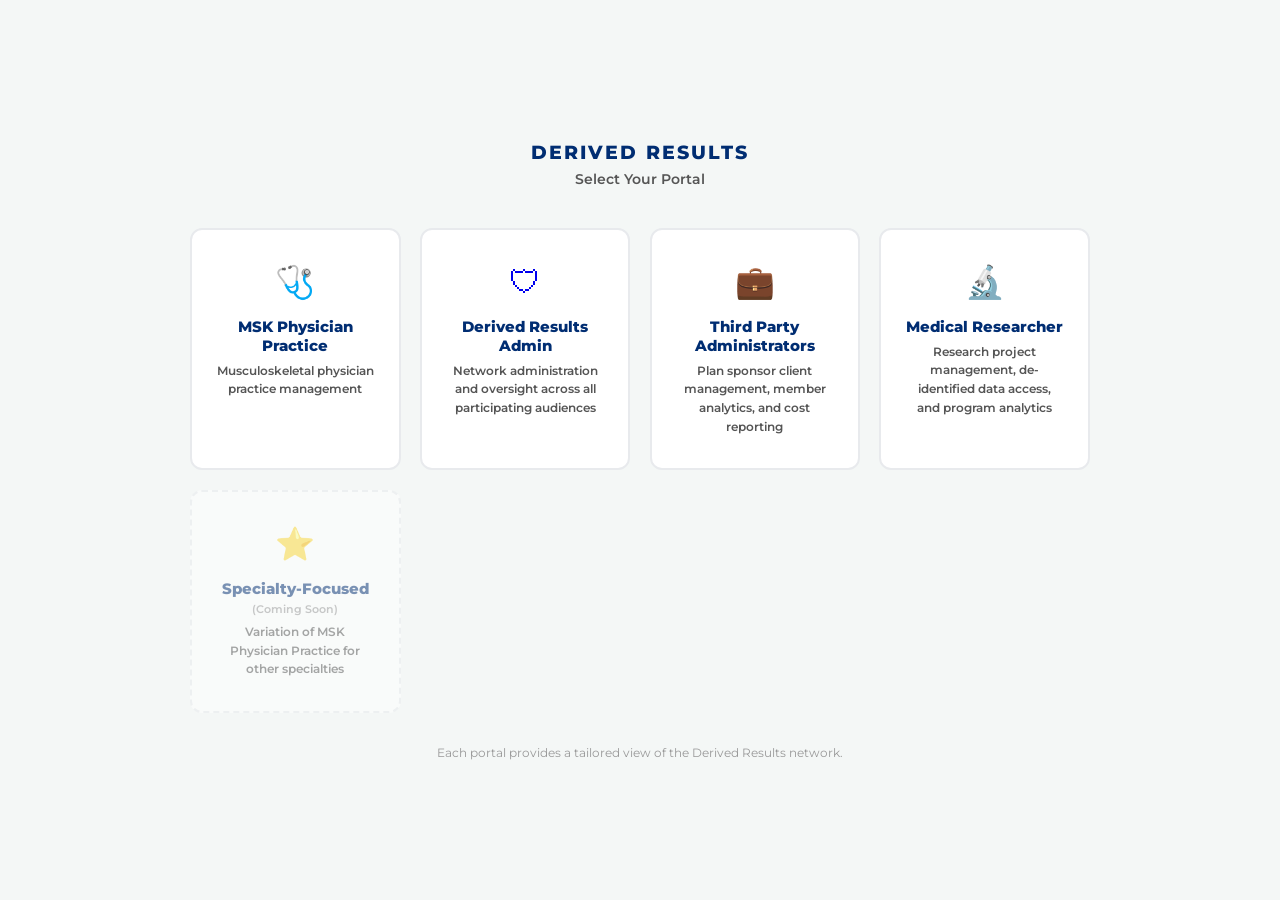
<file: selector.html>
<!DOCTYPE html>
<html lang="en">
<head>
    <meta charset="UTF-8"><title>Derived Results | Select Portal</title>
    <link href="https://fonts.googleapis.com/css2?family=Montserrat:wght@400;600;700;800&display=swap" rel="stylesheet">
    <link rel="stylesheet" href="styles.css">
    <style>
        body { display: flex; align-items: center; justify-content: center; min-height: 100vh; background: var(--bg-gray); }
        .selector-container { text-align: center; max-width: 900px; width: 100%; padding: 2rem; }
        .selector-brand { font-size: 1.2rem; font-weight: 800; text-transform: uppercase; letter-spacing: 2px; color: var(--primary-navy); margin-bottom: 0.4rem; }
        .selector-subtitle { font-size: 0.9rem; font-weight: 600; color: var(--text-muted); margin-bottom: 2.5rem; }
        .selector-grid { display: grid; grid-template-columns: repeat(auto-fit, minmax(200px, 1fr)); gap: 1.2rem; margin-bottom: 2rem; }
        .selector-card { background: white; border: 2px solid #e8eaed; border-radius: 12px; padding: 2rem 1.5rem; cursor: pointer; transition: all 0.2s; text-decoration: none; display: block; }
        .selector-card:hover { border-color: var(--primary-navy); box-shadow: 0 4px 20px rgba(0,45,114,0.12); transform: translateY(-2px); }
        .selector-card .card-icon { font-size: 2rem; margin-bottom: 1rem; }
        .selector-card .card-label { font-size: 0.95rem; font-weight: 800; color: var(--primary-navy); margin-bottom: 0.4rem; }
        .selector-card .card-desc { font-size: 0.78rem; font-weight: 600; color: var(--text-muted); line-height: 1.5; }
        .selector-card.future { opacity: 0.5; cursor: not-allowed; border-style: dashed; }
        .selector-card.future:hover { border-color: #e8eaed; box-shadow: none; transform: none; }
        .selector-card.future .card-label::after { content: ' (Coming Soon)'; font-weight: 600; color: #999; font-size: 0.7rem; }
        .selector-footer { font-size: 0.75rem; color: #999; margin-top: 1.5rem; }
    </style>
</head>
<body>
    <div class="selector-container">
        <div class="selector-brand" data-branding="org-name">Derived Results</div>
        <div class="selector-subtitle">Select Your Portal</div>
        <div class="selector-grid" id="portalGrid"></div>
        <div class="selector-footer">Each portal provides a tailored view of the Derived Results network.</div>
    </div>
    <script src="./view-config.js"></script>
    <script src="./branding.js"></script>
    <script>
        const ICONS = {
            msk_physician: '\u{1FA7A}',
            dr_admin: '\u{1F6E1}',
            tpa: '\u{1F4BC}',
            researcher: '\u{1F52C}',
            specialty: '\u{2B50}'
        };

        const grid = document.getElementById('portalGrid');
        const entries = [
            ...Object.values(VIEW_CONFIG),
            { key: 'specialty', label: 'Specialty-Focused', description: 'Variation of MSK Physician Practice for other specialties', future: true }
        ];

        grid.innerHTML = entries.map(v => {
            if (v.future) {
                return '<div class="selector-card future">' +
                    '<div class="card-icon">' + (ICONS[v.key] || '') + '</div>' +
                    '<div class="card-label">' + v.label + '</div>' +
                    '<div class="card-desc">' + v.description + '</div>' +
                '</div>';
            }
            return '<a class="selector-card" href="./naming.html?view=' + v.key + '">' +
                '<div class="card-icon">' + (ICONS[v.key] || '') + '</div>' +
                '<div class="card-label">' + v.label + '</div>' +
                '<div class="card-desc">' + v.description + '</div>' +
            '</a>';
        }).join('');
    </script>
</body>
</html>
</file>
<file: styles.css>
/* --- ADX Master Style: Restore Clinical Aesthetic --- */
:root {
    --primary-navy: #002D72;
    --secondary-red: #D6001C;
    --bg-gray: #f4f7f6;
    --border-color: #e0e0e0;
    --text-dark: #222;
    --text-muted: #555;
    --header-height: 64px;
}

html, body {
    height: 100vh; width: 100vw; margin: 0; padding: 0; overflow: hidden;
    font-family: 'Montserrat', sans-serif; background-color: var(--bg-gray); color: var(--text-dark);
}

body { display: flex; flex-direction: column; }

header {
    height: var(--header-height); background: white; padding: 0 2rem;
    display: flex; align-items: center; justify-content: space-between;
    border-bottom: 3px solid var(--primary-navy); box-shadow: 0 2px 10px rgba(0,0,0,0.05);
    flex-shrink: 0; z-index: 100; position: relative;
}

.logo-area { font-weight: 800; font-size: 1.5rem; color: var(--primary-navy); text-transform: uppercase; cursor: pointer; }
nav a { text-decoration: none; color: var(--text-dark); margin-left: 2rem; font-weight: 700; font-size: 0.9rem; cursor: pointer; }
nav a.active { color: var(--primary-navy); border-bottom: 3px solid var(--primary-navy); padding-bottom: 4px; }

.wrapper { display: flex; height: calc(100vh - var(--header-height)); width: 100%; overflow: hidden; }

/* Sidebar */
.sidebar { width: 320px; background: white; border-right: 1px solid var(--border-color); display: flex; flex-direction: column; flex-shrink: 0; }
.search-container { padding: 1rem 1.2rem; border-bottom: 1px solid #eee; }
#searchBox { width: 100%; padding: 9px 12px; border: 2px solid #ddd; border-radius: 6px; font-family: 'Montserrat'; font-weight: 600; box-sizing: border-box; font-size: 0.9rem; }
.list-container { flex: 1; overflow-y: auto; }
.list-item {
    width: 100%; text-align: left; background: none; border: none;
    border-bottom: 1px solid #f0f0f0; padding: 1rem 1.2rem; cursor: pointer;
    font-family: 'Montserrat'; transition: 0.2s;
}
.list-item:hover { background: #f8f9fa; }
.list-item.active { background: #e9ecef; border-left: 6px solid var(--primary-navy); }
.item-main { font-weight: 800; display: block; color: var(--primary-navy); font-size: 0.95rem; }
.item-sub { font-size: 0.8rem; font-weight: 600; color: var(--text-muted); margin-top: 3px; }

/* Detail Header: Navy Banner */
.detail-header {
    background: var(--primary-navy); color: white;
    padding: 1.6rem 2.5rem; display: flex; justify-content: space-between; align-items: center;
}
.header-actions { display: flex; gap: 0.75rem; }

/* Patient Tab Bar */
.detail-tabs {
    display: flex; align-items: stretch; justify-content: space-between;
    background: white; border-bottom: 2px solid var(--border-color);
    padding: 0 2.5rem; flex-shrink: 0;
}
.tab-list { display: flex; gap: 0; }
.tab-item {
    padding: 0.8rem 1.2rem; font-size: 0.78rem; font-weight: 700;
    color: var(--text-muted); cursor: pointer; border-bottom: 3px solid transparent;
    white-space: nowrap; background: none; border-top: none; border-left: none; border-right: none;
    font-family: 'Montserrat'; margin-bottom: -2px;
}
.tab-item.active { color: var(--primary-navy); border-bottom-color: var(--primary-navy); }
.tab-item:hover:not(.active) { color: var(--text-dark); }
.tab-actions { display: flex; gap: 0.4rem; align-items: center; }
.btn-tab-action {
    background: var(--primary-navy); color: white; padding: 6px 13px;
    border-radius: 5px; font-size: 0.72rem; font-weight: 700; border: none;
    cursor: pointer; font-family: 'Montserrat'; white-space: nowrap;
}
.btn-tab-action:hover { background: #003d9e; }

/* Hierarchical Data Styling */
main { flex: 1; height: 100%; overflow-y: auto; }
.view-section { padding: 2.5rem 3rem; }
.section-header { margin-bottom: 1.2rem; border-bottom: 2px solid var(--primary-navy); padding-bottom: 0.6rem; }
.section-header h3 { margin: 0; font-size: 0.95rem; text-transform: uppercase; color: var(--primary-navy); letter-spacing: 1px; }

.daily-grid { display: grid; grid-template-columns: repeat(auto-fit, minmax(200px, 1fr)); gap: 1.8rem; margin-bottom: 2.5rem; }
.daily-stat { border-left: 4px solid var(--primary-navy); padding-left: 1.2rem; }
.daily-stat.alert { border-left-color: var(--secondary-red); }
.stat-value { font-size: 2.2rem; font-weight: 800; display: block; line-height: 1; margin: 0.5rem 0; }
.stat-label { font-size: 0.75rem; font-weight: 800; color: var(--text-muted); text-transform: uppercase; }

.weekly-grid { display: grid; grid-template-columns: repeat(auto-fit, minmax(200px, 1fr)); gap: 1.2rem; margin-bottom: 2.5rem; background: #fff; padding: 1.8rem; border-radius: 8px; border: 1px solid #eee; }
.weekly-stat .stat-value { font-size: 1.2rem; color: var(--primary-navy); font-weight: 800; margin: 4px 0; }

.table-custom { width: 100%; border-collapse: collapse; margin-bottom: 2.5rem; }
.table-custom td, .table-custom th { padding: 11px 15px; border-bottom: 1px solid #f0f0f0; text-align: left; font-size: 0.95rem; }
.table-custom th { font-size: 0.75rem; text-transform: uppercase; color: var(--text-muted); }

/* Patient deep-history grid */
.deep-grid { display: grid; grid-template-columns: 1fr 1fr; gap: 1.2rem; margin-bottom: 2.5rem; }
.deep-card { background: white; border: 1px solid #eee; border-radius: 8px; padding: 1.2rem 1.5rem; }
.deep-card h4 { margin: 0 0 0.4rem 0; font-size: 0.75rem; text-transform: uppercase; letter-spacing: 0.5px; color: var(--text-muted); font-weight: 800; }
.deep-card p { margin: 0; font-size: 0.9rem; font-weight: 600; color: var(--text-dark); line-height: 1.5; }
.deep-card.alert-card { border-left: 4px solid var(--secondary-red); }
.deep-card.muted-card { border-left: 4px solid #ccc; opacity: 0.8; }

/* Visit Context Bar */
.visit-context {
    display: flex; flex-wrap: wrap; gap: 0.8rem; margin-bottom: 2.5rem;
    padding: 1rem 1.5rem; background: #f8f9fb; border-radius: 8px; border: 1px solid #e8eaed;
    align-items: center;
}
.ctx-badge {
    display: inline-flex; align-items: center; gap: 0.4rem;
    padding: 0.4rem 0.9rem; border-radius: 5px; font-size: 0.72rem; font-weight: 800;
    text-transform: uppercase; letter-spacing: 0.3px; white-space: nowrap;
}
.ctx-badge.green  { background: #e6f4ea; color: #0a8f2c; }
.ctx-badge.yellow { background: #fef7e0; color: #b8860b; }
.ctx-badge.red    { background: #fce8e6; color: #c62828; }
.ctx-badge.navy   { background: #e8edf5; color: var(--primary-navy); }
.ctx-badge.muted  { background: #f0f0f0; color: var(--text-muted); }
.ctx-sep { width: 1px; height: 22px; background: #ddd; }

/* Narrative Tag */
.narrative-tag {
    display: inline-block; font-style: italic; color: var(--text-muted);
    border-left: 3px solid #ccc; padding-left: 0.8rem; font-size: 0.95rem;
}
.narrative-label {
    display: inline-block; font-size: 0.6rem; font-weight: 800; text-transform: uppercase;
    background: #f0f0f0; color: #888; padding: 2px 6px; border-radius: 3px; margin-left: 0.5rem;
    vertical-align: middle; letter-spacing: 0.3px;
}

/* PROM History */
.prom-row {
    display: flex; gap: 1.5rem; margin-bottom: 2.5rem;
}
.prom-card {
    flex: 1; background: white; border: 1px solid #eee; border-radius: 8px;
    padding: 1rem 1.5rem; border-left: 4px solid var(--primary-navy);
}
.prom-card .prom-instrument { font-size: 0.7rem; font-weight: 800; text-transform: uppercase; color: var(--text-muted); letter-spacing: 0.5px; }
.prom-card .prom-score { font-size: 1.6rem; font-weight: 800; color: var(--primary-navy); margin: 0.3rem 0; }
.prom-card .prom-date { font-size: 0.75rem; font-weight: 600; color: #999; }
.prom-card.prior { border-left-color: #ccc; opacity: 0.7; }
.prom-card.prior .prom-score { color: var(--text-muted); }

/* Visit Action Bar */
.visit-actions {
    display: flex; flex-wrap: wrap; gap: 0.6rem; padding: 1.5rem 0; margin-top: 1rem;
    border-top: 2px solid var(--border-color);
}
.btn-visit {
    padding: 0.6rem 1.2rem; border-radius: 6px; font-size: 0.78rem; font-weight: 700;
    cursor: pointer; font-family: 'Montserrat'; border: none; white-space: nowrap;
}
.btn-visit.primary { background: var(--primary-navy); color: white; }
.btn-visit.primary:hover { background: #003d9e; }
.btn-visit.outline { background: white; color: var(--primary-navy); border: 2px solid var(--primary-navy); }
.btn-visit.outline:hover { background: #f0f4f8; }
.btn-visit.alert  { background: var(--secondary-red); color: white; }
.btn-visit.alert:hover { background: #b8001a; }

/* Quick Actions label in tab bar */
.tab-actions-label {
    font-size: 0.6rem; font-weight: 800; text-transform: uppercase; letter-spacing: 0.5px;
    color: #999; margin-right: 0.5rem; white-space: nowrap;
}

/* Staff Access Section */
.staff-access-grid { display: grid; grid-template-columns: repeat(auto-fit, minmax(220px, 1fr)); gap: 1rem; margin-bottom: 2.5rem; }
.staff-group { background: white; border: 1px solid #eee; border-radius: 8px; padding: 1rem 1.2rem; }
.staff-name { display: block; width: 100%; text-align: left; background: none; border: none; cursor: pointer; font-family: 'Montserrat'; padding: 0.3rem 0; }
.staff-name.physician { font-weight: 800; font-size: 0.9rem; color: var(--primary-navy); border-bottom: 1px solid #f0f0f0; padding-bottom: 0.6rem; margin-bottom: 0.4rem; }
.staff-name.physician:hover { text-decoration: underline; }
.staff-name.admin { font-weight: 600; font-size: 0.82rem; color: var(--text-muted); padding-left: 0.4rem; }
.staff-name.admin::before { content: "—"; margin-right: 0.4rem; opacity: 0.4; }
.staff-name.admin:hover { color: var(--primary-navy); }

/* Direction arrows for treatment response */
.dir-up   { color: #0a8f2c; font-weight: 800; }
.dir-down { color: var(--secondary-red); font-weight: 800; }

/* Buttons & Wizard */
.btn { padding: 10px 20px; border-radius: 6px; font-weight: 700; cursor: pointer; font-family: 'Montserrat'; border: none; transition: 0.2s; font-size: 0.85rem; }
.btn-primary { background: var(--primary-navy); color: white; }
.btn-secondary { background: white; color: var(--primary-navy); }
.btn-outline { background: transparent; border: 2px solid var(--primary-navy); color: var(--primary-navy); }
.btn-action { background: rgba(255,255,255,0.15); color: white; border: 1px solid rgba(255,255,255,0.3); font-size: 0.78rem; padding: 8px 16px; }
.btn-action:hover { background: rgba(255,255,255,0.3); }

.modal-overlay { position: fixed; top: 0; left: 0; width: 100vw; height: 100vh; background: rgba(0, 45, 114, 0.9); display: flex; align-items: center; justify-content: center; z-index: 1000; }
.modal-content.high-density { background: white; width: 950px; height: 700px; border-radius: 12px; display: flex; overflow: hidden; box-shadow: 0 25px 50px rgba(0,0,0,0.3); }
.wizard-sidebar { width: 240px; background: var(--primary-navy); color: white; padding: 2.5rem 1.8rem; }
.wizard-progress-item { margin-bottom: 1.5rem; font-size: 0.85rem; font-weight: 600; opacity: 0.4; padding-left: 15px; border-left: 3px solid transparent; }
.wizard-progress-item.active { opacity: 1; border-left-color: white; }
.wizard-main { flex: 1; display: flex; flex-direction: column; }
.wizard-footer { padding: 1.2rem 2.5rem; background: #f8f9fa; border-top: 1px solid #eee; display: flex; justify-content: space-between; }

.inherited-data-box { background: #f0f4f8; padding: 1.2rem; border-radius: 6px; border-left: 5px solid var(--primary-navy); margin-top: 1rem; }
.back-link { display: inline-block; margin-bottom: 1.5rem; font-weight: 800; color: var(--primary-navy); text-decoration: none; cursor: pointer; font-size: 0.8rem; }
.hidden { display: none !important; }

/* Wizard Form Elements */
.form-grid { display: grid; grid-template-columns: 1fr 1fr; gap: 1.5rem; margin-top: 1.5rem; }
.form-group { display: flex; flex-direction: column; gap: 0.5rem; }
.form-group.span-2 { grid-column: span 2; }
.form-group label { font-size: 0.75rem; font-weight: 800; text-transform: uppercase; letter-spacing: 0.5px; color: var(--text-muted); }
.form-group input, .form-group select {
    padding: 12px 15px; border: 2px solid #ddd; border-radius: 6px;
    font-family: 'Montserrat'; font-weight: 600; font-size: 0.95rem;
    color: var(--text-dark); background: white; box-sizing: border-box; width: 100%;
    transition: border-color 0.2s;
}
.form-group input:focus, .form-group select:focus { outline: none; border-color: var(--primary-navy); }
#wizBody textarea { width: 100%; box-sizing: border-box; padding: 15px; border: 2px solid #ddd; border-radius: 6px; font-family: 'Montserrat'; font-weight: 600; font-size: 0.95rem; resize: vertical; min-height: 90px; }
#wizBody textarea:focus { outline: none; border-color: var(--primary-navy); }


/* --- TPA Trust & Transparency UI --- */

/* 1. Branding */
.header-brand { display: flex; align-items: center; gap: 1.2rem; }
.powered-badge {
    font-size: 0.6rem; color: var(--text-muted); text-transform: uppercase;
    letter-spacing: 0.04em; border-left: 1px solid #ddd; padding-left: 1rem;
}
.powered-badge strong { color: var(--primary-navy); }

/* 2. ROI Flyout */
.roi-card { position: relative; }
.roi-math-toggle {
    background: none; border: 1px solid #ddd; border-radius: 4px;
    font-size: 0.65rem; font-weight: 700; color: var(--primary-navy);
    cursor: pointer; padding: 3px 8px; font-family: 'Montserrat';
}
.roi-math-toggle:hover { background: #f0f4f8; }
.roi-flyout {
    background: #f0f4f8; border: 1px solid #dbeafe; border-radius: 6px;
    padding: 0.8rem; margin-top: 0.6rem;
}
.roi-formula-line {
    display: block; font-size: 0.75rem; font-weight: 600;
    color: var(--text-muted); padding: 0.15rem 0;
}
.roi-formula-divider { display: block; height: 1px; background: var(--primary-navy); margin: 0.4rem 0; opacity: 0.3; }
.roi-formula-result { color: #0a8f2c; font-weight: 800; }
.btn-export-raw {
    display: block; width: 100%; margin-top: 0.5rem; padding: 6px;
    background: white; border: 1px solid var(--primary-navy); border-radius: 4px;
    font-size: 0.68rem; font-weight: 700; color: var(--primary-navy);
    cursor: pointer; font-family: 'Montserrat'; text-align: center;
}
.btn-export-raw:hover { background: var(--primary-navy); color: white; }

/* 3. Clinical Quality Scorecard */
.clinical-scorecard { display: grid; grid-template-columns: 1fr 1fr 1fr; gap: 1rem; margin-bottom: 2.5rem; }
.scorecard-card {
    background: #f8f9fb; border: 1px solid #e8eaed; border-radius: 8px;
    padding: 1.2rem; text-align: center; border-top: 3px solid var(--primary-navy);
}
.scorecard-label {
    font-size: 0.72rem; font-weight: 800; color: var(--primary-navy);
    text-transform: uppercase; letter-spacing: 0.04em; margin-bottom: 0.4rem;
}
.scorecard-value { font-size: 2.8rem; font-weight: 900; color: var(--primary-navy); line-height: 1; }
.scorecard-sub { font-size: 0.68rem; color: var(--text-muted); margin-top: 0.4rem; line-height: 1.4; }

/* 4. Friction Tags & Data Freshness */
.friction-tags { display: flex; flex-wrap: wrap; gap: 0.3rem; margin-top: 0.4rem; }
.friction-tag { font-size: 0.6rem; font-weight: 700; padding: 2px 6px; border-radius: 3px; white-space: nowrap; }
.tag-review { background: #fef7e0; color: #b8860b; }
.tag-contacted { background: #dbeafe; color: var(--primary-navy); }
.tag-resolved { background: #e6f4ea; color: #0a8f2c; }
.data-freshness {
    display: inline-flex; align-items: center; gap: 0.4rem;
    font-size: 0.7rem; font-weight: 700; color: var(--text-muted);
    background: white; border: 1px solid #e0e0e0; border-radius: 4px;
    padding: 4px 10px; margin-bottom: 1rem;
}
.freshness-dot { width: 8px; height: 8px; border-radius: 50%; background: #0a8f2c; display: inline-block; box-shadow: 0 0 4px #0a8f2c; }

/* 5. Client View Toggle */
.view-toggle { display: flex; gap: 0; border: 2px solid var(--primary-navy); border-radius: 6px; overflow: hidden; margin: 0 1.5rem; }
.toggle-btn {
    padding: 6px 14px; font-size: 0.72rem; font-weight: 700;
    border: none; cursor: pointer; font-family: 'Montserrat';
    background: white; color: var(--primary-navy); transition: 0.15s;
}
.toggle-btn.active { background: var(--primary-navy); color: white; }
.toggle-btn:hover:not(.active) { background: #f0f4f8; }
.client-view-active .sidebar { display: none; }
.client-view-active .hot-list-card { display: none; }
.client-view-active .friction-alerts-card { display: none; }
.client-view-active .data-freshness { display: none; }

/* 6. Reconciliation Badge */
.reconciliation-badge {
    position: absolute; bottom: -20px; right: 2rem;
    font-size: 0.6rem; font-weight: 700; color: #0a8f2c;
    background: #e6f4ea; padding: 3px 10px; border-radius: 0 0 4px 4px;
    z-index: 99; letter-spacing: 0.03em;
}
</file>
